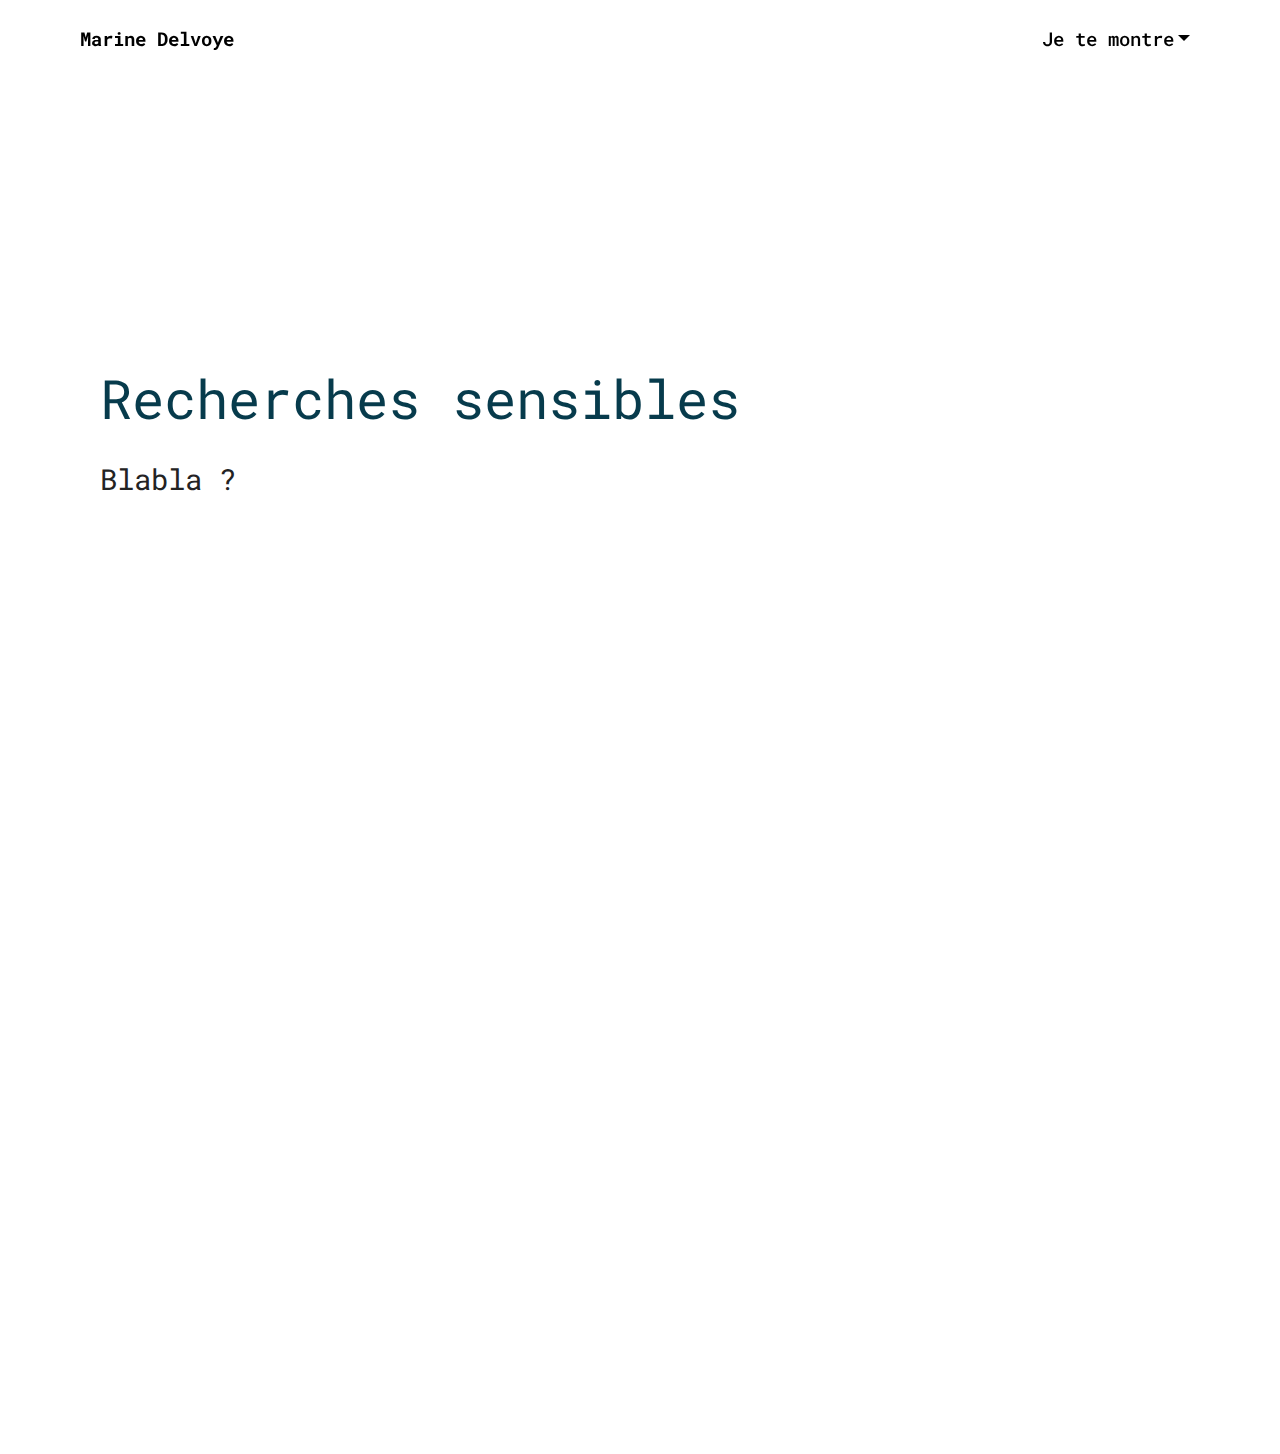
<file: index.html>
<!DOCTYPE html>
<html >
<head>
  <!-- Site made with Mobirise Website Builder v4.8.6, https://mobirise.com -->
  <meta charset="UTF-8">
  <meta http-equiv="X-UA-Compatible" content="IE=edge">
  <meta name="generator" content="Mobirise v4.8.6, mobirise.com">
  <meta name="viewport" content="width=device-width, initial-scale=1, minimum-scale=1">
  <link rel="shortcut icon" href="assets/images/logo2.png" type="image/x-icon">
  <meta name="description" content="">
  <title>Home</title>
  <link rel="stylesheet" href="assets/web/assets/mobirise-icons/mobirise-icons.css">
  <link rel="stylesheet" href="assets/web/assets/mobirise-icons2/mobirise2.css">
  <link rel="stylesheet" href="assets/tether/tether.min.css">
  <link rel="stylesheet" href="assets/bootstrap/css/bootstrap.min.css">
  <link rel="stylesheet" href="assets/bootstrap/css/bootstrap-grid.min.css">
  <link rel="stylesheet" href="assets/bootstrap/css/bootstrap-reboot.min.css">
  <link rel="stylesheet" href="assets/animatecss/animate.min.css">
  <link rel="stylesheet" href="assets/dropdown/css/style.css">
  <link rel="stylesheet" href="assets/theme/css/style.css">
  <link rel="stylesheet" href="assets/mobirise/css/mbr-additional.css" type="text/css">
  
  
  
</head>
<body>
  <section class="menu cid-qTkzRZLJNu" once="menu" id="menu1-0">

    

    <nav class="navbar navbar-expand beta-menu navbar-dropdown align-items-center navbar-fixed-top navbar-toggleable-sm bg-color transparent">
        <button class="navbar-toggler navbar-toggler-right" type="button" data-toggle="collapse" data-target="#navbarSupportedContent" aria-controls="navbarSupportedContent" aria-expanded="false" aria-label="Toggle navigation">
            <div class="hamburger">
                <span></span>
                <span></span>
                <span></span>
                <span></span>
            </div>
        </button>
        <div class="menu-logo">
            <div class="navbar-brand">
                
                <span class="navbar-caption-wrap"><a class="navbar-caption text-black display-4" href="index.html">Marine Delvoye</a></span>
            </div>
        </div>
        <div class="collapse navbar-collapse" id="navbarSupportedContent">
            <ul class="navbar-nav nav-dropdown nav-right" data-app-modern-menu="true"><li class="nav-item dropdown open">
                    <a class="nav-link link dropdown-toggle text-black display-4" href="illustrations.html" aria-expanded="true" data-toggle="dropdown-submenu">Je te montre</a><div class="dropdown-menu"><a class="dropdown-item text-black display-4" href="illustrations.html" aria-expanded="false">Illustrations</a><a class="dropdown-item text-black display-4" href="carnets.html" aria-expanded="false">Carnets</a><a class="dropdown-item text-black display-4" href="collaborations.html" aria-expanded="false">Collaborations</a><a class="dropdown-item text-black display-4" href="illustrations.html" aria-expanded="false">Où me joindre</a></div>
                </li></ul>
            
        </div>
    </nav>
</section>

<section class="engine"><a href="https://mobirise.info/f">simple site maker</a></section><section class="header9 cid-r96csTwDpN mbr-fullscreen" id="header9-z">

    

    

    <div class="container">
        <div class="media-container-column mbr-white col-md-8">
            <h1 class="mbr-section-title align-left mbr-bold pb-3 mbr-fonts-style display-1"><span style="font-weight: normal;">
                Recherches sensibles</span></h1>
            
            <p class="mbr-text align-left pb-3 mbr-fonts-style display-5">Blabla ?&nbsp;</p>
            
        </div>
    </div>

    
</section>

<section class="features2 cid-r96g5rKijL" id="features2-19">

    

    
    
    <div class="container">
        <div class="media-container-row">
            <div class="card p-3 col-12 col-md-6 col-lg-4">
                <div class="card-wrapper">
                    <div class="card-img">
                        <img src="assets/images/etiquette-illustration-676x507.png" alt="Mobirise" title="">
                    </div>
                    <div class="card-box">
                        <h4 class="card-title pb-3 mbr-fonts-style display-5"><a href="illustrations.html" class="text-black">
                            ILLUSTRATIONS</a></h4>
                        <p class="mbr-text mbr-fonts-style display-7"></p>
                    </div>
                </div>
            </div>

            <div class="card p-3 col-12 col-md-6 col-lg-4">
                <div class="card-wrapper">
                    <div class="card-img">
                        <img src="assets/images/etiquette-carnet-ii-676x507.png" alt="Mobirise" title="">
                    </div>
                    <div class="card-box ">
                        <h4 class="card-title pb-3 mbr-fonts-style display-5"><a href="carnets.html" class="text-black">
                            CARNETS</a></h4>
                        <p class="mbr-text mbr-fonts-style display-7"></p>
                    </div>
                </div>
            </div>

            <div class="card p-3 col-12 col-md-6 col-lg-4">
                <div class="card-wrapper">
                    <div class="card-img">
                        <img src="assets/images/untitled-1-676x507.png" alt="Mobirise" title="">
                    </div>
                    <div class="card-box">
                        <h4 class="card-title pb-3 mbr-fonts-style display-5"><a href="collaborations.html" class="text-black">
                            COLLABORATIONS</a></h4>
                        <p class="mbr-text mbr-fonts-style display-7"><a href="https://mobirise.co">n more...</a>
                        </p>
                    </div>
                </div>
            </div>

            
        </div>
    </div>
</section>

<section once="" class="cid-r96p0AcWuY" id="footer6-1a">

    

    

    <div class="container">
        <div class="media-container-row align-center mbr-white">
            <div class="col-12">
                <p class="mbr-text mb-0 mbr-fonts-style display-7">
                    © Copyright 2017 Marine Delvoye - All Rights Reserved
                </p>
            </div>
        </div>
    </div>
</section>


  <script src="assets/web/assets/jquery/jquery.min.js"></script>
  <script src="assets/tether/tether.min.js"></script>
  <script src="assets/popper/popper.min.js"></script>
  <script src="assets/bootstrap/js/bootstrap.min.js"></script>
  <script src="assets/smoothscroll/smooth-scroll.js"></script>
  <script src="assets/touchswipe/jquery.touch-swipe.min.js"></script>
  <script src="assets/viewportchecker/jquery.viewportchecker.js"></script>
  <script src="assets/dropdown/js/script.min.js"></script>
  <script src="assets/theme/js/script.js"></script>
  
  
 <div id="scrollToTop" class="scrollToTop mbr-arrow-up"><a style="text-align: center;"><i></i></a></div>
    <input name="animation" type="hidden">
  </body>
</html>
</file>
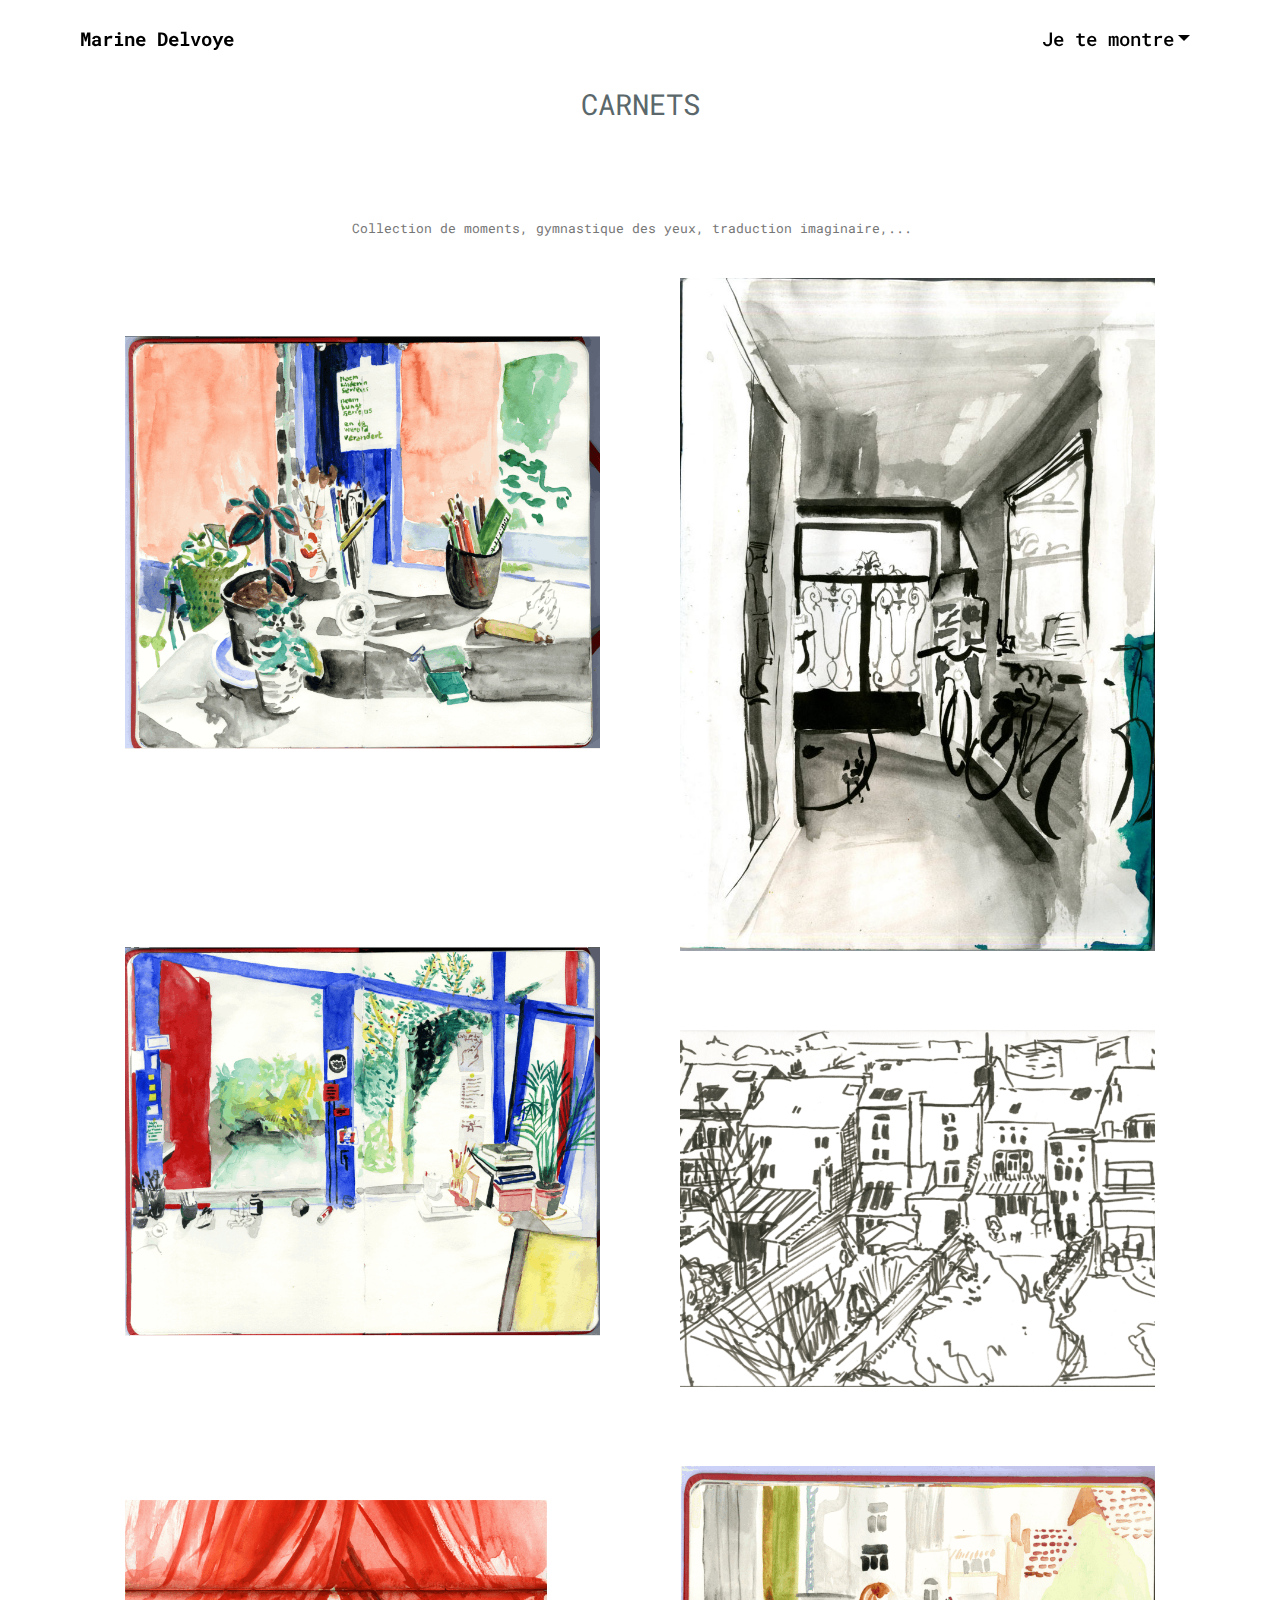
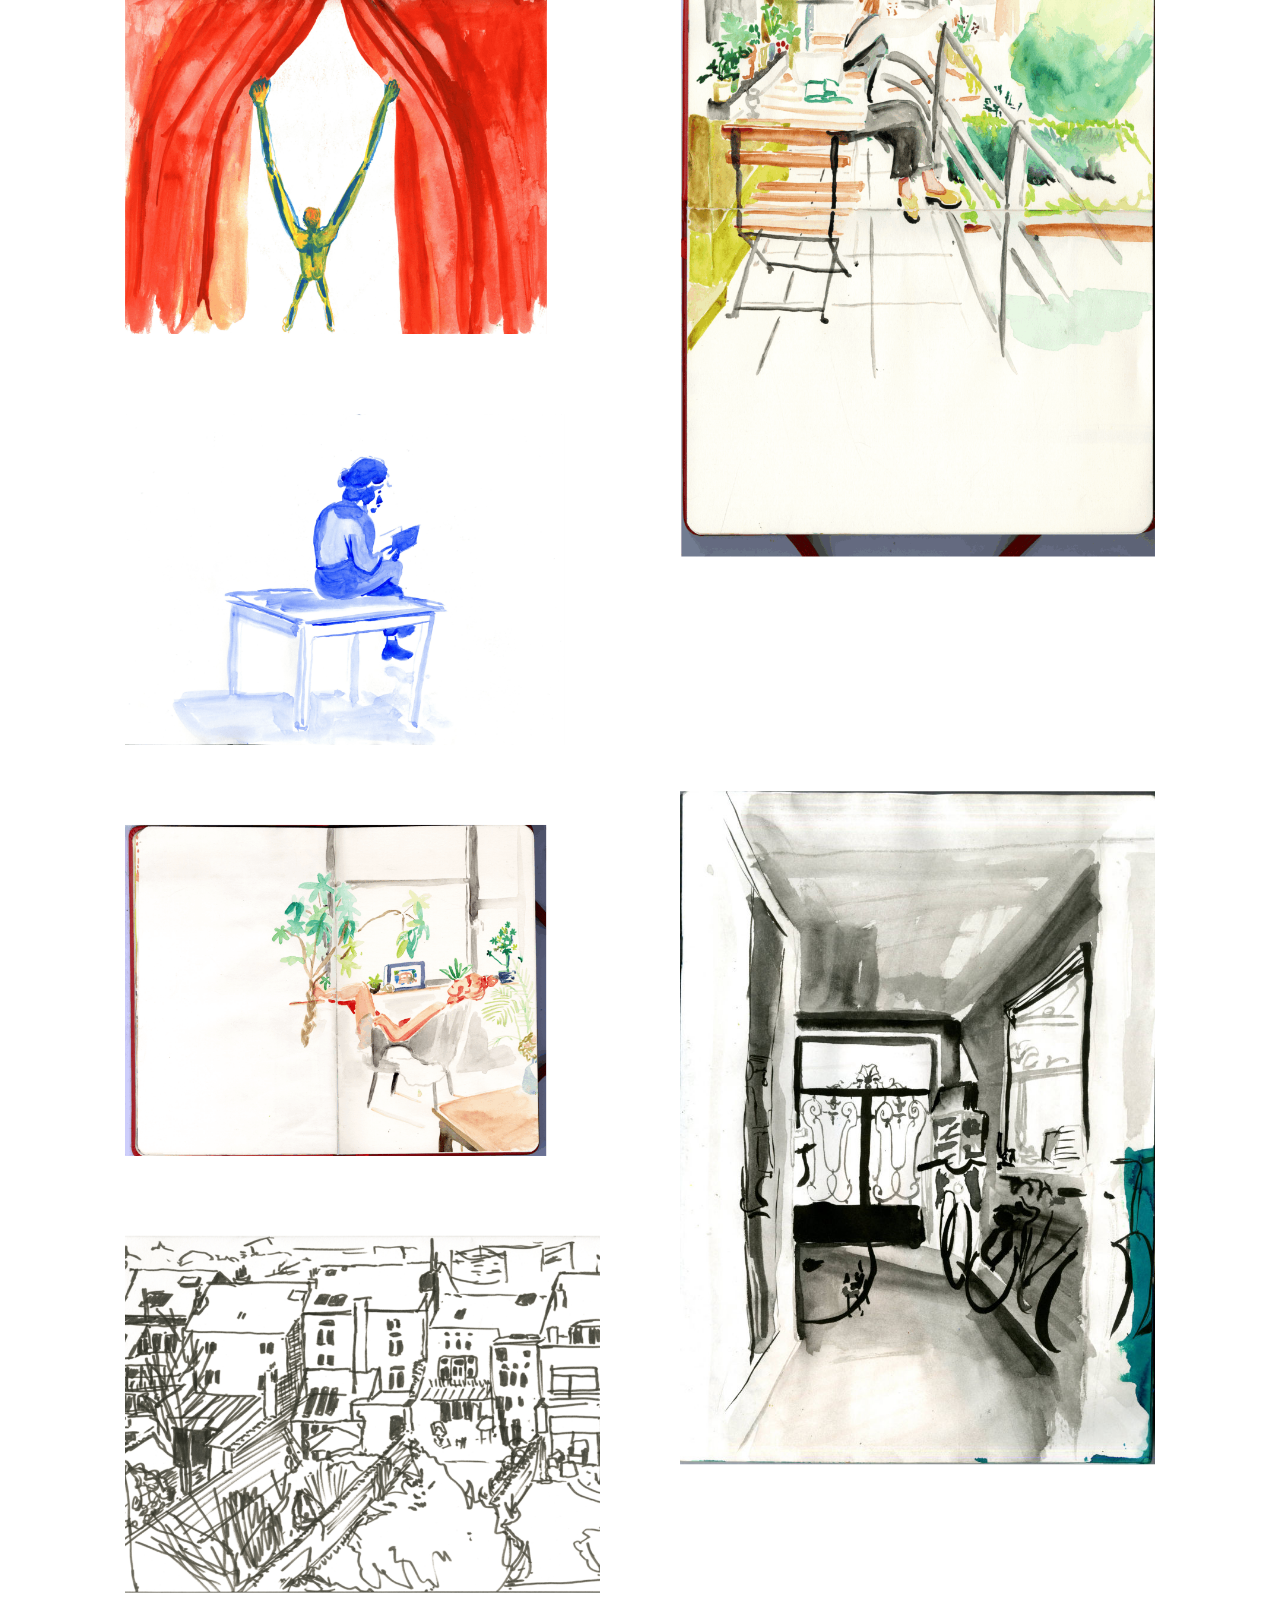
<file: carnets.html>
<!DOCTYPE html>
<html >
<head>
  <!-- Site made with Mobirise Website Builder v4.8.6, https://mobirise.com -->
  <meta charset="UTF-8">
  <meta http-equiv="X-UA-Compatible" content="IE=edge">
  <meta name="generator" content="Mobirise v4.8.6, mobirise.com">
  <meta name="viewport" content="width=device-width, initial-scale=1, minimum-scale=1">
  <link rel="shortcut icon" href="assets/images/logo2.png" type="image/x-icon">
  <meta name="description" content="Web Site Builder Description">
  <title>Carnets</title>
  <link rel="stylesheet" href="assets/web/assets/mobirise-icons/mobirise-icons.css">
  <link rel="stylesheet" href="assets/web/assets/mobirise-icons2/mobirise2.css">
  <link rel="stylesheet" href="assets/tether/tether.min.css">
  <link rel="stylesheet" href="assets/bootstrap/css/bootstrap.min.css">
  <link rel="stylesheet" href="assets/bootstrap/css/bootstrap-grid.min.css">
  <link rel="stylesheet" href="assets/bootstrap/css/bootstrap-reboot.min.css">
  <link rel="stylesheet" href="assets/dropdown/css/style.css">
  <link rel="stylesheet" href="assets/animatecss/animate.min.css">
  <link rel="stylesheet" href="assets/theme/css/style.css">
  <link rel="stylesheet" href="assets/gallery/style.css">
  <link rel="stylesheet" href="assets/mobirise/css/mbr-additional.css" type="text/css">
  
  
  
</head>
<body>
  <section class="menu cid-qTkzRZLJNu" once="menu" id="menu1-c">

    

    <nav class="navbar navbar-expand beta-menu navbar-dropdown align-items-center navbar-fixed-top navbar-toggleable-sm bg-color transparent">
        <button class="navbar-toggler navbar-toggler-right" type="button" data-toggle="collapse" data-target="#navbarSupportedContent" aria-controls="navbarSupportedContent" aria-expanded="false" aria-label="Toggle navigation">
            <div class="hamburger">
                <span></span>
                <span></span>
                <span></span>
                <span></span>
            </div>
        </button>
        <div class="menu-logo">
            <div class="navbar-brand">
                
                <span class="navbar-caption-wrap"><a class="navbar-caption text-black display-4" href="index.html">Marine Delvoye</a></span>
            </div>
        </div>
        <div class="collapse navbar-collapse" id="navbarSupportedContent">
            <ul class="navbar-nav nav-dropdown nav-right" data-app-modern-menu="true"><li class="nav-item dropdown open">
                    <a class="nav-link link dropdown-toggle text-black display-4" href="illustrations.html" aria-expanded="true" data-toggle="dropdown-submenu">Je te montre</a><div class="dropdown-menu"><a class="dropdown-item text-black display-4" href="illustrations.html" aria-expanded="false">Illustrations</a><a class="dropdown-item text-black display-4" href="carnets.html" aria-expanded="false">Carnets</a><a class="dropdown-item text-black display-4" href="collaborations.html" aria-expanded="false">Collaborations</a><a class="dropdown-item text-black display-4" href="illustrations.html" aria-expanded="false">Où me joindre</a></div>
                </li></ul>
            
        </div>
    </nav>
</section>

<section class="engine"><a href="https://mobirise.info/r">free bootstrap templates</a></section><section class="mbr-section content5 cid-r95pR6ibnv" id="content5-t">

    

    

    <div class="container">
        <div class="media-container-row">
            <div class="title col-12 col-md-8">
                <h2 class="align-center mbr-bold mbr-white pb-3 mbr-fonts-style display-5"><span style="font-weight: normal;">CARNETS</span></h2>
                
                
                
            </div>
        </div>
    </div>
</section>

<section class="mbr-section article content1 cid-r95pY1ogqP" id="content1-u">
    
     

    <div class="container">
        <div class="media-container-row">
            <div class="mbr-text col-12 col-md-8 mbr-fonts-style display-7">Collection de moments, gymnastique des yeux, traduction imaginaire,... &nbsp;</div>
        </div>
    </div>
</section>

<section class="mbr-gallery mbr-slider-carousel cid-r95qoaWwRf" id="gallery1-x">

    

    <div class="container">
        <div><!-- Filter --><!-- Gallery --><div class="mbr-gallery-row"><div class="mbr-gallery-layout-default"><div><div><div class="mbr-gallery-item mbr-gallery-item--p5" data-video-url="false" data-tags="Impressionnant"><div href="#lb-gallery1-x" data-slide-to="0" data-toggle="modal"><img src="assets/images/untitled-1-1920x2148-800x895.png" alt="" title=""><span class="icon-focus"></span></div></div><div class="mbr-gallery-item mbr-gallery-item--p5" data-video-url="false" data-tags="Créatif"><div href="#lb-gallery1-x" data-slide-to="1" data-toggle="modal"><img src="assets/images/img023-2000x2832-800x1133.jpg" alt="" title=""><span class="icon-focus"></span></div></div><div class="mbr-gallery-item mbr-gallery-item--p5" data-video-url="false" data-tags="Adaptatif"><div href="#lb-gallery1-x" data-slide-to="2" data-toggle="modal"><img src="assets/images/bureau-2-1920x2148-800x895.png" alt="" title=""><span class="icon-focus"></span></div></div><div class="mbr-gallery-item mbr-gallery-item--p5" data-video-url="false" data-tags="Animé"><div href="#lb-gallery1-x" data-slide-to="3" data-toggle="modal"><img src="assets/images/etiquette-carnet-ii-1024x768-800x600.png" alt="" title=""><span class="icon-focus"></span></div></div><div class="mbr-gallery-item mbr-gallery-item--p5" data-video-url="false" data-tags="Impressionnant"><div href="#lb-gallery1-x" data-slide-to="4" data-toggle="modal"><img src="assets/images/justine-1080x1920-800x1422.png" alt="" title=""><span class="icon-focus"></span></div></div><div class="mbr-gallery-item mbr-gallery-item--p5" data-video-url="false" data-tags="Impressionnant"><div href="#lb-gallery1-x" data-slide-to="5" data-toggle="modal"><img src="assets/images/hello-1184x1080-800x730.png" alt="" title=""><span class="icon-focus"></span></div></div><div class="mbr-gallery-item mbr-gallery-item--p5" data-video-url="false" data-tags="Adaptatif"><div href="#lb-gallery1-x" data-slide-to="6" data-toggle="modal"><img src="assets/images/autre-1552x1080-800x557.png" alt="" title=""><span class="icon-focus"></span></div></div><div class="mbr-gallery-item mbr-gallery-item--p5" data-video-url="false" data-tags="Créatif"><div href="#lb-gallery1-x" data-slide-to="7" data-toggle="modal"><img src="assets/images/img023-2000x2832-800x1133.jpg" alt="" title=""><span class="icon-focus"></span></div></div><div class="mbr-gallery-item mbr-gallery-item--p5" data-video-url="false" data-tags="Adaptatif"><div href="#lb-gallery1-x" data-slide-to="8" data-toggle="modal"><img src="assets/images/justine-2-1552x1080-800x557.png" alt="" title=""><span class="icon-focus"></span></div></div><div class="mbr-gallery-item mbr-gallery-item--p5" data-video-url="false" data-tags="Animé"><div href="#lb-gallery1-x" data-slide-to="9" data-toggle="modal"><img src="assets/images/etiquette-carnet-ii-1024x768-800x600.png" alt="" title=""><span class="icon-focus"></span></div></div></div></div><div class="clearfix"></div></div></div><!-- Lightbox --><div data-app-prevent-settings="" class="mbr-slider modal fade carousel slide" tabindex="-1" data-keyboard="true" data-interval="false" id="lb-gallery1-x"><div class="modal-dialog"><div class="modal-content"><div class="modal-body"><ol class="carousel-indicators"><li data-app-prevent-settings="" data-target="#lb-gallery1-x" data-slide-to="0"></li><li data-app-prevent-settings="" data-target="#lb-gallery1-x" data-slide-to="1"></li><li data-app-prevent-settings="" data-target="#lb-gallery1-x" data-slide-to="2"></li><li data-app-prevent-settings="" data-target="#lb-gallery1-x" data-slide-to="3"></li><li data-app-prevent-settings="" data-target="#lb-gallery1-x" data-slide-to="4"></li><li data-app-prevent-settings="" data-target="#lb-gallery1-x" data-slide-to="5"></li><li data-app-prevent-settings="" data-target="#lb-gallery1-x" data-slide-to="6"></li><li data-app-prevent-settings="" data-target="#lb-gallery1-x" data-slide-to="7"></li><li data-app-prevent-settings="" data-target="#lb-gallery1-x" data-slide-to="8"></li><li data-app-prevent-settings="" data-target="#lb-gallery1-x" class=" active" data-slide-to="9"></li></ol><div class="carousel-inner"><div class="carousel-item"><img src="assets/images/untitled-1-1920x2148.png" alt="" title=""></div><div class="carousel-item"><img src="assets/images/img023-2000x2832.jpg" alt="" title=""></div><div class="carousel-item"><img src="assets/images/bureau-2-1920x2148.png" alt="" title=""></div><div class="carousel-item"><img src="assets/images/etiquette-carnet-ii-1024x768.png" alt="" title=""></div><div class="carousel-item"><img src="assets/images/justine-1080x1920.png" alt="" title=""></div><div class="carousel-item"><img src="assets/images/hello-1184x1080.png" alt="" title=""></div><div class="carousel-item"><img src="assets/images/autre-1552x1080.png" alt="" title=""></div><div class="carousel-item"><img src="assets/images/img023-2000x2832.jpg" alt="" title=""></div><div class="carousel-item"><img src="assets/images/justine-2-1552x1080.png" alt="" title=""></div><div class="carousel-item active"><img src="assets/images/etiquette-carnet-ii-1024x768.png" alt="" title=""></div></div><a class="carousel-control carousel-control-prev" role="button" data-slide="prev" href="#lb-gallery1-x"><span class="mbri-left mbr-iconfont" aria-hidden="true"></span><span class="sr-only">Previous</span></a><a class="carousel-control carousel-control-next" role="button" data-slide="next" href="#lb-gallery1-x"><span class="mbri-right mbr-iconfont" aria-hidden="true"></span><span class="sr-only">Next</span></a><a class="close" href="#" role="button" data-dismiss="modal"><span class="sr-only">Close</span></a></div></div></div></div></div>
    </div>

</section>

<section once="" class="cid-r96xgD36pM" id="footer6-1c">

    

    

    <div class="container">
        <div class="media-container-row align-center mbr-white">
            <div class="col-12">
                <p class="mbr-text mb-0 mbr-fonts-style display-7">
                    © Copyright 2017 Marine Delvoye - All Rights Reserved
                </p>
            </div>
        </div>
    </div>
</section>


  <script src="assets/web/assets/jquery/jquery.min.js"></script>
  <script src="assets/tether/tether.min.js"></script>
  <script src="assets/popper/popper.min.js"></script>
  <script src="assets/bootstrap/js/bootstrap.min.js"></script>
  <script src="assets/dropdown/js/script.min.js"></script>
  <script src="assets/touchswipe/jquery.touch-swipe.min.js"></script>
  <script src="assets/viewportchecker/jquery.viewportchecker.js"></script>
  <script src="assets/smoothscroll/smooth-scroll.js"></script>
  <script src="assets/bootstrapcarouselswipe/bootstrap-carousel-swipe.js"></script>
  <script src="assets/vimeoplayer/jquery.mb.vimeo_player.js"></script>
  <script src="assets/masonry/masonry.pkgd.min.js"></script>
  <script src="assets/imagesloaded/imagesloaded.pkgd.min.js"></script>
  <script src="assets/theme/js/script.js"></script>
  <script src="assets/gallery/player.min.js"></script>
  <script src="assets/gallery/script.js"></script>
  <script src="assets/slidervideo/script.js"></script>
  
  
 <div id="scrollToTop" class="scrollToTop mbr-arrow-up"><a style="text-align: center;"><i></i></a></div>
    <input name="animation" type="hidden">
  </body>
</html>
</file>
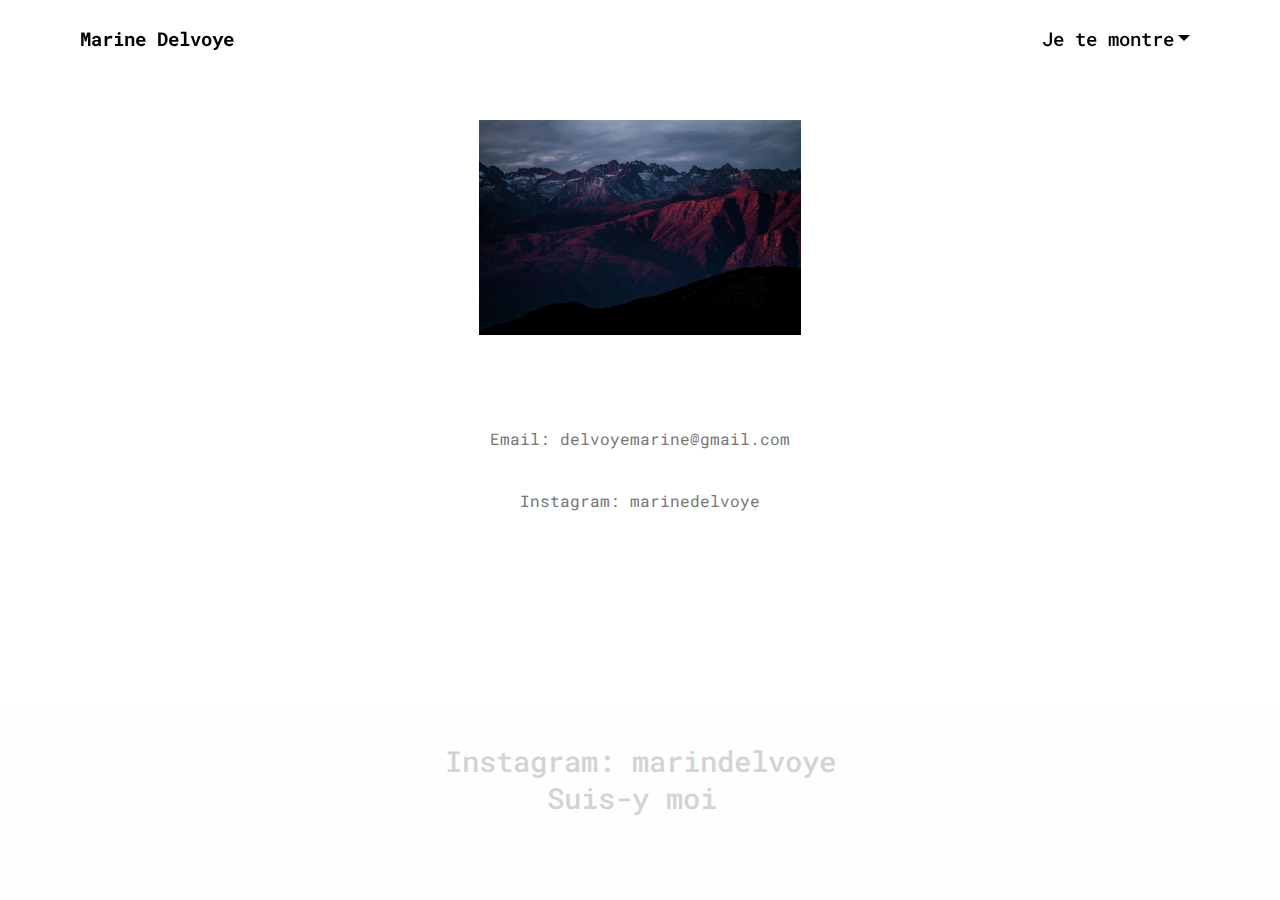
<file: contact.html>
<!DOCTYPE html>
<html >
<head>
  <!-- Site made with Mobirise Website Builder v4.8.6, https://mobirise.com -->
  <meta charset="UTF-8">
  <meta http-equiv="X-UA-Compatible" content="IE=edge">
  <meta name="generator" content="Mobirise v4.8.6, mobirise.com">
  <meta name="viewport" content="width=device-width, initial-scale=1, minimum-scale=1">
  <link rel="shortcut icon" href="assets/images/logo2.png" type="image/x-icon">
  <meta name="description" content="Website Creator Description">
  <title>Contact</title>
  <link rel="stylesheet" href="assets/web/assets/mobirise-icons2/mobirise2.css">
  <link rel="stylesheet" href="assets/web/assets/mobirise-icons/mobirise-icons.css">
  <link rel="stylesheet" href="assets/tether/tether.min.css">
  <link rel="stylesheet" href="assets/bootstrap/css/bootstrap.min.css">
  <link rel="stylesheet" href="assets/bootstrap/css/bootstrap-grid.min.css">
  <link rel="stylesheet" href="assets/bootstrap/css/bootstrap-reboot.min.css">
  <link rel="stylesheet" href="assets/dropdown/css/style.css">
  <link rel="stylesheet" href="assets/animatecss/animate.min.css">
  <link rel="stylesheet" href="assets/style.css">
  <link rel="stylesheet" href="assets/slick.css">
  <link rel="stylesheet" href="assets/theme/css/style.css">
  <link rel="stylesheet" href="assets/mobirise/css/mbr-additional.css" type="text/css">
  
  
  
</head>
<body>
  <section class="menu cid-qTkzRZLJNu" once="menu" id="menu1-e">

    

    <nav class="navbar navbar-expand beta-menu navbar-dropdown align-items-center navbar-fixed-top navbar-toggleable-sm bg-color transparent">
        <button class="navbar-toggler navbar-toggler-right" type="button" data-toggle="collapse" data-target="#navbarSupportedContent" aria-controls="navbarSupportedContent" aria-expanded="false" aria-label="Toggle navigation">
            <div class="hamburger">
                <span></span>
                <span></span>
                <span></span>
                <span></span>
            </div>
        </button>
        <div class="menu-logo">
            <div class="navbar-brand">
                
                <span class="navbar-caption-wrap"><a class="navbar-caption text-black display-4" href="index.html">Marine Delvoye</a></span>
            </div>
        </div>
        <div class="collapse navbar-collapse" id="navbarSupportedContent">
            <ul class="navbar-nav nav-dropdown nav-right" data-app-modern-menu="true"><li class="nav-item dropdown open">
                    <a class="nav-link link dropdown-toggle text-black display-4" href="illustrations.html" aria-expanded="true" data-toggle="dropdown-submenu">Je te montre</a><div class="dropdown-menu"><a class="dropdown-item text-black display-4" href="illustrations.html" aria-expanded="false">Illustrations</a><a class="dropdown-item text-black display-4" href="carnets.html" aria-expanded="false">Carnets</a><a class="dropdown-item text-black display-4" href="collaborations.html" aria-expanded="false">Collaborations</a><a class="dropdown-item text-black display-4" href="illustrations.html" aria-expanded="false">Où me joindre</a></div>
                </li></ul>
            
        </div>
    </nav>
</section>

<section class="engine"><a href="https://mobirise.info/t">amp templates</a></section><section class="cid-r9nVJCvLi7" id="image3-1g">

    

    <figure class="mbr-figure container">
            <div class="image-block" style="width: 29%;">
                <img src="assets/images/jumbotron.jpg" width="1400" alt="Mobirise">
                
            </div>
    </figure>
</section>

<section class="mbr-section article content1 cid-r96xKZdarg" id="content1-1e">
    
     

    <div class="container">
        <div class="media-container-row">
            <div class="mbr-text col-12 col-md-8 mbr-fonts-style display-5"><p>
                <strong> </strong></p><p><span style="font-size: 1rem;">Email: delvoyemarine@gmail.com</span></p><p><span style="font-size: 1rem;">Instagram: marinedelvoye</span></p><p><span style="font-size: 1rem;"><br></span><br></p></div>
        </div>
    </div>
</section>

<section class="mbr-instagram-feed" data-rows="" data-per-row-slider="7" data-spacing="5" data-full-width="" data-token="308002906.727bfe1.8b42411e8a5247e5a02ebbf846344a40" data-per-row-grid="" id="instagram-feed-block-1y" data-rv-view="1730" style="background-color: rgb(250, 250, 250); padding-top: 40px; padding-bottom: 40px;">
    
    <div class="container container_toggle">
        <div class="row">
            <div class="col">
                <div class="inst">
                    <h1 class="inst__title align-center mbr-fonts-style display-5">Instagram: marindelvoye <br>Suis-y moi&nbsp;</h1>
                    <div class="inst__content"></div>
                    
                </div>
            </div>
        </div>
    </div>
</section>


  <script src="assets/web/assets/jquery/jquery.min.js"></script>
  <script src="assets/tether/tether.min.js"></script>
  <script src="assets/popper/popper.min.js"></script>
  <script src="assets/bootstrap/js/bootstrap.min.js"></script>
  <script src="assets/smoothscroll/smooth-scroll.js"></script>
  <script src="assets/viewportchecker/jquery.viewportchecker.js"></script>
  <script src="assets/dropdown/js/script.min.js"></script>
  <script src="assets/touchswipe/jquery.touch-swipe.min.js"></script>
  <script src="assets/index.js"></script>
  <script src="assets/slick.min.js"></script>
  <script src="assets/theme/js/script.js"></script>
  
  
 <div id="scrollToTop" class="scrollToTop mbr-arrow-up"><a style="text-align: center;"><i></i></a></div>
    <input name="animation" type="hidden">
  </body>
</html>
</file>
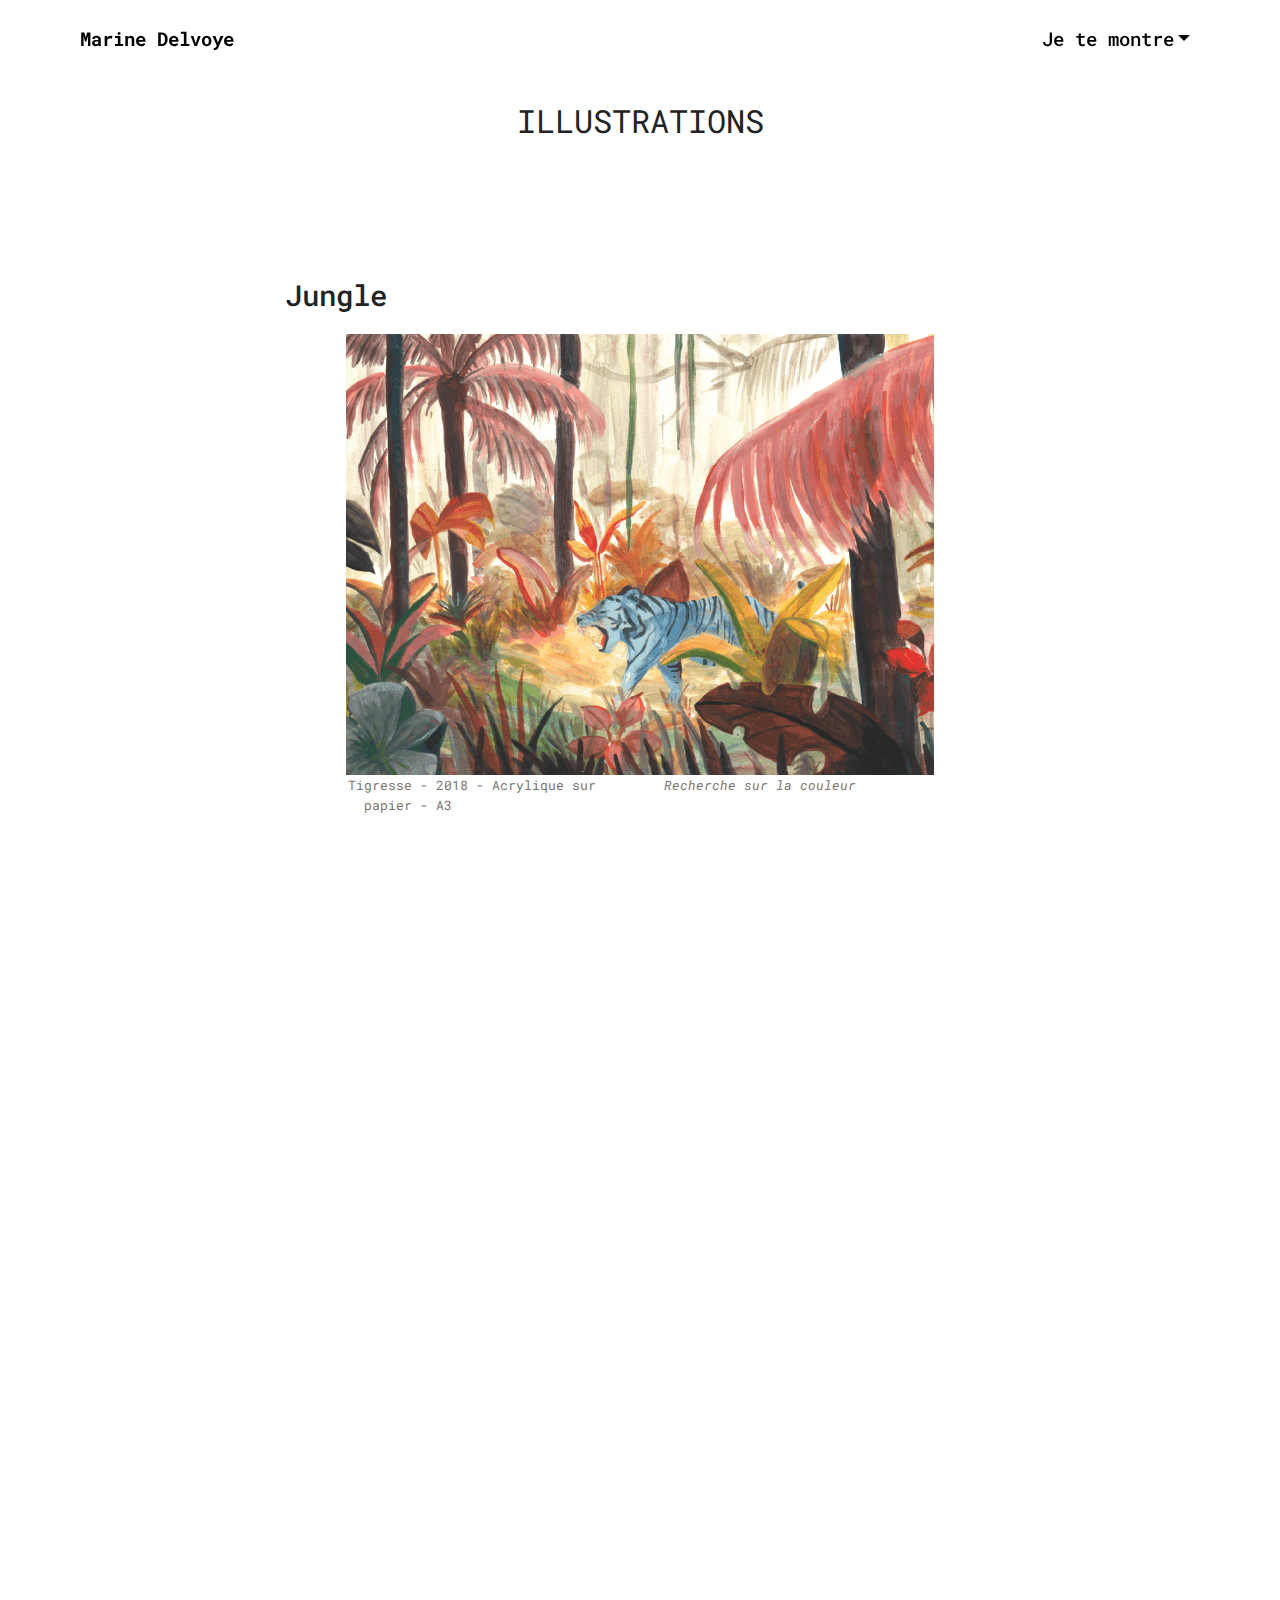
<file: illustrations.html>
<!DOCTYPE html>
<html >
<head>
  <!-- Site made with Mobirise Website Builder v4.8.6, https://mobirise.com -->
  <meta charset="UTF-8">
  <meta http-equiv="X-UA-Compatible" content="IE=edge">
  <meta name="generator" content="Mobirise v4.8.6, mobirise.com">
  <meta name="viewport" content="width=device-width, initial-scale=1, minimum-scale=1">
  <link rel="shortcut icon" href="assets/images/logo2.png" type="image/x-icon">
  <meta name="description" content="Web Maker Description">
  <title>Illustrations</title>
  <link rel="stylesheet" href="assets/web/assets/mobirise-icons2/mobirise2.css">
  <link rel="stylesheet" href="assets/tether/tether.min.css">
  <link rel="stylesheet" href="assets/bootstrap/css/bootstrap.min.css">
  <link rel="stylesheet" href="assets/bootstrap/css/bootstrap-grid.min.css">
  <link rel="stylesheet" href="assets/bootstrap/css/bootstrap-reboot.min.css">
  <link rel="stylesheet" href="assets/dropdown/css/style.css">
  <link rel="stylesheet" href="assets/animatecss/animate.min.css">
  <link rel="stylesheet" href="assets/theme/css/style.css">
  <link rel="stylesheet" href="assets/mobirise/css/mbr-additional.css" type="text/css">
  
  
  
</head>
<body>
  <section class="menu cid-qTkzRZLJNu" once="menu" id="menu1-b">

    

    <nav class="navbar navbar-expand beta-menu navbar-dropdown align-items-center navbar-fixed-top navbar-toggleable-sm bg-color transparent">
        <button class="navbar-toggler navbar-toggler-right" type="button" data-toggle="collapse" data-target="#navbarSupportedContent" aria-controls="navbarSupportedContent" aria-expanded="false" aria-label="Toggle navigation">
            <div class="hamburger">
                <span></span>
                <span></span>
                <span></span>
                <span></span>
            </div>
        </button>
        <div class="menu-logo">
            <div class="navbar-brand">
                
                <span class="navbar-caption-wrap"><a class="navbar-caption text-black display-4" href="index.html">Marine Delvoye</a></span>
            </div>
        </div>
        <div class="collapse navbar-collapse" id="navbarSupportedContent">
            <ul class="navbar-nav nav-dropdown nav-right" data-app-modern-menu="true"><li class="nav-item dropdown open">
                    <a class="nav-link link dropdown-toggle text-black display-4" href="illustrations.html" aria-expanded="true" data-toggle="dropdown-submenu">Je te montre</a><div class="dropdown-menu"><a class="dropdown-item text-black display-4" href="illustrations.html" aria-expanded="false">Illustrations</a><a class="dropdown-item text-black display-4" href="carnets.html" aria-expanded="false">Carnets</a><a class="dropdown-item text-black display-4" href="collaborations.html" aria-expanded="false">Collaborations</a><a class="dropdown-item text-black display-4" href="illustrations.html" aria-expanded="false">Où me joindre</a></div>
                </li></ul>
            
        </div>
    </nav>
</section>

<section class="engine"><a href="https://mobirise.info/r">bootstrap template</a></section><section class="mbr-section content5 cid-r95gF58H1J" id="content5-n">

    

    

    <div class="container">
        <div class="media-container-row">
            <div class="title col-12 col-md-8">
                <h2 class="align-center mbr-bold mbr-white pb-3 mbr-fonts-style display-2"><span style="font-weight: normal;">
                    ILLUSTRATIONS</span></h2>
                
                
                
            </div>
        </div>
    </div>
</section>

<section class="mbr-section content4 cid-r95ei8vxff" id="content4-k">

    

    <div class="container">
        <div class="media-container-row">
            <div class="title col-12 col-md-8">
                <h2 class="align-center pb-3 mbr-fonts-style display-5">Jungle</h2>
                
                
            </div>
        </div>
    </div>
</section>

<section class="cid-r95ivIqjPI" id="image1-o">

    

    <figure class="mbr-figure container">
            <div class="image-block" style="width: 53%;">
                <img src="assets/images/tigre-1024x768.png" width="1400" alt="Mobirise" title="">
                
            </div>
    </figure>
</section>

<section class="mbr-section article content3 cid-r95nP97lsJ" id="content3-r">
      
     

    <div class="container">
        <div class="media-container-row">
            <div class="row col-12 col-md-8">
                <div class="col-12 col-md-6 pr-lg-4 mbr-text mbr-fonts-style display-7"><p>&nbsp; &nbsp; &nbsp; Tigresse - 2018 - Acrylique sur &nbsp; &nbsp; &nbsp; &nbsp; &nbsp; papier - A3</p><p>&nbsp;&nbsp;&nbsp;&nbsp;&nbsp;&nbsp;&nbsp;&nbsp;<br>&nbsp;&nbsp;&nbsp;&nbsp;&nbsp;&nbsp;&nbsp;&nbsp;&nbsp;&nbsp;&nbsp;&nbsp;<br></p></div>
                <div class="col-12 col-md-6 pl-lg-4 mbr-text mbr-fonts-style display-7"><em>Recherche sur la couleur</em></div>
            </div>
        </div>
    </div>
</section>

<section class="mbr-section content4 cid-raIlh0cZeS" id="content4-1h">

    

    <div class="container">
        <div class="media-container-row">
            <div class="title col-12 col-md-8">
                <h2 class="align-center pb-3 mbr-fonts-style display-5">Danse</h2>
                
                
            </div>
        </div>
    </div>
</section>

<section class="cid-raIlihy7tD" id="image1-1j">

    

    <figure class="mbr-figure container">
            <div class="image-block" style="width: 53%;">
                <img src="assets/images/untitled-1-1176x662.png" width="1400" alt="Mobirise" title="">
                
            </div>
    </figure>
</section>

<section class="mbr-section article content3 cid-raIliH6cxC" id="content3-1k">
      
     

    <div class="container">
        <div class="media-container-row">
            <div class="row col-12 col-md-8">
                <div class="col-12 col-md-6 pr-lg-4 mbr-text mbr-fonts-style display-7"><p>&nbsp; &nbsp; &nbsp; La danse - 2018 - Ecoline sur &nbsp; &nbsp; &nbsp; &nbsp; &nbsp; &nbsp; papier&nbsp;<br>&nbsp;&nbsp;&nbsp;&nbsp;&nbsp;&nbsp;&nbsp;&nbsp;&nbsp;&nbsp;&nbsp;&nbsp;<br></p></div>
                <div class="col-12 col-md-6 pl-lg-4 mbr-text mbr-fonts-style display-7"><em>Recherche sur le corps</em></div>
            </div>
        </div>
    </div>
</section>

<section class="mbr-section content4 cid-raIvepCa0T" id="content4-1p">

    

    <div class="container">
        <div class="media-container-row">
            <div class="title col-12 col-md-8">
                <h2 class="align-center pb-3 mbr-fonts-style display-5"><strong>Promenade</strong></h2>
                
                
            </div>
        </div>
    </div>
</section>

<section class="cid-raIu73T1bc" id="image1-1m">

    

    <figure class="mbr-figure container">
            <div class="image-block" style="width: 53%;">
                <img src="assets/images/untitled-1-1176x818.png" width="1400" alt="Mobirise" title="">
                
            </div>
    </figure>
</section>

<section class="mbr-section article content3 cid-raIu9bswNA" id="content3-1n">
      
     

    <div class="container">
        <div class="media-container-row">
            <div class="row col-12 col-md-8">
                <div class="col-12 col-md-6 pr-lg-4 mbr-text mbr-fonts-style display-7"><p>&nbsp; &nbsp; &nbsp; Promenade- 2018 - Aquarelle sur &nbsp; &nbsp; &nbsp; &nbsp; &nbsp; papier brun - A5<br>&nbsp;&nbsp;&nbsp;&nbsp;&nbsp;&nbsp;&nbsp;&nbsp;&nbsp;&nbsp;&nbsp;&nbsp;<br></p></div>
                <div class="col-12 col-md-6 pl-lg-4 mbr-text mbr-fonts-style display-7"><em>Recherche sur le temps</em></div>
            </div>
        </div>
    </div>
</section>


  <script src="assets/web/assets/jquery/jquery.min.js"></script>
  <script src="assets/popper/popper.min.js"></script>
  <script src="assets/tether/tether.min.js"></script>
  <script src="assets/bootstrap/js/bootstrap.min.js"></script>
  <script src="assets/dropdown/js/script.min.js"></script>
  <script src="assets/touchswipe/jquery.touch-swipe.min.js"></script>
  <script src="assets/viewportchecker/jquery.viewportchecker.js"></script>
  <script src="assets/smoothscroll/smooth-scroll.js"></script>
  <script src="assets/theme/js/script.js"></script>
  
  
 <div id="scrollToTop" class="scrollToTop mbr-arrow-up"><a style="text-align: center;"><i></i></a></div>
    <input name="animation" type="hidden">
  </body>
</html>
</file>
<file: assets/web/assets/mobirise-icons/mobirise-icons.css>
@font-face {
  font-family: 'MobiriseIcons';
  src:  url('mobirise-icons.eot?spat4u');
  src:  url('mobirise-icons.eot?spat4u#iefix') format('embedded-opentype'),
    url('mobirise-icons.ttf?spat4u') format('truetype'),
    url('mobirise-icons.woff?spat4u') format('woff'),
    url('mobirise-icons.svg?spat4u#MobiriseIcons') format('svg');
  font-weight: normal;
  font-style: normal;
}

[class^="mbri-"], [class*=" mbri-"] {
  /* use !important to prevent issues with browser extensions that change fonts */
  font-family: MobiriseIcons !important;
  speak: none;
  font-style: normal;
  font-weight: normal;
  font-variant: normal;
  text-transform: none;
  line-height: 1;

  /* Better Font Rendering =========== */
  -webkit-font-smoothing: antialiased;
  -moz-osx-font-smoothing: grayscale;
}

.mbri-add-submenu:before {
  content: "\e900";
}
.mbri-alert:before {
  content: "\e901";
}
.mbri-align-center:before {
  content: "\e902";
}
.mbri-align-justify:before {
  content: "\e903";
}
.mbri-align-left:before {
  content: "\e904";
}
.mbri-align-right:before {
  content: "\e905";
}
.mbri-android:before {
  content: "\e906";
}
.mbri-apple:before {
  content: "\e907";
}
.mbri-arrow-down:before {
  content: "\e908";
}
.mbri-arrow-next:before {
  content: "\e909";
}
.mbri-arrow-prev:before {
  content: "\e90a";
}
.mbri-arrow-up:before {
  content: "\e90b";
}
.mbri-bold:before {
  content: "\e90c";
}
.mbri-bookmark:before {
  content: "\e90d";
}
.mbri-bootstrap:before {
  content: "\e90e";
}
.mbri-briefcase:before {
  content: "\e90f";
}
.mbri-browse:before {
  content: "\e910";
}
.mbri-bulleted-list:before {
  content: "\e911";
}
.mbri-calendar:before {
  content: "\e912";
}
.mbri-camera:before {
  content: "\e913";
}
.mbri-cart-add:before {
  content: "\e914";
}
.mbri-cart-full:before {
  content: "\e915";
}
.mbri-cash:before {
  content: "\e916";
}
.mbri-change-style:before {
  content: "\e917";
}
.mbri-chat:before {
  content: "\e918";
}
.mbri-clock:before {
  content: "\e919";
}
.mbri-close:before {
  content: "\e91a";
}
.mbri-cloud:before {
  content: "\e91b";
}
.mbri-code:before {
  content: "\e91c";
}
.mbri-contact-form:before {
  content: "\e91d";
}
.mbri-credit-card:before {
  content: "\e91e";
}
.mbri-cursor-click:before {
  content: "\e91f";
}
.mbri-cust-feedback:before {
  content: "\e920";
}
.mbri-database:before {
  content: "\e921";
}
.mbri-delivery:before {
  content: "\e922";
}
.mbri-desktop:before {
  content: "\e923";
}
.mbri-devices:before {
  content: "\e924";
}
.mbri-down:before {
  content: "\e925";
}
.mbri-download:before {
  content: "\e989";
}
.mbri-drag-n-drop:before {
  content: "\e927";
}
.mbri-drag-n-drop2:before {
  content: "\e928";
}
.mbri-edit:before {
  content: "\e929";
}
.mbri-edit2:before {
  content: "\e92a";
}
.mbri-error:before {
  content: "\e92b";
}
.mbri-extension:before {
  content: "\e92c";
}
.mbri-features:before {
  content: "\e92d";
}
.mbri-file:before {
  content: "\e92e";
}
.mbri-flag:before {
  content: "\e92f";
}
.mbri-folder:before {
  content: "\e930";
}
.mbri-gift:before {
  content: "\e931";
}
.mbri-github:before {
  content: "\e932";
}
.mbri-globe:before {
  content: "\e933";
}
.mbri-globe-2:before {
  content: "\e934";
}
.mbri-growing-chart:before {
  content: "\e935";
}
.mbri-hearth:before {
  content: "\e936";
}
.mbri-help:before {
  content: "\e937";
}
.mbri-home:before {
  content: "\e938";
}
.mbri-hot-cup:before {
  content: "\e939";
}
.mbri-idea:before {
  content: "\e93a";
}
.mbri-image-gallery:before {
  content: "\e93b";
}
.mbri-image-slider:before {
  content: "\e93c";
}
.mbri-info:before {
  content: "\e93d";
}
.mbri-italic:before {
  content: "\e93e";
}
.mbri-key:before {
  content: "\e93f";
}
.mbri-laptop:before {
  content: "\e940";
}
.mbri-layers:before {
  content: "\e941";
}
.mbri-left-right:before {
  content: "\e942";
}
.mbri-left:before {
  content: "\e943";
}
.mbri-letter:before {
  content: "\e944";
}
.mbri-like:before {
  content: "\e945";
}
.mbri-link:before {
  content: "\e946";
}
.mbri-lock:before {
  content: "\e947";
}
.mbri-login:before {
  content: "\e948";
}
.mbri-logout:before {
  content: "\e949";
}
.mbri-magic-stick:before {
  content: "\e94a";
}
.mbri-map-pin:before {
  content: "\e94b";
}
.mbri-menu:before {
  content: "\e94c";
}
.mbri-mobile:before {
  content: "\e94d";
}
.mbri-mobile2:before {
  content: "\e94e";
}
.mbri-mobirise:before {
  content: "\e94f";
}
.mbri-more-horizontal:before {
  content: "\e950";
}
.mbri-more-vertical:before {
  content: "\e951";
}
.mbri-music:before {
  content: "\e952";
}
.mbri-new-file:before {
  content: "\e953";
}
.mbri-numbered-list:before {
  content: "\e954";
}
.mbri-opened-folder:before {
  content: "\e955";
}
.mbri-pages:before {
  content: "\e956";
}
.mbri-paper-plane:before {
  content: "\e957";
}
.mbri-paperclip:before {
  content: "\e958";
}
.mbri-photo:before {
  content: "\e959";
}
.mbri-photos:before {
  content: "\e95a";
}
.mbri-pin:before {
  content: "\e95b";
}
.mbri-play:before {
  content: "\e95c";
}
.mbri-plus:before {
  content: "\e95d";
}
.mbri-preview:before {
  content: "\e95e";
}
.mbri-print:before {
  content: "\e95f";
}
.mbri-protect:before {
  content: "\e960";
}
.mbri-question:before {
  content: "\e961";
}
.mbri-quote-left:before {
  content: "\e962";
}
.mbri-quote-right:before {
  content: "\e963";
}
.mbri-refresh:before {
  content: "\e964";
}
.mbri-responsive:before {
  content: "\e965";
}
.mbri-right:before {
  content: "\e966";
}
.mbri-rocket:before {
  content: "\e967";
}
.mbri-sad-face:before {
  content: "\e968";
}
.mbri-sale:before {
  content: "\e969";
}
.mbri-save:before {
  content: "\e96a";
}
.mbri-search:before {
  content: "\e96b";
}
.mbri-setting:before {
  content: "\e96c";
}
.mbri-setting2:before {
  content: "\e96d";
}
.mbri-setting3:before {
  content: "\e96e";
}
.mbri-share:before {
  content: "\e96f";
}
.mbri-shopping-bag:before {
  content: "\e970";
}
.mbri-shopping-basket:before {
  content: "\e971";
}
.mbri-shopping-cart:before {
  content: "\e972";
}
.mbri-sites:before {
  content: "\e973";
}
.mbri-smile-face:before {
  content: "\e974";
}
.mbri-speed:before {
  content: "\e975";
}
.mbri-star:before {
  content: "\e976";
}
.mbri-success:before {
  content: "\e977";
}
.mbri-sun:before {
  content: "\e978";
}
.mbri-sun2:before {
  content: "\e979";
}
.mbri-tablet:before {
  content: "\e97a";
}
.mbri-tablet-vertical:before {
  content: "\e97b";
}
.mbri-target:before {
  content: "\e97c";
}
.mbri-timer:before {
  content: "\e97d";
}
.mbri-to-ftp:before {
  content: "\e97e";
}
.mbri-to-local-drive:before {
  content: "\e97f";
}
.mbri-touch-swipe:before {
  content: "\e980";
}
.mbri-touch:before {
  content: "\e981";
}
.mbri-trash:before {
  content: "\e982";
}
.mbri-underline:before {
  content: "\e983";
}
.mbri-unlink:before {
  content: "\e984";
}
.mbri-unlock:before {
  content: "\e985";
}
.mbri-up-down:before {
  content: "\e986";
}
.mbri-up:before {
  content: "\e987";
}
.mbri-update:before {
  content: "\e988";
}
.mbri-upload:before {
 content: "\e926"; 
}
.mbri-user:before {
  content: "\e98a";
}
.mbri-user2:before {
  content: "\e98b";
}
.mbri-users:before {
  content: "\e98c";
}
.mbri-video:before {
  content: "\e98d";
}
.mbri-video-play:before {
  content: "\e98e";
}
.mbri-watch:before {
  content: "\e98f";
}
.mbri-website-theme:before {
  content: "\e990";
}
.mbri-wifi:before {
  content: "\e991";
}
.mbri-windows:before {
  content: "\e992";
}
.mbri-zoom-out:before {
  content: "\e993";
}
.mbri-redo:before {
  content: "\e994";
}
.mbri-undo:before {
  content: "\e995";
}
</file>
<file: assets/web/assets/mobirise-icons2/mobirise2.css>
@font-face {
  font-family: 'Moririse2';
  src:  url('mobirise2.eot?f2bix4');
  src:  url('mobirise2.eot?f2bix4#iefix') format('embedded-opentype'),
    url('mobirise2.ttf?f2bix4') format('truetype'),
    url('mobirise2.woff?f2bix4') format('woff'),
    url('mobirise2.svg?f2bix4#mobirise2') format('svg');
  font-weight: normal;
  font-style: normal;
}

[class^="mobi-"], [class*=" mobi-"] {
  /* use !important to prevent issues with browser extensions that change fonts */
  font-family: 'Moririse2' !important;
  speak: none;
  font-style: normal;
  font-weight: normal;
  font-variant: normal;
  text-transform: none;
  line-height: 1;

  /* Better Font Rendering =========== */
  -webkit-font-smoothing: antialiased;
  -moz-osx-font-smoothing: grayscale;
}

.mobi-mbri-add-submenu:before {
  content: "\e900";
}
.mobi-mbri-alert:before {
  content: "\e901";
}
.mobi-mbri-align-center:before {
  content: "\e902";
}
.mobi-mbri-align-justify:before {
  content: "\e903";
}
.mobi-mbri-align-left:before {
  content: "\e904";
}
.mobi-mbri-align-right:before {
  content: "\e905";
}
.mobi-mbri-android:before {
  content: "\e906";
}
.mobi-mbri-apple:before {
  content: "\e907";
}
.mobi-mbri-arrow-down:before {
  content: "\e908";
}
.mobi-mbri-arrow-next:before {
  content: "\e909";
}
.mobi-mbri-arrow-prev:before {
  content: "\e90a";
}
.mobi-mbri-arrow-up:before {
  content: "\e90b";
}
.mobi-mbri-bold:before {
  content: "\e90c";
}
.mobi-mbri-bookmark:before {
  content: "\e90d";
}
.mobi-mbri-bootstrap:before {
  content: "\e90e";
}
.mobi-mbri-briefcase:before {
  content: "\e90f";
}
.mobi-mbri-browse:before {
  content: "\e910";
}
.mobi-mbri-bulleted-list:before {
  content: "\e911";
}
.mobi-mbri-calendar:before {
  content: "\e912";
}
.mobi-mbri-camera:before {
  content: "\e913";
}
.mobi-mbri-cart-add:before {
  content: "\e914";
}
.mobi-mbri-cart-full:before {
  content: "\e915";
}
.mobi-mbri-cash:before {
  content: "\e916";
}
.mobi-mbri-change-style:before {
  content: "\e917";
}
.mobi-mbri-chat:before {
  content: "\e918";
}
.mobi-mbri-clock:before {
  content: "\e919";
}
.mobi-mbri-close:before {
  content: "\e91a";
}
.mobi-mbri-cloud:before {
  content: "\e91b";
}
.mobi-mbri-code:before {
  content: "\e91c";
}
.mobi-mbri-contact-form:before {
  content: "\e91d";
}
.mobi-mbri-credit-card:before {
  content: "\e91e";
}
.mobi-mbri-cursor-click:before {
  content: "\e91f";
}
.mobi-mbri-cust-feedback:before {
  content: "\e920";
}
.mobi-mbri-database:before {
  content: "\e921";
}
.mobi-mbri-delivery:before {
  content: "\e922";
}
.mobi-mbri-desktop:before {
  content: "\e923";
}
.mobi-mbri-devices:before {
  content: "\e924";
}
.mobi-mbri-down:before {
  content: "\e925";
}
.mobi-mbri-download-2:before {
  content: "\e926";
}
.mobi-mbri-download:before {
  content: "\e927";
}
.mobi-mbri-drag-n-drop-2:before {
  content: "\e928";
}
.mobi-mbri-drag-n-drop:before {
  content: "\e929";
}
.mobi-mbri-edit-2:before {
  content: "\e92a";
}
.mobi-mbri-edit:before {
  content: "\e92b";
}
.mobi-mbri-error:before {
  content: "\e92c";
}
.mobi-mbri-extension:before {
  content: "\e92d";
}
.mobi-mbri-features:before {
  content: "\e92e";
}
.mobi-mbri-file:before {
  content: "\e92f";
}
.mobi-mbri-flag:before {
  content: "\e930";
}
.mobi-mbri-folder:before {
  content: "\e931";
}
.mobi-mbri-gift:before {
  content: "\e932";
}
.mobi-mbri-github:before {
  content: "\e933";
}
.mobi-mbri-globe-2:before {
  content: "\e934";
}
.mobi-mbri-globe:before {
  content: "\e935";
}
.mobi-mbri-growing-chart:before {
  content: "\e936";
}
.mobi-mbri-hearth:before {
  content: "\e937";
}
.mobi-mbri-help:before {
  content: "\e938";
}
.mobi-mbri-home:before {
  content: "\e939";
}
.mobi-mbri-hot-cup:before {
  content: "\e93a";
}
.mobi-mbri-idea:before {
  content: "\e93b";
}
.mobi-mbri-image-gallery:before {
  content: "\e93c";
}
.mobi-mbri-image-slider:before {
  content: "\e93d";
}
.mobi-mbri-info:before {
  content: "\e93e";
}
.mobi-mbri-italic:before {
  content: "\e93f";
}
.mobi-mbri-key:before {
  content: "\e940";
}
.mobi-mbri-laptop:before {
  content: "\e941";
}
.mobi-mbri-layers:before {
  content: "\e942";
}
.mobi-mbri-left-right:before {
  content: "\e943";
}
.mobi-mbri-left:before {
  content: "\e944";
}
.mobi-mbri-letter:before {
  content: "\e945";
}
.mobi-mbri-like:before {
  content: "\e946";
}
.mobi-mbri-link:before {
  content: "\e947";
}
.mobi-mbri-lock:before {
  content: "\e948";
}
.mobi-mbri-login:before {
  content: "\e949";
}
.mobi-mbri-logout:before {
  content: "\e94a";
}
.mobi-mbri-magic-stick:before {
  content: "\e94b";
}
.mobi-mbri-map-pin:before {
  content: "\e94c";
}
.mobi-mbri-menu:before {
  content: "\e94d";
}
.mobi-mbri-mobile-2:before {
  content: "\e94e";
}
.mobi-mbri-mobile-horizontal:before {
  content: "\e94f";
}
.mobi-mbri-mobile:before {
  content: "\e950";
}
.mobi-mbri-mobirise:before {
  content: "\e951";
}
.mobi-mbri-more-horizontal:before {
  content: "\e952";
}
.mobi-mbri-more-vertical:before {
  content: "\e953";
}
.mobi-mbri-music:before {
  content: "\e954";
}
.mobi-mbri-new-file:before {
  content: "\e955";
}
.mobi-mbri-numbered-list:before {
  content: "\e956";
}
.mobi-mbri-opened-folder:before {
  content: "\e957";
}
.mobi-mbri-pages:before {
  content: "\e958";
}
.mobi-mbri-paper-plane:before {
  content: "\e959";
}
.mobi-mbri-paperclip:before {
  content: "\e95a";
}
.mobi-mbri-phone:before {
  content: "\e95b";
}
.mobi-mbri-photo:before {
  content: "\e95c";
}
.mobi-mbri-photos:before {
  content: "\e95d";
}
.mobi-mbri-pin:before {
  content: "\e95e";
}
.mobi-mbri-play:before {
  content: "\e95f";
}
.mobi-mbri-plus:before {
  content: "\e960";
}
.mobi-mbri-preview:before {
  content: "\e961";
}
.mobi-mbri-print:before {
  content: "\e962";
}
.mobi-mbri-protect:before {
  content: "\e963";
}
.mobi-mbri-question:before {
  content: "\e964";
}
.mobi-mbri-quote-left:before {
  content: "\e965";
}
.mobi-mbri-quote-right:before {
  content: "\e966";
}
.mobi-mbri-redo:before {
  content: "\e967";
}
.mobi-mbri-refresh:before {
  content: "\e968";
}
.mobi-mbri-responsive-2:before {
  content: "\e969";
}
.mobi-mbri-responsive:before {
  content: "\e96a";
}
.mobi-mbri-right:before {
  content: "\e96b";
}
.mobi-mbri-rocket:before {
  content: "\e96c";
}
.mobi-mbri-sad-face:before {
  content: "\e96d";
}
.mobi-mbri-sale:before {
  content: "\e96e";
}
.mobi-mbri-save:before {
  content: "\e96f";
}
.mobi-mbri-search:before {
  content: "\e970";
}
.mobi-mbri-setting-2:before {
  content: "\e971";
}
.mobi-mbri-setting-3:before {
  content: "\e972";
}
.mobi-mbri-setting:before {
  content: "\e973";
}
.mobi-mbri-share:before {
  content: "\e974";
}
.mobi-mbri-shopping-bag:before {
  content: "\e975";
}
.mobi-mbri-shopping-basket:before {
  content: "\e976";
}
.mobi-mbri-shopping-cart:before {
  content: "\e977";
}
.mobi-mbri-sites:before {
  content: "\e978";
}
.mobi-mbri-smile-face:before {
  content: "\e979";
}
.mobi-mbri-speed:before {
  content: "\e97a";
}
.mobi-mbri-star:before {
  content: "\e97b";
}
.mobi-mbri-success:before {
  content: "\e97c";
}
.mobi-mbri-sun:before {
  content: "\e97d";
}
.mobi-mbri-sun2:before {
  content: "\e97e";
}
.mobi-mbri-tablet-vertical:before {
  content: "\e97f";
}
.mobi-mbri-tablet:before {
  content: "\e980";
}
.mobi-mbri-target:before {
  content: "\e981";
}
.mobi-mbri-timer:before {
  content: "\e982";
}
.mobi-mbri-to-ftp:before {
  content: "\e983";
}
.mobi-mbri-to-local-drive:before {
  content: "\e984";
}
.mobi-mbri-touch-swipe:before {
  content: "\e985";
}
.mobi-mbri-touch:before {
  content: "\e986";
}
.mobi-mbri-trash:before {
  content: "\e987";
}
.mobi-mbri-underline:before {
  content: "\e988";
}
.mobi-mbri-undo:before {
  content: "\e989";
}
.mobi-mbri-unlink:before {
  content: "\e98a";
}
.mobi-mbri-unlock:before {
  content: "\e98b";
}
.mobi-mbri-up-down:before {
  content: "\e98c";
}
.mobi-mbri-up:before {
  content: "\e98d";
}
.mobi-mbri-update:before {
  content: "\e98e";
}
.mobi-mbri-upload-2:before {
  content: "\e98f";
}
.mobi-mbri-upload:before {
  content: "\e990";
}
.mobi-mbri-user-2:before {
  content: "\e991";
}
.mobi-mbri-user:before {
  content: "\e992";
}
.mobi-mbri-users:before {
  content: "\e993";
}
.mobi-mbri-video-play:before {
  content: "\e994";
}
.mobi-mbri-video:before {
  content: "\e995";
}
.mobi-mbri-watch:before {
  content: "\e996";
}
.mobi-mbri-website-theme-2:before {
  content: "\e997";
}
.mobi-mbri-website-theme:before {
  content: "\e998";
}
.mobi-mbri-wifi:before {
  content: "\e999";
}
.mobi-mbri-windows:before {
  content: "\e99a";
}
.mobi-mbri-zoom-in:before {
  content: "\e99b";
}
.mobi-mbri-zoom-out:before {
  content: "\e99c";
}
</file>
<file: assets/dropdown/css/style.css>
.navbar-dropdown {
  left: 0;
  padding: 0;
  position: absolute;
  right: 0;
  top: 0;
  transition: all 0.45s ease;
  z-index: 1030;
  background: #282828; }
  .navbar-dropdown .navbar-logo {
    margin-right: 0.8rem;
    transition: margin 0.3s ease-in-out;
    vertical-align: middle; }
    .navbar-dropdown .navbar-logo img {
      height: 3.125rem;
      transition: all 0.3s ease-in-out; }
    .navbar-dropdown .navbar-logo.mbr-iconfont {
      font-size: 3.125rem;
      line-height: 3.125rem; }
  .navbar-dropdown .navbar-caption {
    font-weight: 700;
    white-space: normal;
    vertical-align: -4px;
    line-height: 3.125rem !important; }
    .navbar-dropdown .navbar-caption, .navbar-dropdown .navbar-caption:hover {
      color: inherit;
      text-decoration: none; }
  .navbar-dropdown .mbr-iconfont + .navbar-caption {
    vertical-align: -1px; }
  .navbar-dropdown.navbar-fixed-top {
    position: fixed; }
  .navbar-dropdown .navbar-brand span {
    vertical-align: -4px; }
  .navbar-dropdown.bg-color.transparent {
    background: none; }
  .navbar-dropdown.navbar-short .navbar-brand {
    padding: 0.625rem 0; }
    .navbar-dropdown.navbar-short .navbar-brand span {
      vertical-align: -1px; }
  .navbar-dropdown.navbar-short .navbar-caption {
    line-height: 2.375rem !important;
    vertical-align: -2px; }
  .navbar-dropdown.navbar-short .navbar-logo {
    margin-right: 0.5rem; }
    .navbar-dropdown.navbar-short .navbar-logo img {
      height: 2.375rem; }
    .navbar-dropdown.navbar-short .navbar-logo.mbr-iconfont {
      font-size: 2.375rem;
      line-height: 2.375rem; }
  .navbar-dropdown.navbar-short .mbr-table-cell {
    height: 3.625rem; }
  .navbar-dropdown .navbar-close {
    left: 0.6875rem;
    position: fixed;
    top: 0.75rem;
    z-index: 1000; }
  .navbar-dropdown .hamburger-icon {
    content: "";
    display: inline-block;
    vertical-align: middle;
    width: 16px;
    -webkit-box-shadow: 0 -6px 0 1px #282828,0 0 0 1px #282828,0 6px 0 1px #282828;
    -moz-box-shadow: 0 -6px 0 1px #282828,0 0 0 1px #282828,0 6px 0 1px #282828;
    box-shadow: 0 -6px 0 1px #282828,0 0 0 1px #282828,0 6px 0 1px #282828; }

.dropdown-menu .dropdown-toggle[data-toggle="dropdown-submenu"]::after {
  border-bottom: 0.35em solid transparent;
  border-left: 0.35em solid;
  border-right: 0;
  border-top: 0.35em solid transparent;
  margin-left: 0.3rem; }

.dropdown-menu .dropdown-item:focus {
  outline: 0; }

.nav-dropdown {
  font-size: 0.75rem;
  font-weight: 500;
  height: auto !important; }
  .nav-dropdown .nav-btn {
    padding-left: 1rem; }
  .nav-dropdown .link {
    margin: .667em 1.667em;
    font-weight: 500;
    padding: 0;
    transition: color .2s ease-in-out; }
    .nav-dropdown .link.dropdown-toggle {
      margin-right: 2.583em; }
      .nav-dropdown .link.dropdown-toggle::after {
        margin-left: .25rem;
        border-top: 0.35em solid;
        border-right: 0.35em solid transparent;
        border-left: 0.35em solid transparent;
        border-bottom: 0; }
      .nav-dropdown .link.dropdown-toggle[aria-expanded="true"] {
        margin: 0;
        padding: 0.667em 3.263em  0.667em 1.667em; }
  .nav-dropdown .link::after,
  .nav-dropdown .dropdown-item::after {
    color: inherit; }
  .nav-dropdown .btn {
    font-size: 0.75rem;
    font-weight: 700;
    letter-spacing: 0;
    margin-bottom: 0;
    padding-left: 1.25rem;
    padding-right: 1.25rem; }
  .nav-dropdown .dropdown-menu {
    border-radius: 0;
    border: 0;
    left: 0;
    margin: 0;
    padding-bottom: 1.25rem;
    padding-top: 1.25rem;
    position: relative; }
  .nav-dropdown .dropdown-submenu {
    margin-left: 0.125rem;
    top: 0; }
  .nav-dropdown .dropdown-item {
    font-weight: 500;
    line-height: 2;
    padding: 0.3846em 4.615em 0.3846em 1.5385em;
    position: relative;
    transition: color .2s ease-in-out, background-color .2s ease-in-out; }
    .nav-dropdown .dropdown-item::after {
      margin-top: -0.3077em;
      position: absolute;
      right: 1.1538em;
      top: 50%; }
    .nav-dropdown .dropdown-item:focus, .nav-dropdown .dropdown-item:hover {
      background: none; }

@media (max-width: 767px) {
  .nav-dropdown.navbar-toggleable-sm {
    bottom: 0;
    display: none;
    left: 0;
    overflow-x: hidden;
    position: fixed;
    top: 0;
    transform: translateX(-100%);
    -ms-transform: translateX(-100%);
    -webkit-transform: translateX(-100%);
    width: 18.75rem;
    z-index: 999; } }
.nav-dropdown.navbar-toggleable-xl {
  bottom: 0;
  display: none;
  left: 0;
  overflow-x: hidden;
  position: fixed;
  top: 0;
  transform: translateX(-100%);
  -ms-transform: translateX(-100%);
  -webkit-transform: translateX(-100%);
  width: 18.75rem;
  z-index: 999; }

.nav-dropdown-sm {
  display: block !important;
  overflow-x: hidden;
  overflow: auto;
  padding-top: 3.875rem; }
  .nav-dropdown-sm::after {
    content: "";
    display: block;
    height: 3rem;
    width: 100%; }
  .nav-dropdown-sm.collapse.in ~ .navbar-close {
    display: block !important; }
  .nav-dropdown-sm.collapsing, .nav-dropdown-sm.collapse.in {
    transform: translateX(0);
    -ms-transform: translateX(0);
    -webkit-transform: translateX(0);
    transition: all 0.25s ease-out;
    -webkit-transition: all 0.25s ease-out;
    background: #282828; }
  .nav-dropdown-sm.collapsing[aria-expanded="false"] {
    transform: translateX(-100%);
    -ms-transform: translateX(-100%);
    -webkit-transform: translateX(-100%); }
  .nav-dropdown-sm .nav-item {
    display: block;
    margin-left: 0 !important;
    padding-left: 0; }
  .nav-dropdown-sm .link,
  .nav-dropdown-sm .dropdown-item {
    border-top: 1px dotted rgba(255, 255, 255, 0.1);
    font-size: 0.8125rem;
    line-height: 1.6;
    margin: 0 !important;
    padding: 0.875rem 2.4rem 0.875rem 1.5625rem !important;
    position: relative;
    white-space: normal; }
    .nav-dropdown-sm .link:focus, .nav-dropdown-sm .link:hover,
    .nav-dropdown-sm .dropdown-item:focus,
    .nav-dropdown-sm .dropdown-item:hover {
      background: rgba(0, 0, 0, 0.2) !important;
      color: #c0a375; }
  .nav-dropdown-sm .nav-btn {
    position: relative;
    padding: 1.5625rem 1.5625rem 0 1.5625rem; }
    .nav-dropdown-sm .nav-btn::before {
      border-top: 1px dotted rgba(255, 255, 255, 0.1);
      content: "";
      left: 0;
      position: absolute;
      top: 0;
      width: 100%; }
    .nav-dropdown-sm .nav-btn + .nav-btn {
      padding-top: 0.625rem; }
      .nav-dropdown-sm .nav-btn + .nav-btn::before {
        display: none; }
  .nav-dropdown-sm .btn {
    padding: 0.625rem 0; }
  .nav-dropdown-sm .dropdown-toggle[data-toggle="dropdown-submenu"]::after {
    margin-left: .25rem;
    border-top: 0.35em solid;
    border-right: 0.35em solid transparent;
    border-left: 0.35em solid transparent;
    border-bottom: 0; }
  .nav-dropdown-sm .dropdown-toggle[data-toggle="dropdown-submenu"][aria-expanded="true"]::after {
    border-top: 0;
    border-right: 0.35em solid transparent;
    border-left: 0.35em solid transparent;
    border-bottom: 0.35em solid; }
  .nav-dropdown-sm .dropdown-menu {
    margin: 0;
    padding: 0;
    position: relative;
    top: 0;
    left: 0;
    width: 100%;
    border: 0;
    float: none;
    border-radius: 0;
    background: none; }
  .nav-dropdown-sm .dropdown-submenu {
    left: 100%;
    margin-left: 0.125rem;
    margin-top: -1.25rem;
    top: 0; }

.navbar-toggleable-sm .nav-dropdown .dropdown-menu {
  position: absolute; }

.navbar-toggleable-sm .nav-dropdown .dropdown-submenu {
  left: 100%;
  margin-left: 0.125rem;
  margin-top: -1.25rem;
  top: 0; }

.navbar-toggleable-sm.opened .nav-dropdown .dropdown-menu {
  position: relative; }

.navbar-toggleable-sm.opened .nav-dropdown .dropdown-submenu {
  left: 0;
  margin-left: 00rem;
  margin-top: 0rem;
  top: 0; }

.is-builder .nav-dropdown.collapsing {
  transition: none !important; }

/*# sourceMappingURL=style.css.map */
</file>
<file: assets/theme/css/style.css>
/*!
 * Mobirise v4 theme (https://mobirise.com/)
 * Copyright 2017 Mobirise
 */section{background-color:#eeeeee}section,.container,.container-fluid{position:relative;word-wrap:break-word}a.mbr-iconfont:hover{text-decoration:none}.article .lead p,.article .lead ul,.article .lead ol,.article .lead pre,.article .lead blockquote{margin-bottom:0}a{font-style:normal;font-weight:400;cursor:pointer}a,a:hover{text-decoration:none}figure{margin-bottom:0}body{color:#232323}h1,h2,h3,h4,h5,h6,.h1,.h2,.h3,.h4,.h5,.h6,.display-1,.display-2,.display-3,.display-4{line-height:1;word-break:break-word;word-wrap:break-word}b,strong{font-weight:bold}blockquote{padding:10px 0 10px 20px;position:relative;border-left:2px solid;border-color:#ff3366}input:-webkit-autofill,input:-webkit-autofill:hover,input:-webkit-autofill:focus,input:-webkit-autofill:active{transition-delay:9999s;transition-property:background-color, color}textarea[type="hidden"]{display:none}body{position:relative}section{background-position:50% 50%;background-repeat:no-repeat;background-size:cover}section .mbr-background-video,section .mbr-background-video-preview{position:absolute;bottom:0;left:0;right:0;top:0}.hidden{visibility:hidden}.mbr-z-index20{z-index:20}/*! Base colors */.mbr-white{color:#ffffff}.mbr-black{color:#000000}.mbr-bg-white{background-color:#ffffff}.mbr-bg-black{background-color:#000000}/*! Text-aligns */.align-left{text-align:left}.align-center{text-align:center}.align-right{text-align:right}@media (max-width: 767px){.align-left,.align-center,.align-right,.mbr-section-btn,.mbr-section-title{text-align:center}}/*! Font-weight  */.mbr-light{font-weight:300}.mbr-regular{font-weight:400}.mbr-semibold{font-weight:500}.mbr-bold{font-weight:700}/*! Media  */.media-size-item{-webkit-flex:1 1 auto;-moz-flex:1 1 auto;-ms-flex:1 1 auto;-o-flex:1 1 auto;flex:1 1 auto}.media-content{-webkit-flex-basis:100%;flex-basis:100%}.media-container-row{display:-ms-flexbox;display:-webkit-flex;display:flex;-webkit-flex-direction:row;-ms-flex-direction:row;flex-direction:row;-webkit-flex-wrap:wrap;-ms-flex-wrap:wrap;flex-wrap:wrap;-webkit-justify-content:center;-ms-flex-pack:center;justify-content:center;-webkit-align-content:center;-ms-flex-line-pack:center;align-content:center;-webkit-align-items:start;-ms-flex-align:start;align-items:start}.media-container-row .media-size-item{width:400px}.media-container-column{display:-ms-flexbox;display:-webkit-flex;display:flex;-webkit-flex-direction:column;-ms-flex-direction:column;flex-direction:column;-webkit-flex-wrap:wrap;-ms-flex-wrap:wrap;flex-wrap:wrap;-webkit-justify-content:center;-ms-flex-pack:center;justify-content:center;-webkit-align-content:center;-ms-flex-line-pack:center;align-content:center;-webkit-align-items:stretch;-ms-flex-align:stretch;align-items:stretch}.media-container-column>*{width:100%}@media (min-width: 992px){.media-container-row{-webkit-flex-wrap:nowrap;-ms-flex-wrap:nowrap;flex-wrap:nowrap}}figure{overflow:hidden}figure[mbr-media-size]{transition:width 0.1s}.mbr-figure img,.mbr-figure iframe{display:block;width:100%}.card{background-color:transparent;border:none}.card-img{text-align:center;flex-shrink:0;-webkit-flex-shrink:0}.media{max-width:100%;margin:0 auto}.mbr-figure{-ms-flex-item-align:center;-ms-grid-row-align:center;-webkit-align-self:center;align-self:center}.media-container>div{max-width:100%}.mbr-figure img,.card-img img{width:100%}@media (max-width: 991px){.media-size-item{width:auto !important}.media{width:auto}.mbr-figure{width:100% !important}}/*! Buttons */.mbr-section-btn{margin-left:-.25rem;margin-right:-.25rem;font-size:0}nav .mbr-section-btn{margin-left:0rem;margin-right:0rem}/*! Btn icon margin */.btn .mbr-iconfont,.btn.btn-sm .mbr-iconfont{cursor:pointer;margin-right:0.5rem}.btn.btn-md .mbr-iconfont,.btn.btn-md .mbr-iconfont{margin-right:0.8rem}.mbr-regular{font-weight:400}.mbr-semibold{font-weight:500}.mbr-bold{font-weight:700}[type="submit"]{-webkit-appearance:none}/*! Full-screen */.mbr-fullscreen .mbr-overlay{min-height:100vh}.mbr-fullscreen{display:flex;display:-webkit-flex;display:-moz-flex;display:-ms-flex;display:-o-flex;align-items:center;-webkit-align-items:center;min-height:100vh;padding-top:3rem;padding-bottom:3rem}/*! Map */.map{height:25rem;position:relative}.map iframe{width:100%;height:100%}.form-asterisk{font-family:initial;position:absolute;top:-2px;font-weight:normal}/*! Scroll to top arrow */.mbr-arrow-up{bottom:25px;right:90px;position:fixed;text-align:right;z-index:5000;color:#ffffff;font-size:32px;transform:rotate(180deg);-webkit-transform:rotate(180deg)}.mbr-arrow-up a{background:rgba(0,0,0,0.2);border-radius:3px;color:#fff;display:inline-block;height:60px;width:60px;outline-style:none !important;position:relative;text-decoration:none;transition:all .3s ease-in-out;cursor:pointer;text-align:center}.mbr-arrow-up a:hover{background-color:rgba(0,0,0,0.4)}.mbr-arrow-up a i{line-height:60px}.mbr-arrow-up-icon{display:block;color:#fff}.mbr-arrow-up-icon::before{content:"\203a";display:inline-block;font-family:serif;font-size:32px;line-height:1;font-style:normal;position:relative;top:6px;left:-4px;-webkit-transform:rotate(-90deg);transform:rotate(-90deg)}/*! Arrow Down */.mbr-arrow{position:absolute;bottom:45px;left:50%;width:60px;height:60px;cursor:pointer;background-color:rgba(80,80,80,0.5);border-radius:50%;-webkit-transform:translateX(-50%);transform:translateX(-50%)}.mbr-arrow>a{display:inline-block;text-decoration:none;outline-style:none;-webkit-animation:arrowdown 1.7s ease-in-out infinite;animation:arrowdown 1.7s ease-in-out infinite}.mbr-arrow>a>i{position:absolute;top:-2px;left:15px;font-size:2rem}@keyframes arrowdown{0%{transform:translateY(0px);-webkit-transform:translateY(0px)}50%{transform:translateY(-5px);-webkit-transform:translateY(-5px)}100%{transform:translateY(0px);-webkit-transform:translateY(0px)}}@-webkit-keyframes arrowdown{0%{transform:translateY(0px);-webkit-transform:translateY(0px)}50%{transform:translateY(-5px);-webkit-transform:translateY(-5px)}100%{transform:translateY(0px);-webkit-transform:translateY(0px)}}@media (max-width: 500px){.mbr-arrow-up{left:50%;right:auto;transform:translateX(-50%) rotate(180deg);-webkit-transform:translateX(-50%) rotate(180deg)}}@keyframes gradient-animation{from{background-position:0% 100%;animation-timing-function:ease-in-out}to{background-position:100% 0%;animation-timing-function:ease-in-out}}@-webkit-keyframes gradient-animation{from{background-position:0% 100%;animation-timing-function:ease-in-out}to{background-position:100% 0%;animation-timing-function:ease-in-out}}.bg-gradient{background-size:200% 200%;animation:gradient-animation 5s infinite alternate;-webkit-animation:gradient-animation 5s infinite alternate}.menu .navbar-brand{display:-webkit-flex}.menu .navbar-brand span{display:flex;display:-webkit-flex}.menu .navbar-brand .navbar-caption-wrap{display:-webkit-flex}.menu .navbar-brand .navbar-logo img{display:-webkit-flex}@media (min-width: 768px) and (max-width: 991px){.menu .navbar-toggleable-sm .navbar-nav{display:-webkit-box;display:-webkit-flex;display:-ms-flexbox}}@media (min-width: 992px){.menu .navbar-nav.nav-dropdown{display:-webkit-flex}.menu .navbar-toggleable-sm .navbar-collapse{display:-webkit-flex !important}}.navbar{display:-webkit-flex;-webkit-flex-wrap:wrap;-webkit-align-items:center;-webkit-justify-content:space-between}.navbar-collapse{-webkit-flex-basis:100%;-webkit-flex-grow:1;-webkit-align-items:center}.nav-dropdown .link{padding:.667em 1.667em !important;margin:0 !important}.nav{display:-webkit-flex;-webkit-flex-wrap:wrap}.row{display:-webkit-flex;-webkit-flex-wrap:wrap}.justify-content-center{-webkit-justify-content:center}.form-inline{display:-webkit-flex;-webkit-flex-flow:row wrap;-webkit-align-items:center}.card-wrapper{flex:1;-webkit-flex:1}.carousel-control{display:-webkit-flex;-webkit-align-items:center;-webkit-justify-content:center}.carousel-controls{display:-webkit-flex}.media{display:-webkit-flex}
/*# sourceMappingURL=style.css.map */
.engine {
	position: absolute;
	text-indent: -2400px;
	text-align: center;
	padding: 0;
	top: 0;
	left: -2400px;
}
</file>
<file: assets/mobirise/css/mbr-additional.css>
@import url(https://fonts.googleapis.com/css?family=Roboto+Mono:100,100i,300,300i,400,400i,500,500i,700,700i);





body {
  font-style: normal;
  line-height: 1.5;
}
.mbr-section-title {
  font-style: normal;
  line-height: 1.2;
}
.mbr-section-subtitle {
  line-height: 1.3;
}
.mbr-text {
  font-style: normal;
  line-height: 1.6;
}
.display-1 {
  font-family: 'Roboto Mono', monospace;
  font-size: 3.4rem;
}
.display-1 > .mbr-iconfont {
  font-size: 5.44rem;
}
.display-2 {
  font-family: 'Roboto Mono', monospace;
  font-size: 2rem;
}
.display-2 > .mbr-iconfont {
  font-size: 3.2rem;
}
.display-4 {
  font-family: 'Roboto Mono', monospace;
  font-size: 1.2rem;
}
.display-4 > .mbr-iconfont {
  font-size: 1.92rem;
}
.display-5 {
  font-family: 'Roboto Mono', monospace;
  font-size: 1.8rem;
}
.display-5 > .mbr-iconfont {
  font-size: 2.88rem;
}
.display-7 {
  font-family: 'Roboto Mono', monospace;
  font-size: 0.8rem;
}
.display-7 > .mbr-iconfont {
  font-size: 1.28rem;
}
/* ---- Fluid typography for mobile devices ---- */
/* 1.4 - font scale ratio ( bootstrap == 1.42857 ) */
/* 100vw - current viewport width */
/* (48 - 20)  48 == 48rem == 768px, 20 == 20rem == 320px(minimal supported viewport) */
/* 0.65 - min scale variable, may vary */
@media (max-width: 768px) {
  .display-1 {
    font-size: 2.72rem;
    font-size: calc( 1.8399999999999999rem + (3.4 - 1.8399999999999999) * ((100vw - 20rem) / (48 - 20)));
    line-height: calc( 1.4 * (1.8399999999999999rem + (3.4 - 1.8399999999999999) * ((100vw - 20rem) / (48 - 20))));
  }
  .display-2 {
    font-size: 1.6rem;
    font-size: calc( 1.35rem + (2 - 1.35) * ((100vw - 20rem) / (48 - 20)));
    line-height: calc( 1.4 * (1.35rem + (2 - 1.35) * ((100vw - 20rem) / (48 - 20))));
  }
  .display-4 {
    font-size: 0.96rem;
    font-size: calc( 1.07rem + (1.2 - 1.07) * ((100vw - 20rem) / (48 - 20)));
    line-height: calc( 1.4 * (1.07rem + (1.2 - 1.07) * ((100vw - 20rem) / (48 - 20))));
  }
  .display-5 {
    font-size: 1.44rem;
    font-size: calc( 1.28rem + (1.8 - 1.28) * ((100vw - 20rem) / (48 - 20)));
    line-height: calc( 1.4 * (1.28rem + (1.8 - 1.28) * ((100vw - 20rem) / (48 - 20))));
  }
}
/* Buttons */
.btn {
  font-weight: 500;
  border-width: 2px;
  font-style: normal;
  letter-spacing: 1px;
  margin: .4rem .8rem;
  white-space: normal;
  -webkit-transition: all 0.3s ease-in-out;
  -moz-transition: all 0.3s ease-in-out;
  transition: all 0.3s ease-in-out;
  display: inline-flex;
  align-items: center;
  justify-content: center;
  word-break: break-word;
  -webkit-align-items: center;
  -webkit-justify-content: center;
  display: -webkit-inline-flex;
  padding: 1rem 3rem;
  border-radius: 3px;
}
.btn-sm {
  font-weight: 500;
  letter-spacing: 1px;
  -webkit-transition: all 0.3s ease-in-out;
  -moz-transition: all 0.3s ease-in-out;
  transition: all 0.3s ease-in-out;
  padding: 0.6rem 1.5rem;
  border-radius: 3px;
}
.btn-md {
  font-weight: 500;
  letter-spacing: 1px;
  margin: .4rem .8rem !important;
  -webkit-transition: all 0.3s ease-in-out;
  -moz-transition: all 0.3s ease-in-out;
  transition: all 0.3s ease-in-out;
  padding: 1rem 3rem;
  border-radius: 3px;
}
.btn-lg {
  font-weight: 500;
  letter-spacing: 1px;
  margin: .4rem .8rem !important;
  -webkit-transition: all 0.3s ease-in-out;
  -moz-transition: all 0.3s ease-in-out;
  transition: all 0.3s ease-in-out;
  padding: 1.2rem 3.2rem;
  border-radius: 3px;
}
.bg-primary {
  background-color: #ffffff !important;
}
.bg-success {
  background-color: #073b4c !important;
}
.bg-info {
  background-color: #cc2952 !important;
}
.bg-warning {
  background-color: #5b686b !important;
}
.bg-danger {
  background-color: #c4bc3b !important;
}
.btn-primary,
.btn-primary:active {
  background-color: #ffffff !important;
  border-color: #ffffff !important;
  color: #808080 !important;
}
.btn-primary:hover,
.btn-primary:focus,
.btn-primary.focus,
.btn-primary.active {
  color: #808080 !important;
  background-color: #d9d9d9 !important;
  border-color: #d9d9d9 !important;
}
.btn-primary.disabled,
.btn-primary:disabled {
  color: #808080 !important;
  background-color: #d9d9d9 !important;
  border-color: #d9d9d9 !important;
}
.btn-secondary,
.btn-secondary:active {
  background-color: #787324 !important;
  border-color: #787324 !important;
  color: #ffffff !important;
}
.btn-secondary:hover,
.btn-secondary:focus,
.btn-secondary.focus,
.btn-secondary.active {
  color: #ffffff !important;
  background-color: #3d3b12 !important;
  border-color: #3d3b12 !important;
}
.btn-secondary.disabled,
.btn-secondary:disabled {
  color: #ffffff !important;
  background-color: #3d3b12 !important;
  border-color: #3d3b12 !important;
}
.btn-info,
.btn-info:active {
  background-color: #cc2952 !important;
  border-color: #cc2952 !important;
  color: #ffffff !important;
}
.btn-info:hover,
.btn-info:focus,
.btn-info.focus,
.btn-info.active {
  color: #ffffff !important;
  background-color: #8c1c38 !important;
  border-color: #8c1c38 !important;
}
.btn-info.disabled,
.btn-info:disabled {
  color: #ffffff !important;
  background-color: #8c1c38 !important;
  border-color: #8c1c38 !important;
}
.btn-success,
.btn-success:active {
  background-color: #073b4c !important;
  border-color: #073b4c !important;
  color: #ffffff !important;
}
.btn-success:hover,
.btn-success:focus,
.btn-success.focus,
.btn-success.active {
  color: #ffffff !important;
  background-color: #010506 !important;
  border-color: #010506 !important;
}
.btn-success.disabled,
.btn-success:disabled {
  color: #ffffff !important;
  background-color: #010506 !important;
  border-color: #010506 !important;
}
.btn-warning,
.btn-warning:active {
  background-color: #5b686b !important;
  border-color: #5b686b !important;
  color: #ffffff !important;
}
.btn-warning:hover,
.btn-warning:focus,
.btn-warning.focus,
.btn-warning.active {
  color: #ffffff !important;
  background-color: #384042 !important;
  border-color: #384042 !important;
}
.btn-warning.disabled,
.btn-warning:disabled {
  color: #ffffff !important;
  background-color: #384042 !important;
  border-color: #384042 !important;
}
.btn-danger,
.btn-danger:active {
  background-color: #c4bc3b !important;
  border-color: #c4bc3b !important;
  color: #ffffff !important;
}
.btn-danger:hover,
.btn-danger:focus,
.btn-danger.focus,
.btn-danger.active {
  color: #ffffff !important;
  background-color: #898429 !important;
  border-color: #898429 !important;
}
.btn-danger.disabled,
.btn-danger:disabled {
  color: #ffffff !important;
  background-color: #898429 !important;
  border-color: #898429 !important;
}
.btn-white {
  color: #333333 !important;
}
.btn-white,
.btn-white:active {
  background-color: #ffffff !important;
  border-color: #ffffff !important;
  color: #808080 !important;
}
.btn-white:hover,
.btn-white:focus,
.btn-white.focus,
.btn-white.active {
  color: #808080 !important;
  background-color: #d9d9d9 !important;
  border-color: #d9d9d9 !important;
}
.btn-white.disabled,
.btn-white:disabled {
  color: #808080 !important;
  background-color: #d9d9d9 !important;
  border-color: #d9d9d9 !important;
}
.btn-black,
.btn-black:active {
  background-color: #333333 !important;
  border-color: #333333 !important;
  color: #ffffff !important;
}
.btn-black:hover,
.btn-black:focus,
.btn-black.focus,
.btn-black.active {
  color: #ffffff !important;
  background-color: #0d0d0d !important;
  border-color: #0d0d0d !important;
}
.btn-black.disabled,
.btn-black:disabled {
  color: #ffffff !important;
  background-color: #0d0d0d !important;
  border-color: #0d0d0d !important;
}
.btn-primary-outline,
.btn-primary-outline:active {
  background: none;
  border-color: #cccccc;
  color: #cccccc;
}
.btn-primary-outline:hover,
.btn-primary-outline:focus,
.btn-primary-outline.focus,
.btn-primary-outline.active {
  color: #808080;
  background-color: #ffffff;
  border-color: #ffffff;
}
.btn-primary-outline.disabled,
.btn-primary-outline:disabled {
  color: #808080 !important;
  background-color: #ffffff !important;
  border-color: #ffffff !important;
}
.btn-secondary-outline,
.btn-secondary-outline:active {
  background: none;
  border-color: #2a280c;
  color: #2a280c;
}
.btn-secondary-outline:hover,
.btn-secondary-outline:focus,
.btn-secondary-outline.focus,
.btn-secondary-outline.active {
  color: #ffffff;
  background-color: #787324;
  border-color: #787324;
}
.btn-secondary-outline.disabled,
.btn-secondary-outline:disabled {
  color: #ffffff !important;
  background-color: #787324 !important;
  border-color: #787324 !important;
}
.btn-info-outline,
.btn-info-outline:active {
  background: none;
  border-color: #771830;
  color: #771830;
}
.btn-info-outline:hover,
.btn-info-outline:focus,
.btn-info-outline.focus,
.btn-info-outline.active {
  color: #ffffff;
  background-color: #cc2952;
  border-color: #cc2952;
}
.btn-info-outline.disabled,
.btn-info-outline:disabled {
  color: #ffffff !important;
  background-color: #cc2952 !important;
  border-color: #cc2952 !important;
}
.btn-success-outline,
.btn-success-outline:active {
  background: none;
  border-color: #000000;
  color: #000000;
}
.btn-success-outline:hover,
.btn-success-outline:focus,
.btn-success-outline.focus,
.btn-success-outline.active {
  color: #ffffff;
  background-color: #073b4c;
  border-color: #073b4c;
}
.btn-success-outline.disabled,
.btn-success-outline:disabled {
  color: #ffffff !important;
  background-color: #073b4c !important;
  border-color: #073b4c !important;
}
.btn-warning-outline,
.btn-warning-outline:active {
  background: none;
  border-color: #2c3234;
  color: #2c3234;
}
.btn-warning-outline:hover,
.btn-warning-outline:focus,
.btn-warning-outline.focus,
.btn-warning-outline.active {
  color: #ffffff;
  background-color: #5b686b;
  border-color: #5b686b;
}
.btn-warning-outline.disabled,
.btn-warning-outline:disabled {
  color: #ffffff !important;
  background-color: #5b686b !important;
  border-color: #5b686b !important;
}
.btn-danger-outline,
.btn-danger-outline:active {
  background: none;
  border-color: #767123;
  color: #767123;
}
.btn-danger-outline:hover,
.btn-danger-outline:focus,
.btn-danger-outline.focus,
.btn-danger-outline.active {
  color: #ffffff;
  background-color: #c4bc3b;
  border-color: #c4bc3b;
}
.btn-danger-outline.disabled,
.btn-danger-outline:disabled {
  color: #ffffff !important;
  background-color: #c4bc3b !important;
  border-color: #c4bc3b !important;
}
.btn-black-outline,
.btn-black-outline:active {
  background: none;
  border-color: #000000;
  color: #000000;
}
.btn-black-outline:hover,
.btn-black-outline:focus,
.btn-black-outline.focus,
.btn-black-outline.active {
  color: #ffffff;
  background-color: #333333;
  border-color: #333333;
}
.btn-black-outline.disabled,
.btn-black-outline:disabled {
  color: #ffffff !important;
  background-color: #333333 !important;
  border-color: #333333 !important;
}
.btn-white-outline,
.btn-white-outline:active,
.btn-white-outline.active {
  background: none;
  border-color: #ffffff;
  color: #ffffff;
}
.btn-white-outline:hover,
.btn-white-outline:focus,
.btn-white-outline.focus {
  color: #333333;
  background-color: #ffffff;
  border-color: #ffffff;
}
.text-primary {
  color: #ffffff !important;
}
.text-secondary {
  color: #787324 !important;
}
.text-success {
  color: #073b4c !important;
}
.text-info {
  color: #cc2952 !important;
}
.text-warning {
  color: #5b686b !important;
}
.text-danger {
  color: #c4bc3b !important;
}
.text-white {
  color: #ffffff !important;
}
.text-black {
  color: #000000 !important;
}
a.text-primary:hover,
a.text-primary:focus {
  color: #cccccc !important;
}
a.text-secondary:hover,
a.text-secondary:focus {
  color: #2a280c !important;
}
a.text-success:hover,
a.text-success:focus {
  color: #000000 !important;
}
a.text-info:hover,
a.text-info:focus {
  color: #771830 !important;
}
a.text-warning:hover,
a.text-warning:focus {
  color: #2c3234 !important;
}
a.text-danger:hover,
a.text-danger:focus {
  color: #767123 !important;
}
a.text-white:hover,
a.text-white:focus {
  color: #b3b3b3 !important;
}
a.text-black:hover,
a.text-black:focus {
  color: #4d4d4d !important;
}
.alert-success {
  background-color: #70c770;
}
.alert-info {
  background-color: #cc2952;
}
.alert-warning {
  background-color: #5b686b;
}
.alert-danger {
  background-color: #c4bc3b;
}
.mbr-section-btn a.btn:not(.btn-form) {
  border-radius: 100px;
}
.mbr-section-btn a.btn:not(.btn-form):hover,
.mbr-section-btn a.btn:not(.btn-form):focus {
  box-shadow: none !important;
}
.mbr-section-btn a.btn:not(.btn-form):hover,
.mbr-section-btn a.btn:not(.btn-form):focus {
  box-shadow: 0 10px 40px 0 rgba(0, 0, 0, 0.2) !important;
  -webkit-box-shadow: 0 10px 40px 0 rgba(0, 0, 0, 0.2) !important;
}
.mbr-gallery-filter li a {
  border-radius: 100px !important;
}
.mbr-gallery-filter li.active .btn {
  background-color: #ffffff;
  border-color: #ffffff;
  color: #8c8c8c;
}
.mbr-gallery-filter li.active .btn:focus {
  box-shadow: none;
}
.nav-tabs .nav-link {
  border-radius: 100px !important;
}
.btn-form {
  border-radius: 0;
}
.btn-form:hover {
  cursor: pointer;
}
a,
a:hover {
  color: #ffffff;
}
.mbr-plan-header.bg-primary .mbr-plan-subtitle,
.mbr-plan-header.bg-primary .mbr-plan-price-desc {
  color: #ffffff;
}
.mbr-plan-header.bg-success .mbr-plan-subtitle,
.mbr-plan-header.bg-success .mbr-plan-price-desc {
  color: #4ac6ee;
}
.mbr-plan-header.bg-info .mbr-plan-subtitle,
.mbr-plan-header.bg-info .mbr-plan-price-desc {
  color: #f5ccd6;
}
.mbr-plan-header.bg-warning .mbr-plan-subtitle,
.mbr-plan-header.bg-warning .mbr-plan-price-desc {
  color: #9ba7aa;
}
.mbr-plan-header.bg-danger .mbr-plan-subtitle,
.mbr-plan-header.bg-danger .mbr-plan-price-desc {
  color: #e2dd9d;
}
/* Scroll to top button*/
#scrollToTop a {
  border-radius: 100px;
}
#scrollToTop a i:before {
  content: '';
  position: absolute;
  height: 40%;
  top: 25%;
  background: #fff;
  width: 2px;
  left: calc(50% - 1px);
}
#scrollToTop a i:after {
  content: '';
  position: absolute;
  display: block;
  border-top: 2px solid #fff;
  border-right: 2px solid #fff;
  width: 40%;
  height: 40%;
  left: 30%;
  bottom: 30%;
  transform: rotate(135deg);
  -webkit-transform: rotate(135deg);
}
/* Others*/
.note-check a[data-value=Rubik] {
  font-style: normal;
}
.mbr-arrow a {
  color: #ffffff;
}
@media (max-width: 767px) {
  .mbr-arrow {
    display: none;
  }
}
.form-control-label {
  position: relative;
  cursor: pointer;
  margin-bottom: .357em;
  padding: 0;
}
.alert {
  color: #ffffff;
  border-radius: 0;
  border: 0;
  font-size: .875rem;
  line-height: 1.5;
  margin-bottom: 1.875rem;
  padding: 1.25rem;
  position: relative;
}
.alert.alert-form::after {
  background-color: inherit;
  bottom: -7px;
  content: "";
  display: block;
  height: 14px;
  left: 50%;
  margin-left: -7px;
  position: absolute;
  transform: rotate(45deg);
  width: 14px;
  -webkit-transform: rotate(45deg);
}
.form-control {
  background-color: #f5f5f5;
  box-shadow: none;
  color: #565656;
  font-family: 'Roboto Mono', monospace;
  font-size: 0.8rem;
  line-height: 1.43;
  min-height: 3.5em;
  padding: 1.07em .5em;
}
.form-control > .mbr-iconfont {
  font-size: 1.28rem;
}
.form-control,
.form-control:focus {
  border: 1px solid #e8e8e8;
}
.form-active .form-control:invalid {
  border-color: red;
}
.mbr-overlay {
  background-color: #000;
  bottom: 0;
  left: 0;
  opacity: .5;
  position: absolute;
  right: 0;
  top: 0;
  z-index: 0;
}
blockquote {
  font-style: italic;
  padding: 10px 0 10px 20px;
  font-size: 1.09rem;
  position: relative;
  border-color: #ffffff;
  border-width: 3px;
}
ul,
ol,
pre,
blockquote {
  margin-bottom: 2.3125rem;
}
pre {
  background: #f4f4f4;
  padding: 10px 24px;
  white-space: pre-wrap;
}
.inactive {
  -webkit-user-select: none;
  -moz-user-select: none;
  -ms-user-select: none;
  user-select: none;
  pointer-events: none;
  -webkit-user-drag: none;
  user-drag: none;
}
.mbr-section__comments .row {
  justify-content: center;
  -webkit-justify-content: center;
}
/* Forms */
.mbr-form .btn {
  margin: .4rem 0;
}
.mbr-form .input-group-btn a.btn {
  border-radius: 100px !important;
}
.mbr-form .input-group-btn a.btn:hover {
  box-shadow: 0 10px 40px 0 rgba(0, 0, 0, 0.2);
}
.mbr-form .input-group-btn button[type="submit"] {
  border-radius: 100px !important;
  padding: 1rem 3rem;
}
.mbr-form .input-group-btn button[type="submit"]:hover {
  box-shadow: 0 10px 40px 0 rgba(0, 0, 0, 0.2);
}
.form2 .form-control {
  border-top-left-radius: 100px;
  border-bottom-left-radius: 100px;
}
.form2 .input-group-btn a.btn {
  border-top-left-radius: 0 !important;
  border-bottom-left-radius: 0 !important;
}
.form2 .input-group-btn button[type="submit"] {
  border-top-left-radius: 0 !important;
  border-bottom-left-radius: 0 !important;
}
.form3 input[type="email"] {
  border-radius: 100px !important;
}
@media (max-width: 349px) {
  .form2 input[type="email"] {
    border-radius: 100px !important;
  }
  .form2 .input-group-btn a.btn {
    border-radius: 100px !important;
  }
  .form2 .input-group-btn button[type="submit"] {
    border-radius: 100px !important;
  }
}
@media (max-width: 767px) {
  .btn {
    font-size: .75rem !important;
  }
  .btn .mbr-iconfont {
    font-size: 1rem !important;
  }
}
/* Social block */
.btn-social {
  font-size: 20px;
  border-radius: 50%;
  padding: 0;
  width: 44px;
  height: 44px;
  line-height: 44px;
  text-align: center;
  position: relative;
  border: 2px solid #c0a375;
  border-color: #ffffff;
  color: #232323;
  cursor: pointer;
}
.btn-social i {
  top: 0;
  line-height: 44px;
  width: 44px;
}
.btn-social:hover {
  color: #fff;
  background: #ffffff;
}
.btn-social + .btn {
  margin-left: .1rem;
}
/* Footer */
.mbr-footer-content li::before,
.mbr-footer .mbr-contacts li::before {
  background: #ffffff;
}
.mbr-footer-content li a:hover,
.mbr-footer .mbr-contacts li a:hover {
  color: #ffffff;
}
.footer3 input[type="email"],
.footer4 input[type="email"] {
  border-radius: 100px !important;
}
.footer3 .input-group-btn a.btn,
.footer4 .input-group-btn a.btn {
  border-radius: 100px !important;
}
.footer3 .input-group-btn button[type="submit"],
.footer4 .input-group-btn button[type="submit"] {
  border-radius: 100px !important;
}
/* Headers*/
.header13 .form-inline input[type="email"],
.header14 .form-inline input[type="email"] {
  border-radius: 100px;
}
.header13 .form-inline input[type="text"],
.header14 .form-inline input[type="text"] {
  border-radius: 100px;
}
.header13 .form-inline input[type="tel"],
.header14 .form-inline input[type="tel"] {
  border-radius: 100px;
}
.header13 .form-inline a.btn,
.header14 .form-inline a.btn {
  border-radius: 100px;
}
.header13 .form-inline button,
.header14 .form-inline button {
  border-radius: 100px !important;
}
.offset-1 {
  margin-left: 8.33333%;
}
.offset-2 {
  margin-left: 16.66667%;
}
.offset-3 {
  margin-left: 25%;
}
.offset-4 {
  margin-left: 33.33333%;
}
.offset-5 {
  margin-left: 41.66667%;
}
.offset-6 {
  margin-left: 50%;
}
.offset-7 {
  margin-left: 58.33333%;
}
.offset-8 {
  margin-left: 66.66667%;
}
.offset-9 {
  margin-left: 75%;
}
.offset-10 {
  margin-left: 83.33333%;
}
.offset-11 {
  margin-left: 91.66667%;
}
@media (min-width: 576px) {
  .offset-sm-0 {
    margin-left: 0%;
  }
  .offset-sm-1 {
    margin-left: 8.33333%;
  }
  .offset-sm-2 {
    margin-left: 16.66667%;
  }
  .offset-sm-3 {
    margin-left: 25%;
  }
  .offset-sm-4 {
    margin-left: 33.33333%;
  }
  .offset-sm-5 {
    margin-left: 41.66667%;
  }
  .offset-sm-6 {
    margin-left: 50%;
  }
  .offset-sm-7 {
    margin-left: 58.33333%;
  }
  .offset-sm-8 {
    margin-left: 66.66667%;
  }
  .offset-sm-9 {
    margin-left: 75%;
  }
  .offset-sm-10 {
    margin-left: 83.33333%;
  }
  .offset-sm-11 {
    margin-left: 91.66667%;
  }
}
@media (min-width: 768px) {
  .offset-md-0 {
    margin-left: 0%;
  }
  .offset-md-1 {
    margin-left: 8.33333%;
  }
  .offset-md-2 {
    margin-left: 16.66667%;
  }
  .offset-md-3 {
    margin-left: 25%;
  }
  .offset-md-4 {
    margin-left: 33.33333%;
  }
  .offset-md-5 {
    margin-left: 41.66667%;
  }
  .offset-md-6 {
    margin-left: 50%;
  }
  .offset-md-7 {
    margin-left: 58.33333%;
  }
  .offset-md-8 {
    margin-left: 66.66667%;
  }
  .offset-md-9 {
    margin-left: 75%;
  }
  .offset-md-10 {
    margin-left: 83.33333%;
  }
  .offset-md-11 {
    margin-left: 91.66667%;
  }
}
@media (min-width: 992px) {
  .offset-lg-0 {
    margin-left: 0%;
  }
  .offset-lg-1 {
    margin-left: 8.33333%;
  }
  .offset-lg-2 {
    margin-left: 16.66667%;
  }
  .offset-lg-3 {
    margin-left: 25%;
  }
  .offset-lg-4 {
    margin-left: 33.33333%;
  }
  .offset-lg-5 {
    margin-left: 41.66667%;
  }
  .offset-lg-6 {
    margin-left: 50%;
  }
  .offset-lg-7 {
    margin-left: 58.33333%;
  }
  .offset-lg-8 {
    margin-left: 66.66667%;
  }
  .offset-lg-9 {
    margin-left: 75%;
  }
  .offset-lg-10 {
    margin-left: 83.33333%;
  }
  .offset-lg-11 {
    margin-left: 91.66667%;
  }
}
@media (min-width: 1200px) {
  .offset-xl-0 {
    margin-left: 0%;
  }
  .offset-xl-1 {
    margin-left: 8.33333%;
  }
  .offset-xl-2 {
    margin-left: 16.66667%;
  }
  .offset-xl-3 {
    margin-left: 25%;
  }
  .offset-xl-4 {
    margin-left: 33.33333%;
  }
  .offset-xl-5 {
    margin-left: 41.66667%;
  }
  .offset-xl-6 {
    margin-left: 50%;
  }
  .offset-xl-7 {
    margin-left: 58.33333%;
  }
  .offset-xl-8 {
    margin-left: 66.66667%;
  }
  .offset-xl-9 {
    margin-left: 75%;
  }
  .offset-xl-10 {
    margin-left: 83.33333%;
  }
  .offset-xl-11 {
    margin-left: 91.66667%;
  }
}
.navbar-toggler {
  -webkit-align-self: flex-start;
  -ms-flex-item-align: start;
  align-self: flex-start;
  padding: 0.25rem 0.75rem;
  font-size: 1.25rem;
  line-height: 1;
  background: transparent;
  border: 1px solid transparent;
  -webkit-border-radius: 0.25rem;
  border-radius: 0.25rem;
}
.navbar-toggler:focus,
.navbar-toggler:hover {
  text-decoration: none;
}
.navbar-toggler-icon {
  display: inline-block;
  width: 1.5em;
  height: 1.5em;
  vertical-align: middle;
  content: "";
  background: no-repeat center center;
  -webkit-background-size: 100% 100%;
  -o-background-size: 100% 100%;
  background-size: 100% 100%;
}
.navbar-toggler-left {
  position: absolute;
  left: 1rem;
}
.navbar-toggler-right {
  position: absolute;
  right: 1rem;
}
@media (max-width: 575px) {
  .navbar-toggleable .navbar-nav .dropdown-menu {
    position: static;
    float: none;
  }
  .navbar-toggleable > .container {
    padding-right: 0;
    padding-left: 0;
  }
}
@media (min-width: 576px) {
  .navbar-toggleable {
    -webkit-box-orient: horizontal;
    -webkit-box-direction: normal;
    -webkit-flex-direction: row;
    -ms-flex-direction: row;
    flex-direction: row;
    -webkit-flex-wrap: nowrap;
    -ms-flex-wrap: nowrap;
    flex-wrap: nowrap;
    -webkit-box-align: center;
    -webkit-align-items: center;
    -ms-flex-align: center;
    align-items: center;
  }
  .navbar-toggleable .navbar-nav {
    -webkit-box-orient: horizontal;
    -webkit-box-direction: normal;
    -webkit-flex-direction: row;
    -ms-flex-direction: row;
    flex-direction: row;
  }
  .navbar-toggleable .navbar-nav .nav-link {
    padding-right: .5rem;
    padding-left: .5rem;
  }
  .navbar-toggleable > .container {
    display: -webkit-box;
    display: -webkit-flex;
    display: -ms-flexbox;
    display: flex;
    -webkit-flex-wrap: nowrap;
    -ms-flex-wrap: nowrap;
    flex-wrap: nowrap;
    -webkit-box-align: center;
    -webkit-align-items: center;
    -ms-flex-align: center;
    align-items: center;
  }
  .navbar-toggleable .navbar-collapse {
    display: -webkit-box !important;
    display: -webkit-flex !important;
    display: -ms-flexbox !important;
    display: flex !important;
    width: 100%;
  }
  .navbar-toggleable .navbar-toggler {
    display: none;
  }
}
@media (max-width: 767px) {
  .navbar-toggleable-sm .navbar-nav .dropdown-menu {
    position: static;
    float: none;
  }
  .navbar-toggleable-sm > .container {
    padding-right: 0;
    padding-left: 0;
  }
}
@media (min-width: 768px) {
  .navbar-toggleable-sm {
    -webkit-box-orient: horizontal;
    -webkit-box-direction: normal;
    -webkit-flex-direction: row;
    -ms-flex-direction: row;
    flex-direction: row;
    -webkit-flex-wrap: nowrap;
    -ms-flex-wrap: nowrap;
    flex-wrap: nowrap;
    -webkit-box-align: center;
    -webkit-align-items: center;
    -ms-flex-align: center;
    align-items: center;
  }
  .navbar-toggleable-sm .navbar-nav {
    -webkit-box-orient: horizontal;
    -webkit-box-direction: normal;
    -webkit-flex-direction: row;
    -ms-flex-direction: row;
    flex-direction: row;
  }
  .navbar-toggleable-sm .navbar-nav .nav-link {
    padding-right: .5rem;
    padding-left: .5rem;
  }
  .navbar-toggleable-sm > .container {
    display: -webkit-box;
    display: -webkit-flex;
    display: -ms-flexbox;
    display: flex;
    -webkit-flex-wrap: nowrap;
    -ms-flex-wrap: nowrap;
    flex-wrap: nowrap;
    -webkit-box-align: center;
    -webkit-align-items: center;
    -ms-flex-align: center;
    align-items: center;
  }
  .navbar-toggleable-sm .navbar-collapse {
    display: none;
    width: 100%;
  }
  .navbar-toggleable-sm .navbar-toggler {
    display: none;
  }
}
@media (max-width: 991px) {
  .navbar-toggleable-md .navbar-nav .dropdown-menu {
    position: static;
    float: none;
  }
  .navbar-toggleable-md > .container {
    padding-right: 0;
    padding-left: 0;
  }
}
@media (min-width: 992px) {
  .navbar-toggleable-md {
    -webkit-box-orient: horizontal;
    -webkit-box-direction: normal;
    -webkit-flex-direction: row;
    -ms-flex-direction: row;
    flex-direction: row;
    -webkit-flex-wrap: nowrap;
    -ms-flex-wrap: nowrap;
    flex-wrap: nowrap;
    -webkit-box-align: center;
    -webkit-align-items: center;
    -ms-flex-align: center;
    align-items: center;
  }
  .navbar-toggleable-md .navbar-nav {
    -webkit-box-orient: horizontal;
    -webkit-box-direction: normal;
    -webkit-flex-direction: row;
    -ms-flex-direction: row;
    flex-direction: row;
  }
  .navbar-toggleable-md .navbar-nav .nav-link {
    padding-right: .5rem;
    padding-left: .5rem;
  }
  .navbar-toggleable-md > .container {
    display: -webkit-box;
    display: -webkit-flex;
    display: -ms-flexbox;
    display: flex;
    -webkit-flex-wrap: nowrap;
    -ms-flex-wrap: nowrap;
    flex-wrap: nowrap;
    -webkit-box-align: center;
    -webkit-align-items: center;
    -ms-flex-align: center;
    align-items: center;
  }
  .navbar-toggleable-md .navbar-collapse {
    display: -webkit-box !important;
    display: -webkit-flex !important;
    display: -ms-flexbox !important;
    display: flex !important;
    width: 100%;
  }
  .navbar-toggleable-md .navbar-toggler {
    display: none;
  }
}
@media (max-width: 1199px) {
  .navbar-toggleable-lg .navbar-nav .dropdown-menu {
    position: static;
    float: none;
  }
  .navbar-toggleable-lg > .container {
    padding-right: 0;
    padding-left: 0;
  }
}
@media (min-width: 1200px) {
  .navbar-toggleable-lg {
    -webkit-box-orient: horizontal;
    -webkit-box-direction: normal;
    -webkit-flex-direction: row;
    -ms-flex-direction: row;
    flex-direction: row;
    -webkit-flex-wrap: nowrap;
    -ms-flex-wrap: nowrap;
    flex-wrap: nowrap;
    -webkit-box-align: center;
    -webkit-align-items: center;
    -ms-flex-align: center;
    align-items: center;
  }
  .navbar-toggleable-lg .navbar-nav {
    -webkit-box-orient: horizontal;
    -webkit-box-direction: normal;
    -webkit-flex-direction: row;
    -ms-flex-direction: row;
    flex-direction: row;
  }
  .navbar-toggleable-lg .navbar-nav .nav-link {
    padding-right: .5rem;
    padding-left: .5rem;
  }
  .navbar-toggleable-lg > .container {
    display: -webkit-box;
    display: -webkit-flex;
    display: -ms-flexbox;
    display: flex;
    -webkit-flex-wrap: nowrap;
    -ms-flex-wrap: nowrap;
    flex-wrap: nowrap;
    -webkit-box-align: center;
    -webkit-align-items: center;
    -ms-flex-align: center;
    align-items: center;
  }
  .navbar-toggleable-lg .navbar-collapse {
    display: -webkit-box !important;
    display: -webkit-flex !important;
    display: -ms-flexbox !important;
    display: flex !important;
    width: 100%;
  }
  .navbar-toggleable-lg .navbar-toggler {
    display: none;
  }
}
.navbar-toggleable-xl {
  -webkit-box-orient: horizontal;
  -webkit-box-direction: normal;
  -webkit-flex-direction: row;
  -ms-flex-direction: row;
  flex-direction: row;
  -webkit-flex-wrap: nowrap;
  -ms-flex-wrap: nowrap;
  flex-wrap: nowrap;
  -webkit-box-align: center;
  -webkit-align-items: center;
  -ms-flex-align: center;
  align-items: center;
}
.navbar-toggleable-xl .navbar-nav .dropdown-menu {
  position: static;
  float: none;
}
.navbar-toggleable-xl > .container {
  padding-right: 0;
  padding-left: 0;
}
.navbar-toggleable-xl .navbar-nav {
  -webkit-box-orient: horizontal;
  -webkit-box-direction: normal;
  -webkit-flex-direction: row;
  -ms-flex-direction: row;
  flex-direction: row;
}
.navbar-toggleable-xl .navbar-nav .nav-link {
  padding-right: .5rem;
  padding-left: .5rem;
}
.navbar-toggleable-xl > .container {
  display: -webkit-box;
  display: -webkit-flex;
  display: -ms-flexbox;
  display: flex;
  -webkit-flex-wrap: nowrap;
  -ms-flex-wrap: nowrap;
  flex-wrap: nowrap;
  -webkit-box-align: center;
  -webkit-align-items: center;
  -ms-flex-align: center;
  align-items: center;
}
.navbar-toggleable-xl .navbar-collapse {
  display: -webkit-box !important;
  display: -webkit-flex !important;
  display: -ms-flexbox !important;
  display: flex !important;
  width: 100%;
}
.navbar-toggleable-xl .navbar-toggler {
  display: none;
}
.card-img {
  width: auto;
}
.menu .navbar.collapsed:not(.beta-menu) {
  flex-direction: column;
  -webkit-flex-direction: column;
}
.carousel-item.active,
.carousel-item-next,
.carousel-item-prev {
  display: -webkit-box;
  display: -webkit-flex;
  display: -ms-flexbox;
  display: flex;
}
.note-air-layout .dropup .dropdown-menu,
.note-air-layout .navbar-fixed-bottom .dropdown .dropdown-menu {
  bottom: initial !important;
}
html,
body {
  height: auto;
  min-height: 100vh;
}
.dropup .dropdown-toggle::after {
  display: none;
}
.cid-qTkzRZLJNu .navbar {
  padding: .5rem 0;
  background: #efefef;
  transition: none;
  min-height: 77px;
}
.cid-qTkzRZLJNu .navbar-dropdown.bg-color.transparent.opened {
  background: #efefef;
}
.cid-qTkzRZLJNu a {
  font-style: normal;
}
.cid-qTkzRZLJNu .nav-item span {
  padding-right: 0.4em;
  line-height: 0.5em;
  vertical-align: text-bottom;
  position: relative;
  text-decoration: none;
}
.cid-qTkzRZLJNu .nav-item a {
  display: flex;
  align-items: center;
  justify-content: center;
  padding: 0.7rem 0 !important;
  margin: 0rem .65rem !important;
}
.cid-qTkzRZLJNu .nav-item:focus,
.cid-qTkzRZLJNu .nav-link:focus {
  outline: none;
}
.cid-qTkzRZLJNu .btn {
  padding: 0.4rem 1.5rem;
  display: inline-flex;
  align-items: center;
}
.cid-qTkzRZLJNu .btn .mbr-iconfont {
  font-size: 1.6rem;
}
.cid-qTkzRZLJNu .menu-logo {
  margin-right: auto;
}
.cid-qTkzRZLJNu .menu-logo .navbar-brand {
  display: flex;
  margin-left: 5rem;
  padding: 0;
  transition: padding .2s;
  min-height: 3.8rem;
  align-items: center;
}
.cid-qTkzRZLJNu .menu-logo .navbar-brand .navbar-caption-wrap {
  display: -webkit-flex;
  -webkit-align-items: center;
  align-items: center;
  word-break: break-word;
  min-width: 7rem;
  margin: .3rem 0;
}
.cid-qTkzRZLJNu .menu-logo .navbar-brand .navbar-caption-wrap .navbar-caption {
  line-height: 1.2rem !important;
  padding-right: 2rem;
}
.cid-qTkzRZLJNu .menu-logo .navbar-brand .navbar-logo {
  font-size: 4rem;
  transition: font-size 0.25s;
}
.cid-qTkzRZLJNu .menu-logo .navbar-brand .navbar-logo img {
  display: flex;
}
.cid-qTkzRZLJNu .menu-logo .navbar-brand .navbar-logo .mbr-iconfont {
  transition: font-size 0.25s;
}
.cid-qTkzRZLJNu .navbar-toggleable-sm .navbar-collapse {
  justify-content: flex-end;
  -webkit-justify-content: flex-end;
  padding-right: 5rem;
  width: auto;
}
.cid-qTkzRZLJNu .navbar-toggleable-sm .navbar-collapse .navbar-nav {
  flex-wrap: wrap;
  -webkit-flex-wrap: wrap;
  padding-left: 0;
}
.cid-qTkzRZLJNu .navbar-toggleable-sm .navbar-collapse .navbar-nav .nav-item {
  -webkit-align-self: center;
  align-self: center;
}
.cid-qTkzRZLJNu .navbar-toggleable-sm .navbar-collapse .navbar-buttons {
  padding-left: 0;
  padding-bottom: 0;
}
.cid-qTkzRZLJNu .dropdown .dropdown-menu {
  background: #efefef;
  display: none;
  position: absolute;
  min-width: 5rem;
  padding-top: 1.4rem;
  padding-bottom: 1.4rem;
  text-align: left;
}
.cid-qTkzRZLJNu .dropdown .dropdown-menu .dropdown-item {
  width: auto;
  padding: 0.235em 1.5385em 0.235em 1.5385em !important;
}
.cid-qTkzRZLJNu .dropdown .dropdown-menu .dropdown-item::after {
  right: 0.5rem;
}
.cid-qTkzRZLJNu .dropdown .dropdown-menu .dropdown-submenu {
  margin: 0;
}
.cid-qTkzRZLJNu .dropdown.open > .dropdown-menu {
  display: block;
}
.cid-qTkzRZLJNu .navbar-toggleable-sm.opened:after {
  position: absolute;
  width: 100vw;
  height: 100vh;
  content: '';
  background-color: rgba(0, 0, 0, 0.1);
  left: 0;
  bottom: 0;
  transform: translateY(100%);
  -webkit-transform: translateY(100%);
  z-index: 1000;
}
.cid-qTkzRZLJNu .navbar.navbar-short {
  min-height: 60px;
  transition: all .2s;
}
.cid-qTkzRZLJNu .navbar.navbar-short .navbar-toggler-right {
  top: 20px;
}
.cid-qTkzRZLJNu .navbar.navbar-short .navbar-logo a {
  font-size: 2.5rem !important;
  line-height: 2.5rem;
  transition: font-size 0.25s;
}
.cid-qTkzRZLJNu .navbar.navbar-short .navbar-logo a .mbr-iconfont {
  font-size: 2.5rem !important;
}
.cid-qTkzRZLJNu .navbar.navbar-short .navbar-logo a img {
  height: 3rem !important;
}
.cid-qTkzRZLJNu .navbar.navbar-short .navbar-brand {
  min-height: 3rem;
}
.cid-qTkzRZLJNu button.navbar-toggler {
  width: 31px;
  height: 18px;
  cursor: pointer;
  transition: all .2s;
  top: 1.5rem;
  right: 1rem;
}
.cid-qTkzRZLJNu button.navbar-toggler:focus {
  outline: none;
}
.cid-qTkzRZLJNu button.navbar-toggler .hamburger span {
  position: absolute;
  right: 0;
  width: 30px;
  height: 2px;
  border-right: 5px;
  background-color: #232323;
}
.cid-qTkzRZLJNu button.navbar-toggler .hamburger span:nth-child(1) {
  top: 0;
  transition: all .2s;
}
.cid-qTkzRZLJNu button.navbar-toggler .hamburger span:nth-child(2) {
  top: 8px;
  transition: all .15s;
}
.cid-qTkzRZLJNu button.navbar-toggler .hamburger span:nth-child(3) {
  top: 8px;
  transition: all .15s;
}
.cid-qTkzRZLJNu button.navbar-toggler .hamburger span:nth-child(4) {
  top: 16px;
  transition: all .2s;
}
.cid-qTkzRZLJNu nav.opened .hamburger span:nth-child(1) {
  top: 8px;
  width: 0;
  opacity: 0;
  right: 50%;
  transition: all .2s;
}
.cid-qTkzRZLJNu nav.opened .hamburger span:nth-child(2) {
  -webkit-transform: rotate(45deg);
  transform: rotate(45deg);
  transition: all .25s;
}
.cid-qTkzRZLJNu nav.opened .hamburger span:nth-child(3) {
  -webkit-transform: rotate(-45deg);
  transform: rotate(-45deg);
  transition: all .25s;
}
.cid-qTkzRZLJNu nav.opened .hamburger span:nth-child(4) {
  top: 8px;
  width: 0;
  opacity: 0;
  right: 50%;
  transition: all .2s;
}
.cid-qTkzRZLJNu .collapsed.navbar-expand {
  flex-direction: column;
}
.cid-qTkzRZLJNu .collapsed .btn {
  display: flex;
}
.cid-qTkzRZLJNu .collapsed .navbar-collapse {
  display: none !important;
  padding-right: 0 !important;
}
.cid-qTkzRZLJNu .collapsed .navbar-collapse.collapsing,
.cid-qTkzRZLJNu .collapsed .navbar-collapse.show {
  display: block !important;
}
.cid-qTkzRZLJNu .collapsed .navbar-collapse.collapsing .navbar-nav,
.cid-qTkzRZLJNu .collapsed .navbar-collapse.show .navbar-nav {
  display: block;
  text-align: center;
}
.cid-qTkzRZLJNu .collapsed .navbar-collapse.collapsing .navbar-nav .nav-item,
.cid-qTkzRZLJNu .collapsed .navbar-collapse.show .navbar-nav .nav-item {
  clear: both;
}
.cid-qTkzRZLJNu .collapsed .navbar-collapse.collapsing .navbar-nav .nav-item:last-child,
.cid-qTkzRZLJNu .collapsed .navbar-collapse.show .navbar-nav .nav-item:last-child {
  margin-bottom: 1rem;
}
.cid-qTkzRZLJNu .collapsed .navbar-collapse.collapsing .navbar-buttons,
.cid-qTkzRZLJNu .collapsed .navbar-collapse.show .navbar-buttons {
  text-align: center;
}
.cid-qTkzRZLJNu .collapsed .navbar-collapse.collapsing .navbar-buttons:last-child,
.cid-qTkzRZLJNu .collapsed .navbar-collapse.show .navbar-buttons:last-child {
  margin-bottom: 1rem;
}
.cid-qTkzRZLJNu .collapsed button.navbar-toggler {
  display: block;
}
.cid-qTkzRZLJNu .collapsed .navbar-brand {
  margin-left: 1rem !important;
}
.cid-qTkzRZLJNu .collapsed .navbar-toggleable-sm {
  flex-direction: column;
  -webkit-flex-direction: column;
}
.cid-qTkzRZLJNu .collapsed .dropdown .dropdown-menu {
  width: 100%;
  text-align: center;
  position: relative;
  opacity: 0;
  display: block;
  height: 0;
  visibility: hidden;
  padding: 0;
  transition-duration: .5s;
  transition-property: opacity,padding,height;
}
.cid-qTkzRZLJNu .collapsed .dropdown.open > .dropdown-menu {
  position: relative;
  opacity: 1;
  height: auto;
  padding: 1.4rem 0;
  visibility: visible;
}
.cid-qTkzRZLJNu .collapsed .dropdown .dropdown-submenu {
  left: 0;
  text-align: center;
  width: 100%;
}
.cid-qTkzRZLJNu .collapsed .dropdown .dropdown-toggle[data-toggle="dropdown-submenu"]::after {
  margin-top: 0;
  position: inherit;
  right: 0;
  top: 50%;
  display: inline-block;
  width: 0;
  height: 0;
  margin-left: .3em;
  vertical-align: middle;
  content: "";
  border-top: .30em solid;
  border-right: .30em solid transparent;
  border-left: .30em solid transparent;
}
@media (max-width: 991px) {
  .cid-qTkzRZLJNu .navbar-expand {
    flex-direction: column;
  }
  .cid-qTkzRZLJNu img {
    height: 3.8rem !important;
  }
  .cid-qTkzRZLJNu .btn {
    display: flex;
  }
  .cid-qTkzRZLJNu button.navbar-toggler {
    display: block;
  }
  .cid-qTkzRZLJNu .navbar-brand {
    margin-left: 1rem !important;
  }
  .cid-qTkzRZLJNu .navbar-toggleable-sm {
    flex-direction: column;
    -webkit-flex-direction: column;
  }
  .cid-qTkzRZLJNu .navbar-collapse {
    display: none !important;
    padding-right: 0 !important;
  }
  .cid-qTkzRZLJNu .navbar-collapse.collapsing,
  .cid-qTkzRZLJNu .navbar-collapse.show {
    display: block !important;
  }
  .cid-qTkzRZLJNu .navbar-collapse.collapsing .navbar-nav,
  .cid-qTkzRZLJNu .navbar-collapse.show .navbar-nav {
    display: block;
    text-align: center;
  }
  .cid-qTkzRZLJNu .navbar-collapse.collapsing .navbar-nav .nav-item,
  .cid-qTkzRZLJNu .navbar-collapse.show .navbar-nav .nav-item {
    clear: both;
  }
  .cid-qTkzRZLJNu .navbar-collapse.collapsing .navbar-nav .nav-item:last-child,
  .cid-qTkzRZLJNu .navbar-collapse.show .navbar-nav .nav-item:last-child {
    margin-bottom: 1rem;
  }
  .cid-qTkzRZLJNu .navbar-collapse.collapsing .navbar-buttons,
  .cid-qTkzRZLJNu .navbar-collapse.show .navbar-buttons {
    text-align: center;
  }
  .cid-qTkzRZLJNu .navbar-collapse.collapsing .navbar-buttons:last-child,
  .cid-qTkzRZLJNu .navbar-collapse.show .navbar-buttons:last-child {
    margin-bottom: 1rem;
  }
  .cid-qTkzRZLJNu .dropdown .dropdown-menu {
    width: 100%;
    text-align: center;
    position: relative;
    opacity: 0;
    display: block;
    height: 0;
    visibility: hidden;
    padding: 0;
    transition-duration: .5s;
    transition-property: opacity,padding,height;
  }
  .cid-qTkzRZLJNu .dropdown.open > .dropdown-menu {
    position: relative;
    opacity: 1;
    height: auto;
    padding: 1.4rem 0;
    visibility: visible;
  }
  .cid-qTkzRZLJNu .dropdown .dropdown-submenu {
    left: 0;
    text-align: center;
    width: 100%;
  }
  .cid-qTkzRZLJNu .dropdown .dropdown-toggle[data-toggle="dropdown-submenu"]::after {
    margin-top: 0;
    position: inherit;
    right: 0;
    top: 50%;
    display: inline-block;
    width: 0;
    height: 0;
    margin-left: .3em;
    vertical-align: middle;
    content: "";
    border-top: .30em solid;
    border-right: .30em solid transparent;
    border-left: .30em solid transparent;
  }
}
@media (min-width: 767px) {
  .cid-qTkzRZLJNu .menu-logo {
    flex-shrink: 0;
  }
}
.cid-qTkzRZLJNu .navbar-collapse {
  flex-basis: auto;
}
.cid-qTkzRZLJNu .nav-link:hover,
.cid-qTkzRZLJNu .dropdown-item:hover {
  color: #c1c1c1 !important;
}
.cid-r96csTwDpN {
  background-color: #ffffff;
}
.cid-r96csTwDpN h1 {
  color: #616161;
}
.cid-r96csTwDpN h2,
.cid-r96csTwDpN h3,
.cid-r96csTwDpN p {
  color: #767676;
}
.cid-r96csTwDpN .mbr-section-subtitle {
  font-style: italic;
}
.cid-r96csTwDpN H1 {
  color: #767676;
  text-align: left;
}
.cid-r96csTwDpN SPAN {
  color: #073b4c;
}
.cid-r96csTwDpN P {
  color: #232323;
}
.cid-r96g5rKijL {
  padding-top: 0px;
  padding-bottom: 75px;
  background-color: #ffffff;
}
.cid-r96g5rKijL h4 {
  font-weight: 500;
  margin-bottom: 0;
  text-align: left;
}
.cid-r96g5rKijL p {
  color: #767676;
  text-align: left;
}
.cid-r96g5rKijL .card-box {
  padding-top: 2rem;
}
.cid-r96g5rKijL .card-wrapper {
  height: 100%;
}
.cid-r96g5rKijL .card-title {
  color: #073b4c;
}
.cid-r96g5rKijL P {
  color: #767676;
}
.cid-r96p0AcWuY {
  padding-top: 30px;
  padding-bottom: 30px;
  background-color: #ffffff;
}
.cid-r96p0AcWuY .media-container-row .mbr-text {
  color: #787324;
}
.cid-r9nVJCvLi7 {
  background: #ffffff;
  padding-top: 120px;
  padding-bottom: 60px;
}
.cid-r9nVJCvLi7 .image-block {
  margin: auto;
}
.cid-r9nVJCvLi7 figcaption {
  position: relative;
}
.cid-r9nVJCvLi7 figcaption div {
  position: absolute;
  bottom: 0;
  width: 100%;
}
@media (max-width: 768px) {
  .cid-r9nVJCvLi7 .image-block {
    width: 100% !important;
  }
}
.cid-qTkzRZLJNu .navbar {
  padding: .5rem 0;
  background: #efefef;
  transition: none;
  min-height: 77px;
}
.cid-qTkzRZLJNu .navbar-dropdown.bg-color.transparent.opened {
  background: #efefef;
}
.cid-qTkzRZLJNu a {
  font-style: normal;
}
.cid-qTkzRZLJNu .nav-item span {
  padding-right: 0.4em;
  line-height: 0.5em;
  vertical-align: text-bottom;
  position: relative;
  text-decoration: none;
}
.cid-qTkzRZLJNu .nav-item a {
  display: flex;
  align-items: center;
  justify-content: center;
  padding: 0.7rem 0 !important;
  margin: 0rem .65rem !important;
}
.cid-qTkzRZLJNu .nav-item:focus,
.cid-qTkzRZLJNu .nav-link:focus {
  outline: none;
}
.cid-qTkzRZLJNu .btn {
  padding: 0.4rem 1.5rem;
  display: inline-flex;
  align-items: center;
}
.cid-qTkzRZLJNu .btn .mbr-iconfont {
  font-size: 1.6rem;
}
.cid-qTkzRZLJNu .menu-logo {
  margin-right: auto;
}
.cid-qTkzRZLJNu .menu-logo .navbar-brand {
  display: flex;
  margin-left: 5rem;
  padding: 0;
  transition: padding .2s;
  min-height: 3.8rem;
  align-items: center;
}
.cid-qTkzRZLJNu .menu-logo .navbar-brand .navbar-caption-wrap {
  display: -webkit-flex;
  -webkit-align-items: center;
  align-items: center;
  word-break: break-word;
  min-width: 7rem;
  margin: .3rem 0;
}
.cid-qTkzRZLJNu .menu-logo .navbar-brand .navbar-caption-wrap .navbar-caption {
  line-height: 1.2rem !important;
  padding-right: 2rem;
}
.cid-qTkzRZLJNu .menu-logo .navbar-brand .navbar-logo {
  font-size: 4rem;
  transition: font-size 0.25s;
}
.cid-qTkzRZLJNu .menu-logo .navbar-brand .navbar-logo img {
  display: flex;
}
.cid-qTkzRZLJNu .menu-logo .navbar-brand .navbar-logo .mbr-iconfont {
  transition: font-size 0.25s;
}
.cid-qTkzRZLJNu .navbar-toggleable-sm .navbar-collapse {
  justify-content: flex-end;
  -webkit-justify-content: flex-end;
  padding-right: 5rem;
  width: auto;
}
.cid-qTkzRZLJNu .navbar-toggleable-sm .navbar-collapse .navbar-nav {
  flex-wrap: wrap;
  -webkit-flex-wrap: wrap;
  padding-left: 0;
}
.cid-qTkzRZLJNu .navbar-toggleable-sm .navbar-collapse .navbar-nav .nav-item {
  -webkit-align-self: center;
  align-self: center;
}
.cid-qTkzRZLJNu .navbar-toggleable-sm .navbar-collapse .navbar-buttons {
  padding-left: 0;
  padding-bottom: 0;
}
.cid-qTkzRZLJNu .dropdown .dropdown-menu {
  background: #efefef;
  display: none;
  position: absolute;
  min-width: 5rem;
  padding-top: 1.4rem;
  padding-bottom: 1.4rem;
  text-align: left;
}
.cid-qTkzRZLJNu .dropdown .dropdown-menu .dropdown-item {
  width: auto;
  padding: 0.235em 1.5385em 0.235em 1.5385em !important;
}
.cid-qTkzRZLJNu .dropdown .dropdown-menu .dropdown-item::after {
  right: 0.5rem;
}
.cid-qTkzRZLJNu .dropdown .dropdown-menu .dropdown-submenu {
  margin: 0;
}
.cid-qTkzRZLJNu .dropdown.open > .dropdown-menu {
  display: block;
}
.cid-qTkzRZLJNu .navbar-toggleable-sm.opened:after {
  position: absolute;
  width: 100vw;
  height: 100vh;
  content: '';
  background-color: rgba(0, 0, 0, 0.1);
  left: 0;
  bottom: 0;
  transform: translateY(100%);
  -webkit-transform: translateY(100%);
  z-index: 1000;
}
.cid-qTkzRZLJNu .navbar.navbar-short {
  min-height: 60px;
  transition: all .2s;
}
.cid-qTkzRZLJNu .navbar.navbar-short .navbar-toggler-right {
  top: 20px;
}
.cid-qTkzRZLJNu .navbar.navbar-short .navbar-logo a {
  font-size: 2.5rem !important;
  line-height: 2.5rem;
  transition: font-size 0.25s;
}
.cid-qTkzRZLJNu .navbar.navbar-short .navbar-logo a .mbr-iconfont {
  font-size: 2.5rem !important;
}
.cid-qTkzRZLJNu .navbar.navbar-short .navbar-logo a img {
  height: 3rem !important;
}
.cid-qTkzRZLJNu .navbar.navbar-short .navbar-brand {
  min-height: 3rem;
}
.cid-qTkzRZLJNu button.navbar-toggler {
  width: 31px;
  height: 18px;
  cursor: pointer;
  transition: all .2s;
  top: 1.5rem;
  right: 1rem;
}
.cid-qTkzRZLJNu button.navbar-toggler:focus {
  outline: none;
}
.cid-qTkzRZLJNu button.navbar-toggler .hamburger span {
  position: absolute;
  right: 0;
  width: 30px;
  height: 2px;
  border-right: 5px;
  background-color: #ff3366;
}
.cid-qTkzRZLJNu button.navbar-toggler .hamburger span:nth-child(1) {
  top: 0;
  transition: all .2s;
}
.cid-qTkzRZLJNu button.navbar-toggler .hamburger span:nth-child(2) {
  top: 8px;
  transition: all .15s;
}
.cid-qTkzRZLJNu button.navbar-toggler .hamburger span:nth-child(3) {
  top: 8px;
  transition: all .15s;
}
.cid-qTkzRZLJNu button.navbar-toggler .hamburger span:nth-child(4) {
  top: 16px;
  transition: all .2s;
}
.cid-qTkzRZLJNu nav.opened .hamburger span:nth-child(1) {
  top: 8px;
  width: 0;
  opacity: 0;
  right: 50%;
  transition: all .2s;
}
.cid-qTkzRZLJNu nav.opened .hamburger span:nth-child(2) {
  -webkit-transform: rotate(45deg);
  transform: rotate(45deg);
  transition: all .25s;
}
.cid-qTkzRZLJNu nav.opened .hamburger span:nth-child(3) {
  -webkit-transform: rotate(-45deg);
  transform: rotate(-45deg);
  transition: all .25s;
}
.cid-qTkzRZLJNu nav.opened .hamburger span:nth-child(4) {
  top: 8px;
  width: 0;
  opacity: 0;
  right: 50%;
  transition: all .2s;
}
.cid-qTkzRZLJNu .collapsed.navbar-expand {
  flex-direction: column;
}
.cid-qTkzRZLJNu .collapsed .btn {
  display: flex;
}
.cid-qTkzRZLJNu .collapsed .navbar-collapse {
  display: none !important;
  padding-right: 0 !important;
}
.cid-qTkzRZLJNu .collapsed .navbar-collapse.collapsing,
.cid-qTkzRZLJNu .collapsed .navbar-collapse.show {
  display: block !important;
}
.cid-qTkzRZLJNu .collapsed .navbar-collapse.collapsing .navbar-nav,
.cid-qTkzRZLJNu .collapsed .navbar-collapse.show .navbar-nav {
  display: block;
  text-align: center;
}
.cid-qTkzRZLJNu .collapsed .navbar-collapse.collapsing .navbar-nav .nav-item,
.cid-qTkzRZLJNu .collapsed .navbar-collapse.show .navbar-nav .nav-item {
  clear: both;
}
.cid-qTkzRZLJNu .collapsed .navbar-collapse.collapsing .navbar-nav .nav-item:last-child,
.cid-qTkzRZLJNu .collapsed .navbar-collapse.show .navbar-nav .nav-item:last-child {
  margin-bottom: 1rem;
}
.cid-qTkzRZLJNu .collapsed .navbar-collapse.collapsing .navbar-buttons,
.cid-qTkzRZLJNu .collapsed .navbar-collapse.show .navbar-buttons {
  text-align: center;
}
.cid-qTkzRZLJNu .collapsed .navbar-collapse.collapsing .navbar-buttons:last-child,
.cid-qTkzRZLJNu .collapsed .navbar-collapse.show .navbar-buttons:last-child {
  margin-bottom: 1rem;
}
.cid-qTkzRZLJNu .collapsed button.navbar-toggler {
  display: block;
}
.cid-qTkzRZLJNu .collapsed .navbar-brand {
  margin-left: 1rem !important;
}
.cid-qTkzRZLJNu .collapsed .navbar-toggleable-sm {
  flex-direction: column;
  -webkit-flex-direction: column;
}
.cid-qTkzRZLJNu .collapsed .dropdown .dropdown-menu {
  width: 100%;
  text-align: center;
  position: relative;
  opacity: 0;
  display: block;
  height: 0;
  visibility: hidden;
  padding: 0;
  transition-duration: .5s;
  transition-property: opacity,padding,height;
}
.cid-qTkzRZLJNu .collapsed .dropdown.open > .dropdown-menu {
  position: relative;
  opacity: 1;
  height: auto;
  padding: 1.4rem 0;
  visibility: visible;
}
.cid-qTkzRZLJNu .collapsed .dropdown .dropdown-submenu {
  left: 0;
  text-align: center;
  width: 100%;
}
.cid-qTkzRZLJNu .collapsed .dropdown .dropdown-toggle[data-toggle="dropdown-submenu"]::after {
  margin-top: 0;
  position: inherit;
  right: 0;
  top: 50%;
  display: inline-block;
  width: 0;
  height: 0;
  margin-left: .3em;
  vertical-align: middle;
  content: "";
  border-top: .30em solid;
  border-right: .30em solid transparent;
  border-left: .30em solid transparent;
}
@media (max-width: 991px) {
  .cid-qTkzRZLJNu .navbar-expand {
    flex-direction: column;
  }
  .cid-qTkzRZLJNu img {
    height: 3.8rem !important;
  }
  .cid-qTkzRZLJNu .btn {
    display: flex;
  }
  .cid-qTkzRZLJNu button.navbar-toggler {
    display: block;
  }
  .cid-qTkzRZLJNu .navbar-brand {
    margin-left: 1rem !important;
  }
  .cid-qTkzRZLJNu .navbar-toggleable-sm {
    flex-direction: column;
    -webkit-flex-direction: column;
  }
  .cid-qTkzRZLJNu .navbar-collapse {
    display: none !important;
    padding-right: 0 !important;
  }
  .cid-qTkzRZLJNu .navbar-collapse.collapsing,
  .cid-qTkzRZLJNu .navbar-collapse.show {
    display: block !important;
  }
  .cid-qTkzRZLJNu .navbar-collapse.collapsing .navbar-nav,
  .cid-qTkzRZLJNu .navbar-collapse.show .navbar-nav {
    display: block;
    text-align: center;
  }
  .cid-qTkzRZLJNu .navbar-collapse.collapsing .navbar-nav .nav-item,
  .cid-qTkzRZLJNu .navbar-collapse.show .navbar-nav .nav-item {
    clear: both;
  }
  .cid-qTkzRZLJNu .navbar-collapse.collapsing .navbar-nav .nav-item:last-child,
  .cid-qTkzRZLJNu .navbar-collapse.show .navbar-nav .nav-item:last-child {
    margin-bottom: 1rem;
  }
  .cid-qTkzRZLJNu .navbar-collapse.collapsing .navbar-buttons,
  .cid-qTkzRZLJNu .navbar-collapse.show .navbar-buttons {
    text-align: center;
  }
  .cid-qTkzRZLJNu .navbar-collapse.collapsing .navbar-buttons:last-child,
  .cid-qTkzRZLJNu .navbar-collapse.show .navbar-buttons:last-child {
    margin-bottom: 1rem;
  }
  .cid-qTkzRZLJNu .dropdown .dropdown-menu {
    width: 100%;
    text-align: center;
    position: relative;
    opacity: 0;
    display: block;
    height: 0;
    visibility: hidden;
    padding: 0;
    transition-duration: .5s;
    transition-property: opacity,padding,height;
  }
  .cid-qTkzRZLJNu .dropdown.open > .dropdown-menu {
    position: relative;
    opacity: 1;
    height: auto;
    padding: 1.4rem 0;
    visibility: visible;
  }
  .cid-qTkzRZLJNu .dropdown .dropdown-submenu {
    left: 0;
    text-align: center;
    width: 100%;
  }
  .cid-qTkzRZLJNu .dropdown .dropdown-toggle[data-toggle="dropdown-submenu"]::after {
    margin-top: 0;
    position: inherit;
    right: 0;
    top: 50%;
    display: inline-block;
    width: 0;
    height: 0;
    margin-left: .3em;
    vertical-align: middle;
    content: "";
    border-top: .30em solid;
    border-right: .30em solid transparent;
    border-left: .30em solid transparent;
  }
}
@media (min-width: 767px) {
  .cid-qTkzRZLJNu .menu-logo {
    flex-shrink: 0;
  }
}
.cid-qTkzRZLJNu .navbar-collapse {
  flex-basis: auto;
}
.cid-qTkzRZLJNu .nav-link:hover,
.cid-qTkzRZLJNu .dropdown-item:hover {
  color: #c1c1c1 !important;
}
.cid-r96xKZdarg {
  padding-top: 0px;
  padding-bottom: 60px;
  background-color: #ffffff;
}
.cid-r96xKZdarg .mbr-text,
.cid-r96xKZdarg blockquote {
  color: #767676;
}
.cid-r96xKZdarg .mbr-text P {
  text-align: center;
}
.cid-qTkzRZLJNu .navbar {
  padding: .5rem 0;
  background: #efefef;
  transition: none;
  min-height: 77px;
}
.cid-qTkzRZLJNu .navbar-dropdown.bg-color.transparent.opened {
  background: #efefef;
}
.cid-qTkzRZLJNu a {
  font-style: normal;
}
.cid-qTkzRZLJNu .nav-item span {
  padding-right: 0.4em;
  line-height: 0.5em;
  vertical-align: text-bottom;
  position: relative;
  text-decoration: none;
}
.cid-qTkzRZLJNu .nav-item a {
  display: flex;
  align-items: center;
  justify-content: center;
  padding: 0.7rem 0 !important;
  margin: 0rem .65rem !important;
}
.cid-qTkzRZLJNu .nav-item:focus,
.cid-qTkzRZLJNu .nav-link:focus {
  outline: none;
}
.cid-qTkzRZLJNu .btn {
  padding: 0.4rem 1.5rem;
  display: inline-flex;
  align-items: center;
}
.cid-qTkzRZLJNu .btn .mbr-iconfont {
  font-size: 1.6rem;
}
.cid-qTkzRZLJNu .menu-logo {
  margin-right: auto;
}
.cid-qTkzRZLJNu .menu-logo .navbar-brand {
  display: flex;
  margin-left: 5rem;
  padding: 0;
  transition: padding .2s;
  min-height: 3.8rem;
  align-items: center;
}
.cid-qTkzRZLJNu .menu-logo .navbar-brand .navbar-caption-wrap {
  display: -webkit-flex;
  -webkit-align-items: center;
  align-items: center;
  word-break: break-word;
  min-width: 7rem;
  margin: .3rem 0;
}
.cid-qTkzRZLJNu .menu-logo .navbar-brand .navbar-caption-wrap .navbar-caption {
  line-height: 1.2rem !important;
  padding-right: 2rem;
}
.cid-qTkzRZLJNu .menu-logo .navbar-brand .navbar-logo {
  font-size: 4rem;
  transition: font-size 0.25s;
}
.cid-qTkzRZLJNu .menu-logo .navbar-brand .navbar-logo img {
  display: flex;
}
.cid-qTkzRZLJNu .menu-logo .navbar-brand .navbar-logo .mbr-iconfont {
  transition: font-size 0.25s;
}
.cid-qTkzRZLJNu .navbar-toggleable-sm .navbar-collapse {
  justify-content: flex-end;
  -webkit-justify-content: flex-end;
  padding-right: 5rem;
  width: auto;
}
.cid-qTkzRZLJNu .navbar-toggleable-sm .navbar-collapse .navbar-nav {
  flex-wrap: wrap;
  -webkit-flex-wrap: wrap;
  padding-left: 0;
}
.cid-qTkzRZLJNu .navbar-toggleable-sm .navbar-collapse .navbar-nav .nav-item {
  -webkit-align-self: center;
  align-self: center;
}
.cid-qTkzRZLJNu .navbar-toggleable-sm .navbar-collapse .navbar-buttons {
  padding-left: 0;
  padding-bottom: 0;
}
.cid-qTkzRZLJNu .dropdown .dropdown-menu {
  background: #efefef;
  display: none;
  position: absolute;
  min-width: 5rem;
  padding-top: 1.4rem;
  padding-bottom: 1.4rem;
  text-align: left;
}
.cid-qTkzRZLJNu .dropdown .dropdown-menu .dropdown-item {
  width: auto;
  padding: 0.235em 1.5385em 0.235em 1.5385em !important;
}
.cid-qTkzRZLJNu .dropdown .dropdown-menu .dropdown-item::after {
  right: 0.5rem;
}
.cid-qTkzRZLJNu .dropdown .dropdown-menu .dropdown-submenu {
  margin: 0;
}
.cid-qTkzRZLJNu .dropdown.open > .dropdown-menu {
  display: block;
}
.cid-qTkzRZLJNu .navbar-toggleable-sm.opened:after {
  position: absolute;
  width: 100vw;
  height: 100vh;
  content: '';
  background-color: rgba(0, 0, 0, 0.1);
  left: 0;
  bottom: 0;
  transform: translateY(100%);
  -webkit-transform: translateY(100%);
  z-index: 1000;
}
.cid-qTkzRZLJNu .navbar.navbar-short {
  min-height: 60px;
  transition: all .2s;
}
.cid-qTkzRZLJNu .navbar.navbar-short .navbar-toggler-right {
  top: 20px;
}
.cid-qTkzRZLJNu .navbar.navbar-short .navbar-logo a {
  font-size: 2.5rem !important;
  line-height: 2.5rem;
  transition: font-size 0.25s;
}
.cid-qTkzRZLJNu .navbar.navbar-short .navbar-logo a .mbr-iconfont {
  font-size: 2.5rem !important;
}
.cid-qTkzRZLJNu .navbar.navbar-short .navbar-logo a img {
  height: 3rem !important;
}
.cid-qTkzRZLJNu .navbar.navbar-short .navbar-brand {
  min-height: 3rem;
}
.cid-qTkzRZLJNu button.navbar-toggler {
  width: 31px;
  height: 18px;
  cursor: pointer;
  transition: all .2s;
  top: 1.5rem;
  right: 1rem;
}
.cid-qTkzRZLJNu button.navbar-toggler:focus {
  outline: none;
}
.cid-qTkzRZLJNu button.navbar-toggler .hamburger span {
  position: absolute;
  right: 0;
  width: 30px;
  height: 2px;
  border-right: 5px;
  background-color: #ff3366;
}
.cid-qTkzRZLJNu button.navbar-toggler .hamburger span:nth-child(1) {
  top: 0;
  transition: all .2s;
}
.cid-qTkzRZLJNu button.navbar-toggler .hamburger span:nth-child(2) {
  top: 8px;
  transition: all .15s;
}
.cid-qTkzRZLJNu button.navbar-toggler .hamburger span:nth-child(3) {
  top: 8px;
  transition: all .15s;
}
.cid-qTkzRZLJNu button.navbar-toggler .hamburger span:nth-child(4) {
  top: 16px;
  transition: all .2s;
}
.cid-qTkzRZLJNu nav.opened .hamburger span:nth-child(1) {
  top: 8px;
  width: 0;
  opacity: 0;
  right: 50%;
  transition: all .2s;
}
.cid-qTkzRZLJNu nav.opened .hamburger span:nth-child(2) {
  -webkit-transform: rotate(45deg);
  transform: rotate(45deg);
  transition: all .25s;
}
.cid-qTkzRZLJNu nav.opened .hamburger span:nth-child(3) {
  -webkit-transform: rotate(-45deg);
  transform: rotate(-45deg);
  transition: all .25s;
}
.cid-qTkzRZLJNu nav.opened .hamburger span:nth-child(4) {
  top: 8px;
  width: 0;
  opacity: 0;
  right: 50%;
  transition: all .2s;
}
.cid-qTkzRZLJNu .collapsed.navbar-expand {
  flex-direction: column;
}
.cid-qTkzRZLJNu .collapsed .btn {
  display: flex;
}
.cid-qTkzRZLJNu .collapsed .navbar-collapse {
  display: none !important;
  padding-right: 0 !important;
}
.cid-qTkzRZLJNu .collapsed .navbar-collapse.collapsing,
.cid-qTkzRZLJNu .collapsed .navbar-collapse.show {
  display: block !important;
}
.cid-qTkzRZLJNu .collapsed .navbar-collapse.collapsing .navbar-nav,
.cid-qTkzRZLJNu .collapsed .navbar-collapse.show .navbar-nav {
  display: block;
  text-align: center;
}
.cid-qTkzRZLJNu .collapsed .navbar-collapse.collapsing .navbar-nav .nav-item,
.cid-qTkzRZLJNu .collapsed .navbar-collapse.show .navbar-nav .nav-item {
  clear: both;
}
.cid-qTkzRZLJNu .collapsed .navbar-collapse.collapsing .navbar-nav .nav-item:last-child,
.cid-qTkzRZLJNu .collapsed .navbar-collapse.show .navbar-nav .nav-item:last-child {
  margin-bottom: 1rem;
}
.cid-qTkzRZLJNu .collapsed .navbar-collapse.collapsing .navbar-buttons,
.cid-qTkzRZLJNu .collapsed .navbar-collapse.show .navbar-buttons {
  text-align: center;
}
.cid-qTkzRZLJNu .collapsed .navbar-collapse.collapsing .navbar-buttons:last-child,
.cid-qTkzRZLJNu .collapsed .navbar-collapse.show .navbar-buttons:last-child {
  margin-bottom: 1rem;
}
.cid-qTkzRZLJNu .collapsed button.navbar-toggler {
  display: block;
}
.cid-qTkzRZLJNu .collapsed .navbar-brand {
  margin-left: 1rem !important;
}
.cid-qTkzRZLJNu .collapsed .navbar-toggleable-sm {
  flex-direction: column;
  -webkit-flex-direction: column;
}
.cid-qTkzRZLJNu .collapsed .dropdown .dropdown-menu {
  width: 100%;
  text-align: center;
  position: relative;
  opacity: 0;
  display: block;
  height: 0;
  visibility: hidden;
  padding: 0;
  transition-duration: .5s;
  transition-property: opacity,padding,height;
}
.cid-qTkzRZLJNu .collapsed .dropdown.open > .dropdown-menu {
  position: relative;
  opacity: 1;
  height: auto;
  padding: 1.4rem 0;
  visibility: visible;
}
.cid-qTkzRZLJNu .collapsed .dropdown .dropdown-submenu {
  left: 0;
  text-align: center;
  width: 100%;
}
.cid-qTkzRZLJNu .collapsed .dropdown .dropdown-toggle[data-toggle="dropdown-submenu"]::after {
  margin-top: 0;
  position: inherit;
  right: 0;
  top: 50%;
  display: inline-block;
  width: 0;
  height: 0;
  margin-left: .3em;
  vertical-align: middle;
  content: "";
  border-top: .30em solid;
  border-right: .30em solid transparent;
  border-left: .30em solid transparent;
}
@media (max-width: 991px) {
  .cid-qTkzRZLJNu .navbar-expand {
    flex-direction: column;
  }
  .cid-qTkzRZLJNu img {
    height: 3.8rem !important;
  }
  .cid-qTkzRZLJNu .btn {
    display: flex;
  }
  .cid-qTkzRZLJNu button.navbar-toggler {
    display: block;
  }
  .cid-qTkzRZLJNu .navbar-brand {
    margin-left: 1rem !important;
  }
  .cid-qTkzRZLJNu .navbar-toggleable-sm {
    flex-direction: column;
    -webkit-flex-direction: column;
  }
  .cid-qTkzRZLJNu .navbar-collapse {
    display: none !important;
    padding-right: 0 !important;
  }
  .cid-qTkzRZLJNu .navbar-collapse.collapsing,
  .cid-qTkzRZLJNu .navbar-collapse.show {
    display: block !important;
  }
  .cid-qTkzRZLJNu .navbar-collapse.collapsing .navbar-nav,
  .cid-qTkzRZLJNu .navbar-collapse.show .navbar-nav {
    display: block;
    text-align: center;
  }
  .cid-qTkzRZLJNu .navbar-collapse.collapsing .navbar-nav .nav-item,
  .cid-qTkzRZLJNu .navbar-collapse.show .navbar-nav .nav-item {
    clear: both;
  }
  .cid-qTkzRZLJNu .navbar-collapse.collapsing .navbar-nav .nav-item:last-child,
  .cid-qTkzRZLJNu .navbar-collapse.show .navbar-nav .nav-item:last-child {
    margin-bottom: 1rem;
  }
  .cid-qTkzRZLJNu .navbar-collapse.collapsing .navbar-buttons,
  .cid-qTkzRZLJNu .navbar-collapse.show .navbar-buttons {
    text-align: center;
  }
  .cid-qTkzRZLJNu .navbar-collapse.collapsing .navbar-buttons:last-child,
  .cid-qTkzRZLJNu .navbar-collapse.show .navbar-buttons:last-child {
    margin-bottom: 1rem;
  }
  .cid-qTkzRZLJNu .dropdown .dropdown-menu {
    width: 100%;
    text-align: center;
    position: relative;
    opacity: 0;
    display: block;
    height: 0;
    visibility: hidden;
    padding: 0;
    transition-duration: .5s;
    transition-property: opacity,padding,height;
  }
  .cid-qTkzRZLJNu .dropdown.open > .dropdown-menu {
    position: relative;
    opacity: 1;
    height: auto;
    padding: 1.4rem 0;
    visibility: visible;
  }
  .cid-qTkzRZLJNu .dropdown .dropdown-submenu {
    left: 0;
    text-align: center;
    width: 100%;
  }
  .cid-qTkzRZLJNu .dropdown .dropdown-toggle[data-toggle="dropdown-submenu"]::after {
    margin-top: 0;
    position: inherit;
    right: 0;
    top: 50%;
    display: inline-block;
    width: 0;
    height: 0;
    margin-left: .3em;
    vertical-align: middle;
    content: "";
    border-top: .30em solid;
    border-right: .30em solid transparent;
    border-left: .30em solid transparent;
  }
}
@media (min-width: 767px) {
  .cid-qTkzRZLJNu .menu-logo {
    flex-shrink: 0;
  }
}
.cid-qTkzRZLJNu .navbar-collapse {
  flex-basis: auto;
}
.cid-qTkzRZLJNu .nav-link:hover,
.cid-qTkzRZLJNu .dropdown-item:hover {
  color: #c1c1c1 !important;
}
.cid-qTkzRZLJNu .navbar {
  padding: .5rem 0;
  background: #efefef;
  transition: none;
  min-height: 77px;
}
.cid-qTkzRZLJNu .navbar-dropdown.bg-color.transparent.opened {
  background: #efefef;
}
.cid-qTkzRZLJNu a {
  font-style: normal;
}
.cid-qTkzRZLJNu .nav-item span {
  padding-right: 0.4em;
  line-height: 0.5em;
  vertical-align: text-bottom;
  position: relative;
  text-decoration: none;
}
.cid-qTkzRZLJNu .nav-item a {
  display: flex;
  align-items: center;
  justify-content: center;
  padding: 0.7rem 0 !important;
  margin: 0rem .65rem !important;
}
.cid-qTkzRZLJNu .nav-item:focus,
.cid-qTkzRZLJNu .nav-link:focus {
  outline: none;
}
.cid-qTkzRZLJNu .btn {
  padding: 0.4rem 1.5rem;
  display: inline-flex;
  align-items: center;
}
.cid-qTkzRZLJNu .btn .mbr-iconfont {
  font-size: 1.6rem;
}
.cid-qTkzRZLJNu .menu-logo {
  margin-right: auto;
}
.cid-qTkzRZLJNu .menu-logo .navbar-brand {
  display: flex;
  margin-left: 5rem;
  padding: 0;
  transition: padding .2s;
  min-height: 3.8rem;
  align-items: center;
}
.cid-qTkzRZLJNu .menu-logo .navbar-brand .navbar-caption-wrap {
  display: -webkit-flex;
  -webkit-align-items: center;
  align-items: center;
  word-break: break-word;
  min-width: 7rem;
  margin: .3rem 0;
}
.cid-qTkzRZLJNu .menu-logo .navbar-brand .navbar-caption-wrap .navbar-caption {
  line-height: 1.2rem !important;
  padding-right: 2rem;
}
.cid-qTkzRZLJNu .menu-logo .navbar-brand .navbar-logo {
  font-size: 4rem;
  transition: font-size 0.25s;
}
.cid-qTkzRZLJNu .menu-logo .navbar-brand .navbar-logo img {
  display: flex;
}
.cid-qTkzRZLJNu .menu-logo .navbar-brand .navbar-logo .mbr-iconfont {
  transition: font-size 0.25s;
}
.cid-qTkzRZLJNu .navbar-toggleable-sm .navbar-collapse {
  justify-content: flex-end;
  -webkit-justify-content: flex-end;
  padding-right: 5rem;
  width: auto;
}
.cid-qTkzRZLJNu .navbar-toggleable-sm .navbar-collapse .navbar-nav {
  flex-wrap: wrap;
  -webkit-flex-wrap: wrap;
  padding-left: 0;
}
.cid-qTkzRZLJNu .navbar-toggleable-sm .navbar-collapse .navbar-nav .nav-item {
  -webkit-align-self: center;
  align-self: center;
}
.cid-qTkzRZLJNu .navbar-toggleable-sm .navbar-collapse .navbar-buttons {
  padding-left: 0;
  padding-bottom: 0;
}
.cid-qTkzRZLJNu .dropdown .dropdown-menu {
  background: #efefef;
  display: none;
  position: absolute;
  min-width: 5rem;
  padding-top: 1.4rem;
  padding-bottom: 1.4rem;
  text-align: left;
}
.cid-qTkzRZLJNu .dropdown .dropdown-menu .dropdown-item {
  width: auto;
  padding: 0.235em 1.5385em 0.235em 1.5385em !important;
}
.cid-qTkzRZLJNu .dropdown .dropdown-menu .dropdown-item::after {
  right: 0.5rem;
}
.cid-qTkzRZLJNu .dropdown .dropdown-menu .dropdown-submenu {
  margin: 0;
}
.cid-qTkzRZLJNu .dropdown.open > .dropdown-menu {
  display: block;
}
.cid-qTkzRZLJNu .navbar-toggleable-sm.opened:after {
  position: absolute;
  width: 100vw;
  height: 100vh;
  content: '';
  background-color: rgba(0, 0, 0, 0.1);
  left: 0;
  bottom: 0;
  transform: translateY(100%);
  -webkit-transform: translateY(100%);
  z-index: 1000;
}
.cid-qTkzRZLJNu .navbar.navbar-short {
  min-height: 60px;
  transition: all .2s;
}
.cid-qTkzRZLJNu .navbar.navbar-short .navbar-toggler-right {
  top: 20px;
}
.cid-qTkzRZLJNu .navbar.navbar-short .navbar-logo a {
  font-size: 2.5rem !important;
  line-height: 2.5rem;
  transition: font-size 0.25s;
}
.cid-qTkzRZLJNu .navbar.navbar-short .navbar-logo a .mbr-iconfont {
  font-size: 2.5rem !important;
}
.cid-qTkzRZLJNu .navbar.navbar-short .navbar-logo a img {
  height: 3rem !important;
}
.cid-qTkzRZLJNu .navbar.navbar-short .navbar-brand {
  min-height: 3rem;
}
.cid-qTkzRZLJNu button.navbar-toggler {
  width: 31px;
  height: 18px;
  cursor: pointer;
  transition: all .2s;
  top: 1.5rem;
  right: 1rem;
}
.cid-qTkzRZLJNu button.navbar-toggler:focus {
  outline: none;
}
.cid-qTkzRZLJNu button.navbar-toggler .hamburger span {
  position: absolute;
  right: 0;
  width: 30px;
  height: 2px;
  border-right: 5px;
  background-color: #232323;
}
.cid-qTkzRZLJNu button.navbar-toggler .hamburger span:nth-child(1) {
  top: 0;
  transition: all .2s;
}
.cid-qTkzRZLJNu button.navbar-toggler .hamburger span:nth-child(2) {
  top: 8px;
  transition: all .15s;
}
.cid-qTkzRZLJNu button.navbar-toggler .hamburger span:nth-child(3) {
  top: 8px;
  transition: all .15s;
}
.cid-qTkzRZLJNu button.navbar-toggler .hamburger span:nth-child(4) {
  top: 16px;
  transition: all .2s;
}
.cid-qTkzRZLJNu nav.opened .hamburger span:nth-child(1) {
  top: 8px;
  width: 0;
  opacity: 0;
  right: 50%;
  transition: all .2s;
}
.cid-qTkzRZLJNu nav.opened .hamburger span:nth-child(2) {
  -webkit-transform: rotate(45deg);
  transform: rotate(45deg);
  transition: all .25s;
}
.cid-qTkzRZLJNu nav.opened .hamburger span:nth-child(3) {
  -webkit-transform: rotate(-45deg);
  transform: rotate(-45deg);
  transition: all .25s;
}
.cid-qTkzRZLJNu nav.opened .hamburger span:nth-child(4) {
  top: 8px;
  width: 0;
  opacity: 0;
  right: 50%;
  transition: all .2s;
}
.cid-qTkzRZLJNu .collapsed.navbar-expand {
  flex-direction: column;
}
.cid-qTkzRZLJNu .collapsed .btn {
  display: flex;
}
.cid-qTkzRZLJNu .collapsed .navbar-collapse {
  display: none !important;
  padding-right: 0 !important;
}
.cid-qTkzRZLJNu .collapsed .navbar-collapse.collapsing,
.cid-qTkzRZLJNu .collapsed .navbar-collapse.show {
  display: block !important;
}
.cid-qTkzRZLJNu .collapsed .navbar-collapse.collapsing .navbar-nav,
.cid-qTkzRZLJNu .collapsed .navbar-collapse.show .navbar-nav {
  display: block;
  text-align: center;
}
.cid-qTkzRZLJNu .collapsed .navbar-collapse.collapsing .navbar-nav .nav-item,
.cid-qTkzRZLJNu .collapsed .navbar-collapse.show .navbar-nav .nav-item {
  clear: both;
}
.cid-qTkzRZLJNu .collapsed .navbar-collapse.collapsing .navbar-nav .nav-item:last-child,
.cid-qTkzRZLJNu .collapsed .navbar-collapse.show .navbar-nav .nav-item:last-child {
  margin-bottom: 1rem;
}
.cid-qTkzRZLJNu .collapsed .navbar-collapse.collapsing .navbar-buttons,
.cid-qTkzRZLJNu .collapsed .navbar-collapse.show .navbar-buttons {
  text-align: center;
}
.cid-qTkzRZLJNu .collapsed .navbar-collapse.collapsing .navbar-buttons:last-child,
.cid-qTkzRZLJNu .collapsed .navbar-collapse.show .navbar-buttons:last-child {
  margin-bottom: 1rem;
}
.cid-qTkzRZLJNu .collapsed button.navbar-toggler {
  display: block;
}
.cid-qTkzRZLJNu .collapsed .navbar-brand {
  margin-left: 1rem !important;
}
.cid-qTkzRZLJNu .collapsed .navbar-toggleable-sm {
  flex-direction: column;
  -webkit-flex-direction: column;
}
.cid-qTkzRZLJNu .collapsed .dropdown .dropdown-menu {
  width: 100%;
  text-align: center;
  position: relative;
  opacity: 0;
  display: block;
  height: 0;
  visibility: hidden;
  padding: 0;
  transition-duration: .5s;
  transition-property: opacity,padding,height;
}
.cid-qTkzRZLJNu .collapsed .dropdown.open > .dropdown-menu {
  position: relative;
  opacity: 1;
  height: auto;
  padding: 1.4rem 0;
  visibility: visible;
}
.cid-qTkzRZLJNu .collapsed .dropdown .dropdown-submenu {
  left: 0;
  text-align: center;
  width: 100%;
}
.cid-qTkzRZLJNu .collapsed .dropdown .dropdown-toggle[data-toggle="dropdown-submenu"]::after {
  margin-top: 0;
  position: inherit;
  right: 0;
  top: 50%;
  display: inline-block;
  width: 0;
  height: 0;
  margin-left: .3em;
  vertical-align: middle;
  content: "";
  border-top: .30em solid;
  border-right: .30em solid transparent;
  border-left: .30em solid transparent;
}
@media (max-width: 991px) {
  .cid-qTkzRZLJNu .navbar-expand {
    flex-direction: column;
  }
  .cid-qTkzRZLJNu img {
    height: 3.8rem !important;
  }
  .cid-qTkzRZLJNu .btn {
    display: flex;
  }
  .cid-qTkzRZLJNu button.navbar-toggler {
    display: block;
  }
  .cid-qTkzRZLJNu .navbar-brand {
    margin-left: 1rem !important;
  }
  .cid-qTkzRZLJNu .navbar-toggleable-sm {
    flex-direction: column;
    -webkit-flex-direction: column;
  }
  .cid-qTkzRZLJNu .navbar-collapse {
    display: none !important;
    padding-right: 0 !important;
  }
  .cid-qTkzRZLJNu .navbar-collapse.collapsing,
  .cid-qTkzRZLJNu .navbar-collapse.show {
    display: block !important;
  }
  .cid-qTkzRZLJNu .navbar-collapse.collapsing .navbar-nav,
  .cid-qTkzRZLJNu .navbar-collapse.show .navbar-nav {
    display: block;
    text-align: center;
  }
  .cid-qTkzRZLJNu .navbar-collapse.collapsing .navbar-nav .nav-item,
  .cid-qTkzRZLJNu .navbar-collapse.show .navbar-nav .nav-item {
    clear: both;
  }
  .cid-qTkzRZLJNu .navbar-collapse.collapsing .navbar-nav .nav-item:last-child,
  .cid-qTkzRZLJNu .navbar-collapse.show .navbar-nav .nav-item:last-child {
    margin-bottom: 1rem;
  }
  .cid-qTkzRZLJNu .navbar-collapse.collapsing .navbar-buttons,
  .cid-qTkzRZLJNu .navbar-collapse.show .navbar-buttons {
    text-align: center;
  }
  .cid-qTkzRZLJNu .navbar-collapse.collapsing .navbar-buttons:last-child,
  .cid-qTkzRZLJNu .navbar-collapse.show .navbar-buttons:last-child {
    margin-bottom: 1rem;
  }
  .cid-qTkzRZLJNu .dropdown .dropdown-menu {
    width: 100%;
    text-align: center;
    position: relative;
    opacity: 0;
    display: block;
    height: 0;
    visibility: hidden;
    padding: 0;
    transition-duration: .5s;
    transition-property: opacity,padding,height;
  }
  .cid-qTkzRZLJNu .dropdown.open > .dropdown-menu {
    position: relative;
    opacity: 1;
    height: auto;
    padding: 1.4rem 0;
    visibility: visible;
  }
  .cid-qTkzRZLJNu .dropdown .dropdown-submenu {
    left: 0;
    text-align: center;
    width: 100%;
  }
  .cid-qTkzRZLJNu .dropdown .dropdown-toggle[data-toggle="dropdown-submenu"]::after {
    margin-top: 0;
    position: inherit;
    right: 0;
    top: 50%;
    display: inline-block;
    width: 0;
    height: 0;
    margin-left: .3em;
    vertical-align: middle;
    content: "";
    border-top: .30em solid;
    border-right: .30em solid transparent;
    border-left: .30em solid transparent;
  }
}
@media (min-width: 767px) {
  .cid-qTkzRZLJNu .menu-logo {
    flex-shrink: 0;
  }
}
.cid-qTkzRZLJNu .navbar-collapse {
  flex-basis: auto;
}
.cid-qTkzRZLJNu .nav-link:hover,
.cid-qTkzRZLJNu .dropdown-item:hover {
  color: #c1c1c1 !important;
}
.cid-r95pR6ibnv {
  padding-top: 90px;
  padding-bottom: 30px;
  background-color: #ffffff;
}
.cid-r95pR6ibnv SPAN {
  color: #5b686b;
}
.cid-r95pR6ibnv H2 {
  color: #465052;
}
.cid-r95pY1ogqP {
  padding-top: 45px;
  padding-bottom: 0px;
  background-color: #ffffff;
}
.cid-r95pY1ogqP .mbr-text,
.cid-r95pY1ogqP blockquote {
  color: #767676;
}
.cid-r95pY1ogqP .mbr-text {
  text-align: center;
}
.cid-r95qoaWwRf {
  padding-top: 0px;
  padding-bottom: 90px;
  background-color: #ffffff;
}
.cid-r95qoaWwRf .mbr-slider .carousel-control {
  background: #1b1b1b;
}
.cid-r95qoaWwRf .mbr-slider .carousel-control-prev {
  left: 0;
  margin-left: 2.5rem;
}
.cid-r95qoaWwRf .mbr-slider .carousel-control-next {
  right: 0;
  margin-right: 2.5rem;
}
.cid-r95qoaWwRf .mbr-slider .modal-body .close {
  background: #1b1b1b;
}
.cid-r95qoaWwRf .mbr-gallery-item > div::before {
  content: '';
  position: absolute;
  left: 0;
  top: 0;
  width: 100%;
  height: 100%;
  background: #efefef;
  opacity: 0;
  -webkit-transition: 0.2s opacity ease-in-out;
  transition: 0.2s opacity ease-in-out;
}
.cid-r95qoaWwRf .mbr-gallery-item > div:hover .mbr-gallery-title::before {
  background: transparent !important;
}
.cid-r95qoaWwRf .mbr-gallery-item > div:hover:before {
  opacity: 0.7 !important;
}
.cid-r95qoaWwRf .mbr-gallery-title {
  font-size: .9em;
  position: absolute;
  display: block;
  width: 100%;
  bottom: 0;
  padding: 1rem;
  color: #fff;
  z-index: 2;
}
.cid-r95qoaWwRf .mbr-gallery-title:before {
  content: " ";
  width: 100%;
  height: 100%;
  top: 0;
  left: 0;
  z-index: -1;
  position: absolute;
  background: #efefef !important;
  opacity: 0.7;
  -webkit-transition: 0.2s background ease-in-out;
  transition: 0.2s background ease-in-out;
}
.cid-r96xgD36pM {
  padding-top: 30px;
  padding-bottom: 30px;
  background-color: #ffffff;
}
.cid-r96xgD36pM .media-container-row .mbr-text {
  color: #787324;
}
.cid-qTkzRZLJNu .navbar {
  padding: .5rem 0;
  background: #efefef;
  transition: none;
  min-height: 77px;
}
.cid-qTkzRZLJNu .navbar-dropdown.bg-color.transparent.opened {
  background: #efefef;
}
.cid-qTkzRZLJNu a {
  font-style: normal;
}
.cid-qTkzRZLJNu .nav-item span {
  padding-right: 0.4em;
  line-height: 0.5em;
  vertical-align: text-bottom;
  position: relative;
  text-decoration: none;
}
.cid-qTkzRZLJNu .nav-item a {
  display: flex;
  align-items: center;
  justify-content: center;
  padding: 0.7rem 0 !important;
  margin: 0rem .65rem !important;
}
.cid-qTkzRZLJNu .nav-item:focus,
.cid-qTkzRZLJNu .nav-link:focus {
  outline: none;
}
.cid-qTkzRZLJNu .btn {
  padding: 0.4rem 1.5rem;
  display: inline-flex;
  align-items: center;
}
.cid-qTkzRZLJNu .btn .mbr-iconfont {
  font-size: 1.6rem;
}
.cid-qTkzRZLJNu .menu-logo {
  margin-right: auto;
}
.cid-qTkzRZLJNu .menu-logo .navbar-brand {
  display: flex;
  margin-left: 5rem;
  padding: 0;
  transition: padding .2s;
  min-height: 3.8rem;
  align-items: center;
}
.cid-qTkzRZLJNu .menu-logo .navbar-brand .navbar-caption-wrap {
  display: -webkit-flex;
  -webkit-align-items: center;
  align-items: center;
  word-break: break-word;
  min-width: 7rem;
  margin: .3rem 0;
}
.cid-qTkzRZLJNu .menu-logo .navbar-brand .navbar-caption-wrap .navbar-caption {
  line-height: 1.2rem !important;
  padding-right: 2rem;
}
.cid-qTkzRZLJNu .menu-logo .navbar-brand .navbar-logo {
  font-size: 4rem;
  transition: font-size 0.25s;
}
.cid-qTkzRZLJNu .menu-logo .navbar-brand .navbar-logo img {
  display: flex;
}
.cid-qTkzRZLJNu .menu-logo .navbar-brand .navbar-logo .mbr-iconfont {
  transition: font-size 0.25s;
}
.cid-qTkzRZLJNu .navbar-toggleable-sm .navbar-collapse {
  justify-content: flex-end;
  -webkit-justify-content: flex-end;
  padding-right: 5rem;
  width: auto;
}
.cid-qTkzRZLJNu .navbar-toggleable-sm .navbar-collapse .navbar-nav {
  flex-wrap: wrap;
  -webkit-flex-wrap: wrap;
  padding-left: 0;
}
.cid-qTkzRZLJNu .navbar-toggleable-sm .navbar-collapse .navbar-nav .nav-item {
  -webkit-align-self: center;
  align-self: center;
}
.cid-qTkzRZLJNu .navbar-toggleable-sm .navbar-collapse .navbar-buttons {
  padding-left: 0;
  padding-bottom: 0;
}
.cid-qTkzRZLJNu .dropdown .dropdown-menu {
  background: #efefef;
  display: none;
  position: absolute;
  min-width: 5rem;
  padding-top: 1.4rem;
  padding-bottom: 1.4rem;
  text-align: left;
}
.cid-qTkzRZLJNu .dropdown .dropdown-menu .dropdown-item {
  width: auto;
  padding: 0.235em 1.5385em 0.235em 1.5385em !important;
}
.cid-qTkzRZLJNu .dropdown .dropdown-menu .dropdown-item::after {
  right: 0.5rem;
}
.cid-qTkzRZLJNu .dropdown .dropdown-menu .dropdown-submenu {
  margin: 0;
}
.cid-qTkzRZLJNu .dropdown.open > .dropdown-menu {
  display: block;
}
.cid-qTkzRZLJNu .navbar-toggleable-sm.opened:after {
  position: absolute;
  width: 100vw;
  height: 100vh;
  content: '';
  background-color: rgba(0, 0, 0, 0.1);
  left: 0;
  bottom: 0;
  transform: translateY(100%);
  -webkit-transform: translateY(100%);
  z-index: 1000;
}
.cid-qTkzRZLJNu .navbar.navbar-short {
  min-height: 60px;
  transition: all .2s;
}
.cid-qTkzRZLJNu .navbar.navbar-short .navbar-toggler-right {
  top: 20px;
}
.cid-qTkzRZLJNu .navbar.navbar-short .navbar-logo a {
  font-size: 2.5rem !important;
  line-height: 2.5rem;
  transition: font-size 0.25s;
}
.cid-qTkzRZLJNu .navbar.navbar-short .navbar-logo a .mbr-iconfont {
  font-size: 2.5rem !important;
}
.cid-qTkzRZLJNu .navbar.navbar-short .navbar-logo a img {
  height: 3rem !important;
}
.cid-qTkzRZLJNu .navbar.navbar-short .navbar-brand {
  min-height: 3rem;
}
.cid-qTkzRZLJNu button.navbar-toggler {
  width: 31px;
  height: 18px;
  cursor: pointer;
  transition: all .2s;
  top: 1.5rem;
  right: 1rem;
}
.cid-qTkzRZLJNu button.navbar-toggler:focus {
  outline: none;
}
.cid-qTkzRZLJNu button.navbar-toggler .hamburger span {
  position: absolute;
  right: 0;
  width: 30px;
  height: 2px;
  border-right: 5px;
  background-color: #232323;
}
.cid-qTkzRZLJNu button.navbar-toggler .hamburger span:nth-child(1) {
  top: 0;
  transition: all .2s;
}
.cid-qTkzRZLJNu button.navbar-toggler .hamburger span:nth-child(2) {
  top: 8px;
  transition: all .15s;
}
.cid-qTkzRZLJNu button.navbar-toggler .hamburger span:nth-child(3) {
  top: 8px;
  transition: all .15s;
}
.cid-qTkzRZLJNu button.navbar-toggler .hamburger span:nth-child(4) {
  top: 16px;
  transition: all .2s;
}
.cid-qTkzRZLJNu nav.opened .hamburger span:nth-child(1) {
  top: 8px;
  width: 0;
  opacity: 0;
  right: 50%;
  transition: all .2s;
}
.cid-qTkzRZLJNu nav.opened .hamburger span:nth-child(2) {
  -webkit-transform: rotate(45deg);
  transform: rotate(45deg);
  transition: all .25s;
}
.cid-qTkzRZLJNu nav.opened .hamburger span:nth-child(3) {
  -webkit-transform: rotate(-45deg);
  transform: rotate(-45deg);
  transition: all .25s;
}
.cid-qTkzRZLJNu nav.opened .hamburger span:nth-child(4) {
  top: 8px;
  width: 0;
  opacity: 0;
  right: 50%;
  transition: all .2s;
}
.cid-qTkzRZLJNu .collapsed.navbar-expand {
  flex-direction: column;
}
.cid-qTkzRZLJNu .collapsed .btn {
  display: flex;
}
.cid-qTkzRZLJNu .collapsed .navbar-collapse {
  display: none !important;
  padding-right: 0 !important;
}
.cid-qTkzRZLJNu .collapsed .navbar-collapse.collapsing,
.cid-qTkzRZLJNu .collapsed .navbar-collapse.show {
  display: block !important;
}
.cid-qTkzRZLJNu .collapsed .navbar-collapse.collapsing .navbar-nav,
.cid-qTkzRZLJNu .collapsed .navbar-collapse.show .navbar-nav {
  display: block;
  text-align: center;
}
.cid-qTkzRZLJNu .collapsed .navbar-collapse.collapsing .navbar-nav .nav-item,
.cid-qTkzRZLJNu .collapsed .navbar-collapse.show .navbar-nav .nav-item {
  clear: both;
}
.cid-qTkzRZLJNu .collapsed .navbar-collapse.collapsing .navbar-nav .nav-item:last-child,
.cid-qTkzRZLJNu .collapsed .navbar-collapse.show .navbar-nav .nav-item:last-child {
  margin-bottom: 1rem;
}
.cid-qTkzRZLJNu .collapsed .navbar-collapse.collapsing .navbar-buttons,
.cid-qTkzRZLJNu .collapsed .navbar-collapse.show .navbar-buttons {
  text-align: center;
}
.cid-qTkzRZLJNu .collapsed .navbar-collapse.collapsing .navbar-buttons:last-child,
.cid-qTkzRZLJNu .collapsed .navbar-collapse.show .navbar-buttons:last-child {
  margin-bottom: 1rem;
}
.cid-qTkzRZLJNu .collapsed button.navbar-toggler {
  display: block;
}
.cid-qTkzRZLJNu .collapsed .navbar-brand {
  margin-left: 1rem !important;
}
.cid-qTkzRZLJNu .collapsed .navbar-toggleable-sm {
  flex-direction: column;
  -webkit-flex-direction: column;
}
.cid-qTkzRZLJNu .collapsed .dropdown .dropdown-menu {
  width: 100%;
  text-align: center;
  position: relative;
  opacity: 0;
  display: block;
  height: 0;
  visibility: hidden;
  padding: 0;
  transition-duration: .5s;
  transition-property: opacity,padding,height;
}
.cid-qTkzRZLJNu .collapsed .dropdown.open > .dropdown-menu {
  position: relative;
  opacity: 1;
  height: auto;
  padding: 1.4rem 0;
  visibility: visible;
}
.cid-qTkzRZLJNu .collapsed .dropdown .dropdown-submenu {
  left: 0;
  text-align: center;
  width: 100%;
}
.cid-qTkzRZLJNu .collapsed .dropdown .dropdown-toggle[data-toggle="dropdown-submenu"]::after {
  margin-top: 0;
  position: inherit;
  right: 0;
  top: 50%;
  display: inline-block;
  width: 0;
  height: 0;
  margin-left: .3em;
  vertical-align: middle;
  content: "";
  border-top: .30em solid;
  border-right: .30em solid transparent;
  border-left: .30em solid transparent;
}
@media (max-width: 991px) {
  .cid-qTkzRZLJNu .navbar-expand {
    flex-direction: column;
  }
  .cid-qTkzRZLJNu img {
    height: 3.8rem !important;
  }
  .cid-qTkzRZLJNu .btn {
    display: flex;
  }
  .cid-qTkzRZLJNu button.navbar-toggler {
    display: block;
  }
  .cid-qTkzRZLJNu .navbar-brand {
    margin-left: 1rem !important;
  }
  .cid-qTkzRZLJNu .navbar-toggleable-sm {
    flex-direction: column;
    -webkit-flex-direction: column;
  }
  .cid-qTkzRZLJNu .navbar-collapse {
    display: none !important;
    padding-right: 0 !important;
  }
  .cid-qTkzRZLJNu .navbar-collapse.collapsing,
  .cid-qTkzRZLJNu .navbar-collapse.show {
    display: block !important;
  }
  .cid-qTkzRZLJNu .navbar-collapse.collapsing .navbar-nav,
  .cid-qTkzRZLJNu .navbar-collapse.show .navbar-nav {
    display: block;
    text-align: center;
  }
  .cid-qTkzRZLJNu .navbar-collapse.collapsing .navbar-nav .nav-item,
  .cid-qTkzRZLJNu .navbar-collapse.show .navbar-nav .nav-item {
    clear: both;
  }
  .cid-qTkzRZLJNu .navbar-collapse.collapsing .navbar-nav .nav-item:last-child,
  .cid-qTkzRZLJNu .navbar-collapse.show .navbar-nav .nav-item:last-child {
    margin-bottom: 1rem;
  }
  .cid-qTkzRZLJNu .navbar-collapse.collapsing .navbar-buttons,
  .cid-qTkzRZLJNu .navbar-collapse.show .navbar-buttons {
    text-align: center;
  }
  .cid-qTkzRZLJNu .navbar-collapse.collapsing .navbar-buttons:last-child,
  .cid-qTkzRZLJNu .navbar-collapse.show .navbar-buttons:last-child {
    margin-bottom: 1rem;
  }
  .cid-qTkzRZLJNu .dropdown .dropdown-menu {
    width: 100%;
    text-align: center;
    position: relative;
    opacity: 0;
    display: block;
    height: 0;
    visibility: hidden;
    padding: 0;
    transition-duration: .5s;
    transition-property: opacity,padding,height;
  }
  .cid-qTkzRZLJNu .dropdown.open > .dropdown-menu {
    position: relative;
    opacity: 1;
    height: auto;
    padding: 1.4rem 0;
    visibility: visible;
  }
  .cid-qTkzRZLJNu .dropdown .dropdown-submenu {
    left: 0;
    text-align: center;
    width: 100%;
  }
  .cid-qTkzRZLJNu .dropdown .dropdown-toggle[data-toggle="dropdown-submenu"]::after {
    margin-top: 0;
    position: inherit;
    right: 0;
    top: 50%;
    display: inline-block;
    width: 0;
    height: 0;
    margin-left: .3em;
    vertical-align: middle;
    content: "";
    border-top: .30em solid;
    border-right: .30em solid transparent;
    border-left: .30em solid transparent;
  }
}
@media (min-width: 767px) {
  .cid-qTkzRZLJNu .menu-logo {
    flex-shrink: 0;
  }
}
.cid-qTkzRZLJNu .navbar-collapse {
  flex-basis: auto;
}
.cid-qTkzRZLJNu .nav-link:hover,
.cid-qTkzRZLJNu .dropdown-item:hover {
  color: #c1c1c1 !important;
}
.cid-r95gF58H1J {
  padding-top: 105px;
  padding-bottom: 60px;
  background-color: #ffffff;
}
.cid-r95gF58H1J H2 {
  color: #767676;
  text-align: center;
}
.cid-r95gF58H1J SPAN {
  color: #232323;
}
.cid-r95ei8vxff {
  padding-top: 60px;
  padding-bottom: 0px;
  background-color: #ffffff;
}
.cid-r95ei8vxff .mbr-section-subtitle {
  color: #767676;
}
.cid-r95ei8vxff B {
  color: #cc2952;
}
.cid-r95ei8vxff H2 {
  text-align: left;
  color: #232323;
}
.cid-r95ei8vxff I {
  color: #cc2952;
}
.cid-r95ivIqjPI {
  background: #ffffff;
  padding-top: 0px;
  padding-bottom: 0px;
}
.cid-r95ivIqjPI .image-block {
  margin: auto;
}
.cid-r95ivIqjPI figcaption {
  position: relative;
}
.cid-r95ivIqjPI figcaption div {
  position: absolute;
  bottom: 0;
  width: 100%;
}
@media (max-width: 768px) {
  .cid-r95ivIqjPI .image-block {
    width: 100% !important;
  }
}
.cid-r95nP97lsJ {
  padding-top: 0px;
  padding-bottom: 15px;
  background-color: #ffffff;
}
.cid-r95nP97lsJ .mbr-text {
  color: #767676;
}
.cid-r95nP97lsJ .mbr-text P {
  text-align: left;
}
.cid-raIlh0cZeS {
  padding-top: 60px;
  padding-bottom: 0px;
  background-color: #ffffff;
}
.cid-raIlh0cZeS .mbr-section-subtitle {
  color: #767676;
}
.cid-raIlh0cZeS B {
  color: #cc2952;
}
.cid-raIlh0cZeS H2 {
  text-align: left;
  color: #232323;
}
.cid-raIlh0cZeS I {
  color: #cc2952;
}
.cid-raIlihy7tD {
  background: #ffffff;
  padding-top: 0px;
  padding-bottom: 0px;
}
.cid-raIlihy7tD .image-block {
  margin: auto;
}
.cid-raIlihy7tD figcaption {
  position: relative;
}
.cid-raIlihy7tD figcaption div {
  position: absolute;
  bottom: 0;
  width: 100%;
}
@media (max-width: 768px) {
  .cid-raIlihy7tD .image-block {
    width: 100% !important;
  }
}
.cid-raIliH6cxC {
  padding-top: 0px;
  padding-bottom: 15px;
  background-color: #ffffff;
}
.cid-raIliH6cxC .mbr-text {
  color: #767676;
}
.cid-raIvepCa0T {
  padding-top: 60px;
  padding-bottom: 0px;
  background-color: #ffffff;
}
.cid-raIvepCa0T .mbr-section-subtitle {
  color: #767676;
}
.cid-raIvepCa0T B {
  color: #232323;
}
.cid-raIvepCa0T H2 {
  text-align: left;
  color: #073b4c;
}
.cid-raIvepCa0T I {
  color: #cc2952;
}
.cid-raIu73T1bc {
  background: #ffffff;
  padding-top: 0px;
  padding-bottom: 0px;
}
.cid-raIu73T1bc .image-block {
  margin: auto;
}
.cid-raIu73T1bc figcaption {
  position: relative;
}
.cid-raIu73T1bc figcaption div {
  position: absolute;
  bottom: 0;
  width: 100%;
}
@media (max-width: 768px) {
  .cid-raIu73T1bc .image-block {
    width: 100% !important;
  }
}
.cid-raIu9bswNA {
  padding-top: 0px;
  padding-bottom: 15px;
  background-color: #ffffff;
}
.cid-raIu9bswNA .mbr-text {
  color: #767676;
}
</file>
<file: assets/gallery/style.css>
/*-------

   Gallery

-------*/
.mbr-gallery .mbr-gallery-item {
  position: relative;
  display: inline-block;
  width: 25%;
  cursor: pointer; }

@media (max-width: 768px) {
  .mbr-gallery .mbr-gallery-item {
    width: 50%; } }
@media (max-width: 400px) {
  .mbr-gallery .mbr-gallery-item {
    width: 100%; } }
.mbr-gallery .icon-focus,
.mbr-gallery .icon-video {
  position: absolute;
  top: calc(50% - 32px);
  left: calc(50% - 24px);
  font-family: 'MobiriseIcons' !important;
  font-size: 3rem !important;
  color: #fff;
  opacity: 0;
  transition: .2s opacity ease-in-out;
  z-index: 5; }

.mbr-gallery .icon-focus::before {
  content: '\e96b'; }

.mbr-gallery .icon-video::before {
  content: '\e95c'; }

.mbr-gallery .mbr-gallery-item > div:hover .icon-focus,
.mbr-gallery .mbr-gallery-item > div:hover .icon-video {
  opacity: 1; }

.mbr-gallery .mbr-gallery-item img {
  width: 100%;
  opacity: 1;
  -webkit-transition: .2s opacity ease-in-out;
  transition: .2s opacity ease-in-out; }

.mbr-gallery .mbr-gallery-item > div:hover img {
  opacity: 1; }

.mbr-gallery .mbr-gallery-item > div {
  background: #fff;
  display: block;
  outline: none;
  position: relative; }

.mbr-gallery .mbr-gallery-item .icon {
  -webkit-transform: translateX(-50%) translateY(-50%);
  -webkit-transition: .2s opacity ease-in-out;
  color: #000;
  font-size: 30px;
  height: 69px;
  left: 50%;
  opacity: 0;
  position: absolute;
  top: 50%;
  transform: translateX(-50%) translateY(-50%);
  transition: .2s opacity ease-in-out;
  width: 69px; }

.mbr-gallery .mbr-gallery-item .icon::after,
.mbr-gallery .mbr-gallery-item .icon::before {
  content: '';
  display: block;
  position: absolute;
  height: 69px;
  width: 1px;
  margin-left: 34.5px;
  background-color: #fff; }

.mbr-gallery .mbr-gallery-item .icon::after {
  width: 69px;
  height: 1px;
  margin-left: 0;
  margin-top: 34.5px; }

.mbr-gallery .mbr-gallery-item > div:hover .icon {
  opacity: 1; }

.mbr-gallery .mbr-gallery-item > div:hover::before {
  opacity: .9; }

.mbr-gallery .mbr-gallery-item > div:hover .mbr-gallery-title {
  background: transparent !important; }

/* remove spacing */
.mbr-gallery .mbr-gallery-row.no-gutter {
  margin: 0; }

.mbr-gallery .mbr-gallery-row.no-gutter .mbr-gallery-item {
  padding: 0; }

/* container */
.mbr-gallery .container.mbr-gallery-layout-default {
  padding: 93px 0; }

/* fix horizontal scrollbar */
.mbr-gallery .mbr-gallery-layout-article,
.mbr-gallery .mbr-gallery-layout-default {
  overflow: hidden; }

/* lightbox */
.mbr-gallery .modal {
  position: fixed;
  overflow: hidden;
  padding-right: 0 !important; }

.mbr-gallery .modal-content {
  border-radius: 0;
  border: none;
  background: transparent; }

.mbr-gallery .modal-body {
  padding: 0; }

.mbr-gallery .modal-body img {
  width: 100%; }

.mbr-gallery .modal .close {
  position: fixed;
  background: #1b1b1b;
  opacity: .5;
  font-size: 35px;
  font-weight: 300;
  width: 70px;
  height: 70px;
  border-radius: 50%;
  color: #fff;
  top: 2.5rem;
  right: 2.5rem;
  line-height: 70px;
  border: none;
  text-align: center;
  text-shadow: none;
  z-index: 5;
  -webkit-transition: opacity .3s ease;
  -moz-transition: opacity .3s ease;
  -o-transition: opacity .3s ease;
  transition: opacity .3s ease;
  font-family: 'MobiriseIcons'; }
  .mbr-gallery .modal .close::before {
    content: '\e91a'; }

.mbr-gallery .modal .close:hover {
  opacity: 1;
  background: #000;
  color: #fff; }

.mbr-gallery .modal-dialog {
  max-width: 100% !important; }

.mbr-gallery .modal.in .modal-dialog {
  margin: 0 auto; }

/* modal back color opacity */
.modal-backdrop.in {
  opacity: .8;
  filter: alpha(opacity=80); }

@media (max-width: 768px) {
  .mbr-gallery .carousel-control,
  .mbr-gallery .carousel-indicators,
  .mbr-gallery .modal .close {
    position: fixed; } }
/* fix fade in effect */
.mbr-gallery .modal.fade .modal-dialog {
  -webkit-transition: margin-top .3s ease-out;
  -moz-transition: margin-top .3s ease-out;
  -o-transition: margin-top .3s ease-out;
  transition: margin-top .3s ease-out; }

.mbr-gallery .modal.fade .modal-dialog,
.mbr-gallery .modal.in .modal-dialog {
  -webkit-transform: none;
  -ms-transform: none;
  -o-transform: none;
  transform: none; }

/*-------

   Slider

-------*/
.mbr-slider .carousel-inner > .active,
.mbr-slider .carousel-inner > .next,
.mbr-slider .carousel-inner > .prev {
  display: table; }

.mbr-slider .carousel-control {
  position: absolute;
  width: 70px;
  height: 70px;
  top: 50%;
  margin-top: -35px;
  line-height: 70px;
  border-radius: 50%;
  font-size: 35px;
  border: 0;
  opacity: .5;
  text-shadow: none;
  z-index: 5;
  color: #fff;
  -webkit-transition: all .2s ease-in-out 0s;
  -o-transition: all .2s ease-in-out 0s;
  transition: all .2s ease-in-out 0s; }

.mbr-gallery .mbr-slider .carousel-control {
  position: fixed; }

@media (max-width: 991px) {
  .mbr-gallery .mbr-slider .carousel-control {
    bottom: 2.5rem;
    margin-top: 0;
    top: auto;
    z-index: 17; } }
.mbr-gallery .mbr-slider .carousel-inner > .active {
  display: block; }

.mbr-slider .carousel-control.left {
  left: 0;
  margin-left: 2.5rem; }

.mbr-slider .carousel-control.right {
  right: 0;
  margin-right: 2.5rem; }

.mbr-slider .carousel-control .icon-next,
.mbr-slider .carousel-control .icon-prev {
  margin-top: -18px;
  font-size: 40px;
  line-height: 27px; }

.mbr-slider .carousel-control:hover {
  background: #1b1b1b;
  color: #fff;
  opacity: 1; }

.mbr-slider .carousel-indicators {
  position: absolute;
  bottom: 0;
  margin-bottom: 1.5rem !important; }

@media (max-width: 543px) {
  .mbr-slider .carousel-indicators {
    display: none; } }
.carousel-indicators .active,
.carousel-indicators li {
  width: 15px;
  height: 15px;
  margin: 3px;
  background: #1b1b1b;
  border: 0;
  opacity: .5; }

.carousel-indicators .active {
  border: 4px solid #1b1b1b;
  background: #fff; }

.carousel-indicators li {
  max-width: 15px;
  max-height: 15px;
  margin: 3px;
  background: #1b1b1b;
  border: 0;
  border-radius: 50%;
  opacity: .5; }

.carousel-indicators li.active {
  border: 4px solid #1b1b1b;
  background: #fff; }

.container .carousel-indicators {
  margin-bottom: 3px; }

.mbr-gallery .mbr-slider .carousel-indicators {
  position: fixed;
  margin-bottom: 2.5rem !important; }

@media (max-width: 991px) {
  .mbr-gallery .mbr-slider .carousel-indicators {
    margin-bottom: 3.625rem !important;
    padding-left: 2.5rem;
    padding-right: 2.5rem; } }
.mbr-slider .carousel-indicators .active,
.mbr-slider .carousel-indicators li {
  width: 20px;
  height: 20px;
  margin: 3px;
  background: #1b1b1b;
  border: 0;
  opacity: .5; }

.mbr-slider .carousel-indicators .active {
  border: 4px solid #1b1b1b;
  background: #fff; }

@media (max-width: 767px) {
  .mbr-slider .carousel-control {
    top: auto;
    bottom: 20px; }

  .mbr-slider > .container .carousel-control {
    margin-bottom: 0; } }
/* boxed slider */
.mbr-slider > .boxed-slider {
  position: relative;
  padding: 93px 0; }

.mbr-slider > .boxed-slider > div {
  position: relative; }

.mbr-slider > .container img {
  width: 100%; }

.mbr-slider > .container img + .row {
  position: absolute;
  top: 50%;
  left: 0;
  right: 0;
  -webkit-transform: translateY(-50%);
  -moz-transform: translateY(-50%);
  transform: translateY(-50%);
  z-index: 2; }

.mbr-slider .mbr-section {
  padding: 0;
  background-attachment: scroll; }

.mbr-slider .mbr-table-cell {
  padding: 0; }

.mbr-slider > .container .carousel-indicators {
  margin-bottom: 3px; }

/* article slider */
.mbr-slider > .article-slider .mbr-section,
.mbr-slider > .article-slider .mbr-section .mbr-table-cell {
  padding-top: 0;
  padding-bottom: 0; }

.modal-backdrop.show {
  opacity: .7; }

.video-container .mbr-background-video iframe {
  width: 100%;
  height: 100%; }

.mbr-gallery-item__hided {
  position: absolute !important;
  left: 0 !important;
  width: 0 !important;
  height: 0;
  padding: 0 !important; }

.mbr-gallery-item__hided img {
  display: none !important; }

.mbr-gallery-item__hided span {
  display: none !important; }

.mbr-gallery-filter {
  padding-top: 30px;
  padding-bottom: 30px;
  text-align: center; }
  .mbr-gallery-filter li {
    display: inline-block;
    padding: 5px 0;
    transition: all .3s ease-out; }
    .mbr-gallery-filter li .btn {
      cursor: pointer; }
  .mbr-gallery-filter.gallery-filter__bg li {
    color: #fff; }
  .mbr-gallery-filter.gallery-filter__bg .active {
    color: #000;
    background-color: #fff; }
  .mbr-gallery-filter ul {
    display: inline-block;
    width: 100%;
    padding-left: 0;
    margin-bottom: 0;
    list-style: none; }

.mbr-gallery-item > div {
  position: relative; }

.mbr-gallery-item--p1 {
  padding: 0.5rem; }

.mbr-gallery-item--p2 {
  padding: 1rem; }

.mbr-gallery-item--p3 {
  padding: 1.5rem; }

.mbr-gallery-item--p4 {
  padding: 2rem; }

.mbr-gallery-item--p5 {
  padding: 2.5rem; }

.mbr-gallery-item--p6 {
  padding: 3rem; }

.mbr-gallery .mbr-gallery-item--p4 {
  width: 33.333%; }

.mbr-gallery .mbr-gallery-item--p6, .mbr-gallery .mbr-gallery-item--p5 {
  width: 50%; }

@media (max-width: 992px) {
  .mbr-gallery-item--p1 {
    padding: 0.5rem; }

  .mbr-gallery-item--p2 {
    padding: 0.8rem; }

  .mbr-gallery-item--p3 {
    padding: 1rem; }

  .mbr-gallery-item--p4 {
    padding: 1.5rem; }

  .mbr-gallery-item--p5 {
    padding: 1.8rem; }

  .mbr-gallery-item--p6 {
    padding: 2rem; }

  .mbr-gallery .mbr-gallery-item--p2,
  .mbr-gallery .mbr-gallery-item--p3 {
    width: 50%; }

  .mbr-gallery .mbr-gallery-item--p6,
  .mbr-gallery .mbr-gallery-item--p5,
  .mbr-gallery .mbr-gallery-item--p4 {
    width: 100%; } }
@media (max-width: 400px) {
  .mbr-gallery .mbr-gallery-item--p3,
  .mbr-gallery .mbr-gallery-item--p2,
  .mbr-gallery .mbr-gallery-item--p1 {
    width: 100%; } }

/*# sourceMappingURL=style.css.map */
</file>
<file: assets/style.css>
.mbr-instagram-feed {
  position: relative; }

.inst {
  width: 100%;
  margin: 0 auto;
  position: relative; }
  @media (max-width: 768px) {
    .inst {
      width: 100%; } }
  .inst__login-block p {
    text-align: center; }
  .inst__title {
    padding-bottom: 1rem;
    margin-bottom: 1.5rem;
    line-height: 1.3; }
  .inst__content {
    margin-bottom: 10px; }
  .inst__more {
    margin-top: 20px; }
  .inst__login-button {
    transition: all .2s linear;
    padding: 0 10px 0 80px;
    display: block;
    position: relative;
    text-decoration: none;
    color: white;
    background: #cc0055;
    font-size: 18px;
    line-height: 60px;
    height: 60px;
    border-radius: 2px;
    width: 400px;
    margin: 0 auto; }
    .inst__login-button:hover, .inst__login-button:focus {
      background: #990040;
      text-decoration: none;
      color: white; }
    .inst__login-button:before {
      content: "\f16d";
      display: block;
      position: absolute;
      font-family: "FontAwesome";
      width: 60px;
      height: 60px;
      line-height: 60px;
      top: 0;
      left: 0;
      text-align: center;
      background: rgba(0, 0, 0, 0.1);
      border-radius: 2px 0 0 2px; }
  .inst__loader-wrapper {
    position: absolute;
    width: 100%;
    height: 100%;
    background: white;
    opacity: 0.8;
    top: 0;
    left: 0; }
  .inst__loader {
    width: 100px;
    height: 100px;
    border-radius: 100%;
    position: relative;
    margin: 0 auto;
    top: 50%;
    transform: translateY(-50%); }
    .inst__loader span {
      display: inline-block;
      width: 20px;
      height: 20px;
      border-radius: 100%;
      background-color: #ff4488;
      margin: 35px 5px;
      opacity: 0; }
      .inst__loader span:nth-child(1) {
        animation: opacitychange 1s ease-in-out infinite; }
      .inst__loader span:nth-child(2) {
        animation: opacitychange 1s ease-in-out 0.33s infinite; }
      .inst__loader span:nth-child(3) {
        animation: opacitychange 1s ease-in-out 0.66s infinite; }

@keyframes opacitychange {
  0%, 100% {
    opacity: 0; }
  60% {
    opacity: 1; } }
  .inst__account {
    margin-bottom: 20px; }
  .inst__avatar {
    float: left;
    margin-right: -50px;
    height: 50px; }
    .inst__avatar img {
      height: 100%;
      border-radius: 50%;
      border: 1px solid rgba(0, 0, 0, 0.0975); }
  .inst__link {
    float: right;
    padding: 12px 10px 10px 0;
    padding-left: 60px;
    width: 100%;
    overflow-x: hidden; }
    .inst__link a {
      text-decoration: none;
      height: 50px;
      line-height: 16px; }
  .inst__images .slick-frame {
    visibility: hidden; }
  .inst__images .slick-frame.slick-initialized {
    visibility: visible; }
  .inst__images .slick-arrow {
    text-indent: -9999px;
    position: absolute;
    width: 50px;
    height: 50px;
    line-height: 50px;
    margin: 0;
    padding: 0;
    outline: none !important;
    top: 50%;
    transform: translateY(-50%);
    z-index: 10;
    cursor: pointer;
    border: none;
    background: transparent; }
    .inst__images .slick-arrow:before {
      transition: all .2s linear;
      display: block;
      position: absolute;
      top: 0;
      left: 0;
      width: 100%;
      height: 100%;
      font-family: "MobiriseIcons" !important;
      text-indent: 0;
      color: white;
      font-size: 1.5rem;
      cursor: pointer;
      border: 2px solid #fff;
      border-radius: 50%;
      opacity: 0;
      background: rgba(0, 0, 0, 0.5); }
    .inst__images .slick-arrow:hover:before {
      opacity: 1 !important;
      background: #1b1b1b !important; }
    .inst__images .slick-arrow.slick-prev {
      left: 15px; }
      .inst__images .slick-arrow.slick-prev:before {
        content: "\e943"; }
    .inst__images .slick-arrow.slick-next {
      right: 15px; }
      .inst__images .slick-arrow.slick-next:before {
        content: "\e966"; }
  .inst__images:hover .slick-arrow:before {
    opacity: .5; }
  .inst__error {
    padding: 10px;
    background: pink;
    border: 1px solid deeppink;
    color: red;
    border-radius: 3px; }

.inst-card {
  position: relative; }
  .inst-card:hover .inst-card__info {
    opacity: 1; }
  .inst-card__link {
    display: block;
    background-size: cover;
    background-position: center;
    width: 100%;
    height: 100%; }
  .inst-card__info {
    transition: opacity .2s linear;
    opacity: 0;
    display: block;
    position: relative;
    top: -100%;
    left: 0;
    width: 100%;
    height: 100%;
    background: rgba(0, 0, 0, 0.8); }
  .inst-card__info-inner {
    width: 100%;
    display: block;
    margin: 0;
    padding: 0;
    position: absolute;
    top: 50%;
    transform: translateY(-50%);
    text-align: center;
    color: white;
    font-size: 16px; }
  .inst-card__likes span {
    font-size: 20px;
    color: lightcoral; }
  .inst-card__comments span {
    font-size: 20px;
    color: lightskyblue; }
</file>
